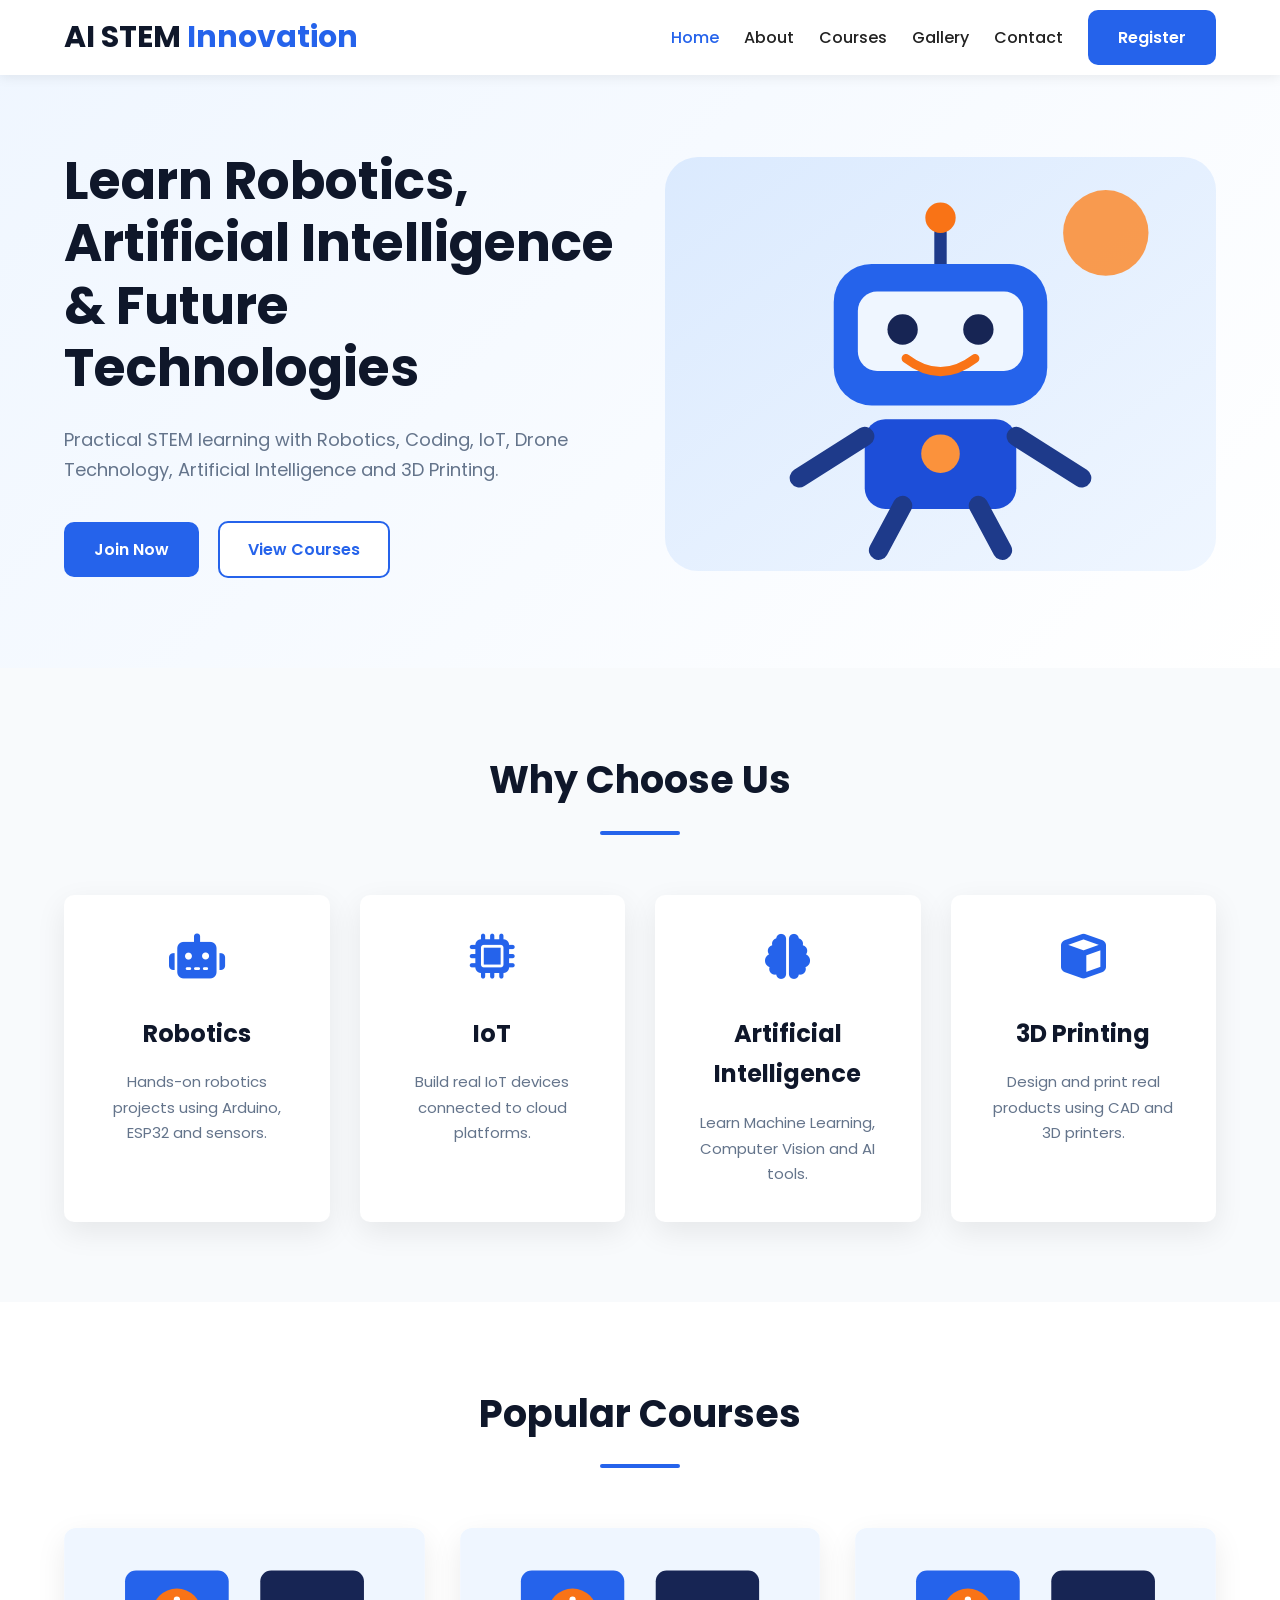
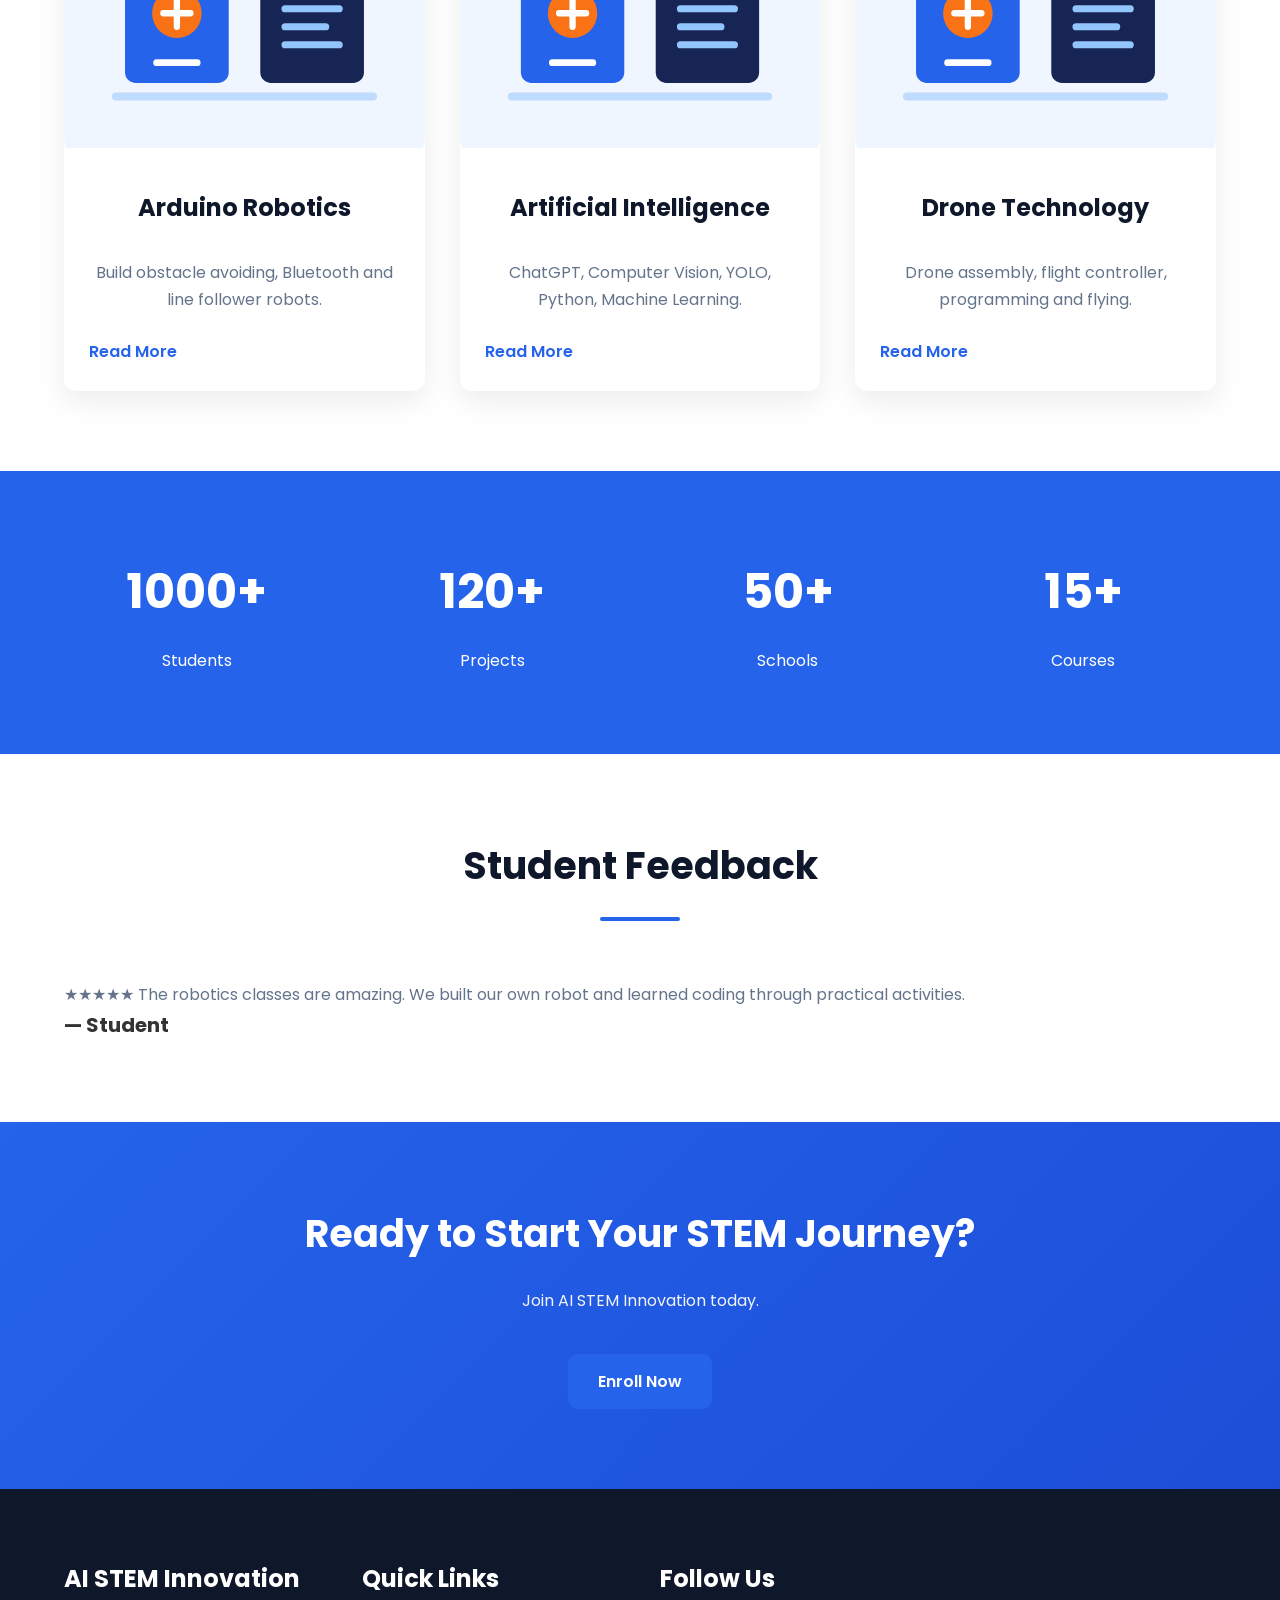
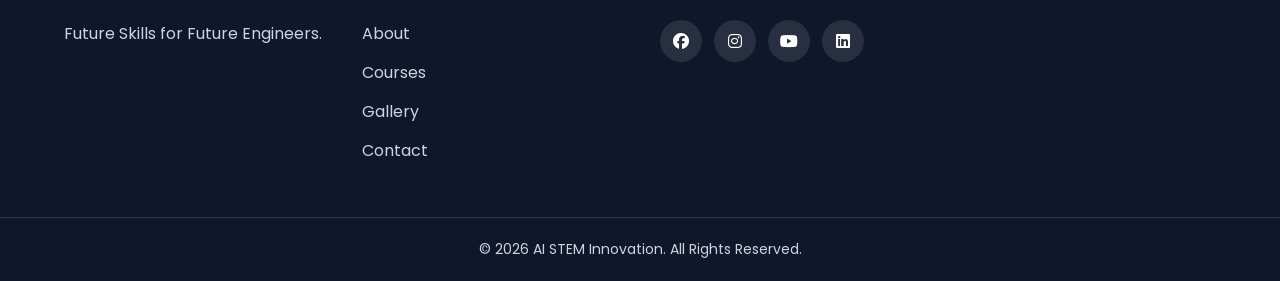
<file: index.html>
<!DOCTYPE html>
<html lang="en">
<head>
    <meta charset="UTF-8">
    <meta name="viewport" content="width=device-width, initial-scale=1.0">
    <title>AI STEM Innovation | Robotics, AI & Coding Academy</title>

    <meta name="description"
        content="AI STEM Innovation offers Robotics, Artificial Intelligence, IoT, Coding, Drone Technology and 3D Printing courses for school students.">

    <link rel="stylesheet" href="css/style.css">
    <link rel="stylesheet" href="css/responsive.css">

    <link rel="preconnect" href="https://fonts.googleapis.com">
    <link rel="preconnect" href="https://fonts.gstatic.com" crossorigin>

    <link href="https://fonts.googleapis.com/css2?family=Poppins:wght@300;400;500;600;700;800&display=swap"
        rel="stylesheet">

    <link rel="stylesheet"
        href="https://cdnjs.cloudflare.com/ajax/libs/font-awesome/6.7.1/css/all.min.css">
</head>

<body>

<!-- ================= HEADER ================= -->

<header>

    <div class="container">

        <div class="logo">
            <h2>AI STEM <span>Innovation</span></h2>
        </div>

        <nav id="navMenu">

            <ul>

                <li><a href="#home">Home</a></li>

                <li><a href="about.html">About</a></li>

                <li><a href="courses.html">Courses</a></li>

                <li><a href="gallery.html">Gallery</a></li>

                <li><a href="contact.html">Contact</a></li>

                <li><a href="register.html" class="btn">Register</a></li>

            </ul>

        </nav>

        <div class="menu-btn" id="menuBtn">

            <i class="fa-solid fa-bars"></i>

        </div>

    </div>

</header>

<!-- ================= HERO ================= -->

<section class="hero" id="home">

    <div class="container hero-grid">

        <div class="hero-content">

            <h1>

                Learn Robotics,
                Artificial Intelligence &
                Future Technologies

            </h1>

            <p>

                Practical STEM learning with Robotics,
                Coding, IoT, Drone Technology,
                Artificial Intelligence and
                3D Printing.

            </p>

            <div class="hero-buttons">

                <a href="register.html" class="primary-btn">

                    Join Now

                </a>

                <a href="courses.html" class="secondary-btn">

                    View Courses

                </a>

            </div>

        </div>

        <div class="hero-image">

            <img src="images/robot.svg" alt="Student building a robot">

        </div>

    </div>

</section>

<!-- ================= FEATURES ================= -->

<section class="features">

<div class="container">

<h2 class="section-title">

Why Choose Us

</h2>

<div class="feature-grid">

<div class="card">

<i class="fa-solid fa-robot"></i>

<h3>Robotics</h3>

<p>

Hands-on robotics projects
using Arduino, ESP32 and sensors.

</p>

</div>

<div class="card">

<i class="fa-solid fa-microchip"></i>

<h3>IoT</h3>

<p>

Build real IoT devices
connected to cloud platforms.

</p>

</div>

<div class="card">

<i class="fa-solid fa-brain"></i>

<h3>Artificial Intelligence</h3>

<p>

Learn Machine Learning,
Computer Vision and AI tools.

</p>

</div>

<div class="card">

<i class="fa-solid fa-cube"></i>

<h3>3D Printing</h3>

<p>

Design and print real products
using CAD and 3D printers.

</p>

</div>

</div>

</div>

</section>

<!-- ================= COURSES ================= -->

<section class="courses">

<div class="container">

<h2 class="section-title">

Popular Courses

</h2>

<div class="course-grid">

<div class="course">

<img src="images/courses.svg" alt="Arduino robotics course">

<h3>Arduino Robotics</h3>

<p>

Build obstacle avoiding,
Bluetooth and line follower robots.

</p>

<a href="courses.html">

Read More

</a>

</div>

<div class="course">

<img src="images/courses.svg" alt="Artificial intelligence course">

<h3>Artificial Intelligence</h3>

<p>

ChatGPT,
Computer Vision,
YOLO,
Python,
Machine Learning.

</p>

<a href="courses.html">

Read More

</a>

</div>

<div class="course">

<img src="images/courses.svg" alt="Drone technology course">

<h3>Drone Technology</h3>

<p>

Drone assembly,
flight controller,
programming and flying.

</p>

<a href="courses.html">

Read More

</a>

</div>

</div>

</div>

</section>

<!-- ================= COUNTER ================= -->

<section class="counter">

<div class="container counter-grid">

<div>

<h2 id="students">1000+</h2>

<p>Students</p>

</div>

<div>

<h2>120+</h2>

<p>Projects</p>

</div>

<div>

<h2>50+</h2>

<p>Schools</p>

</div>

<div>

<h2>15+</h2>

<p>Courses</p>

</div>

</div>

</section>

<!-- ================= TESTIMONIAL ================= -->

<section class="testimonial">

<div class="container">

<h2 class="section-title">

Student Feedback

</h2>

<div class="testimonial-box">

<p>

★★★★★

The robotics classes are amazing.
We built our own robot and learned coding
through practical activities.

</p>

<h4>

— Student

</h4>

</div>

</div>

</section>

<!-- ================= CTA ================= -->

<section class="cta">

<div class="container">

<h2>

Ready to Start Your STEM Journey?

</h2>

<p>

Join AI STEM Innovation today.

</p>

<a href="register.html" class="primary-btn">

Enroll Now

</a>

</div>

</section>

<!-- ================= FOOTER ================= -->

<footer>

<div class="container footer-grid">

<div>

<h3>

AI STEM Innovation

</h3>

<p>

Future Skills for Future Engineers.

</p>

</div>

<div>

<h3>

Quick Links

</h3>

<ul>

<li><a href="about.html">About</a></li>

<li><a href="courses.html">Courses</a></li>

<li><a href="gallery.html">Gallery</a></li>

<li><a href="contact.html">Contact</a></li>

</ul>

</div>

<div>

<h3>

Follow Us

</h3>

<div class="social">

<a href="#"><i class="fab fa-facebook"></i></a>

<a href="#"><i class="fab fa-instagram"></i></a>

<a href="#"><i class="fab fa-youtube"></i></a>

<a href="#"><i class="fab fa-linkedin"></i></a>

</div>

</div>

</div>

<div class="copyright">

© 2026 AI STEM Innovation.
All Rights Reserved.

</div>

</footer>

<script src="js/script.js"></script>

</body>
</html>
</file>
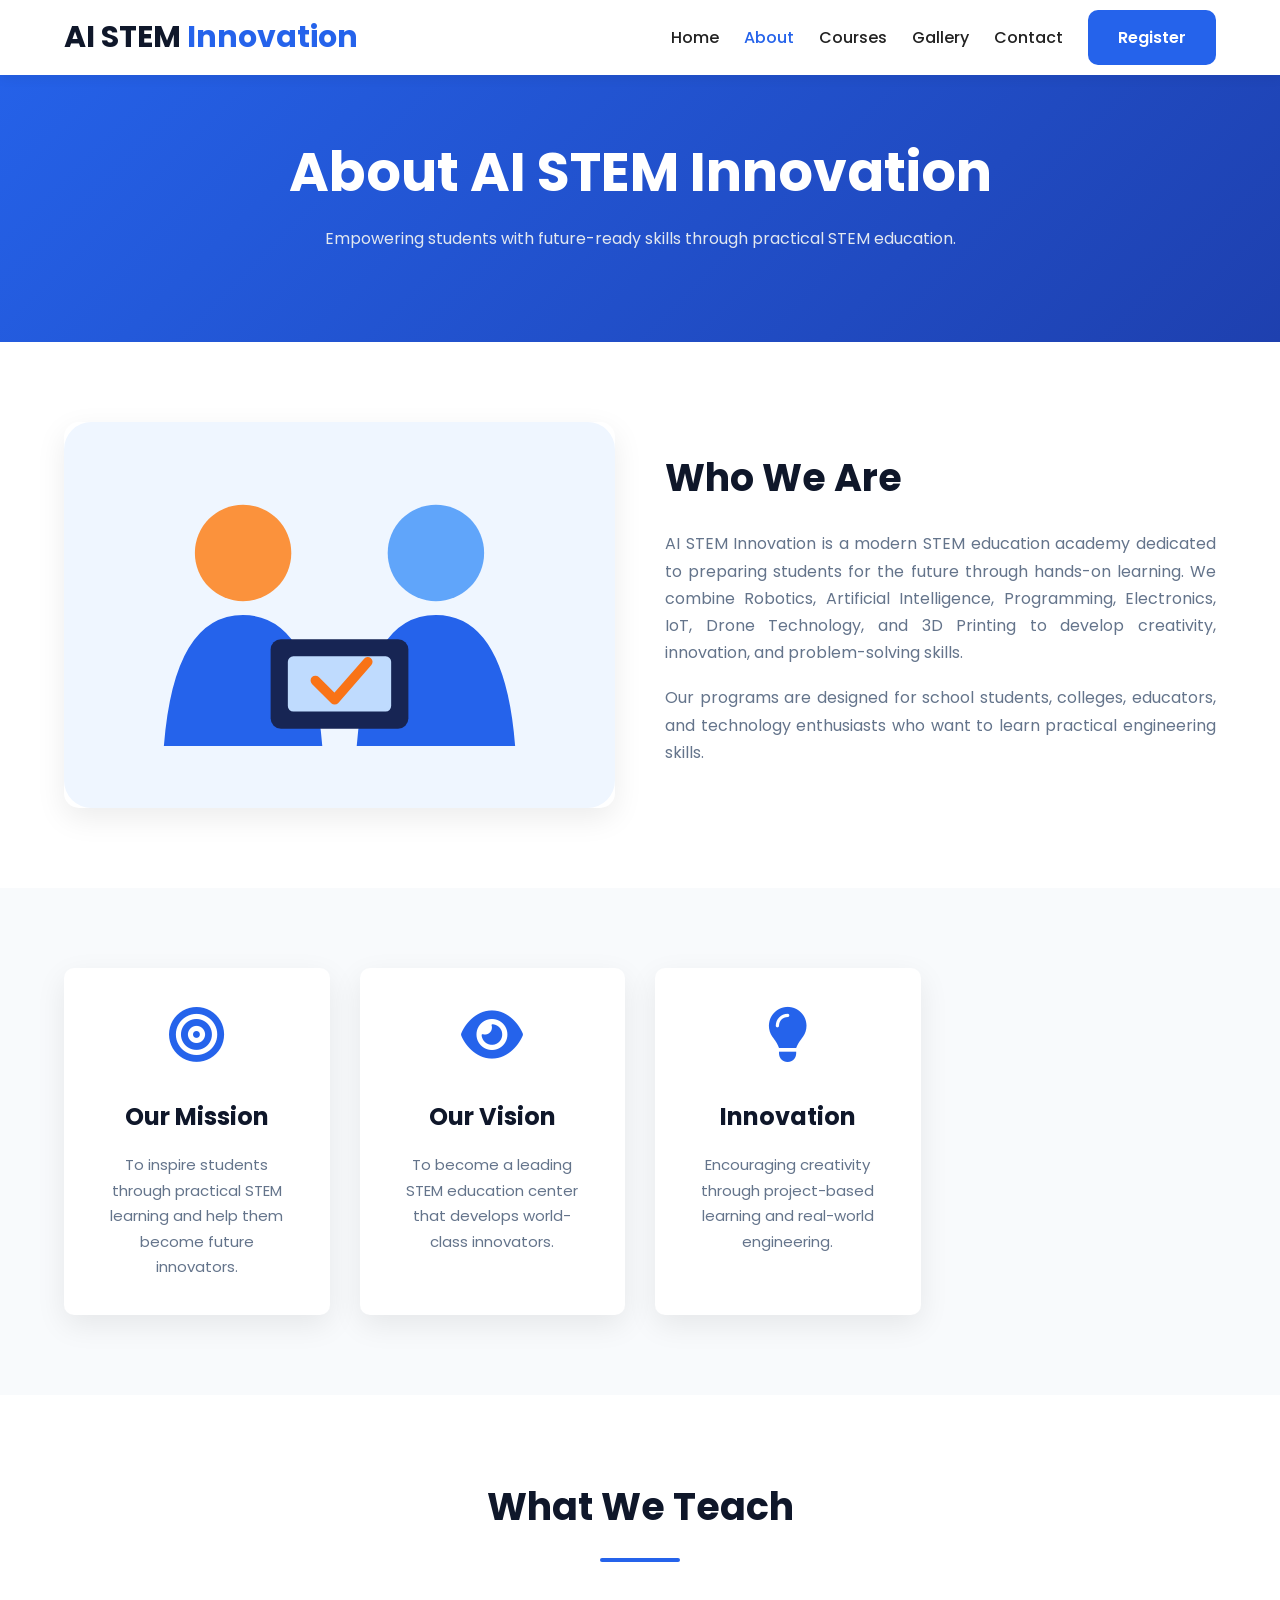
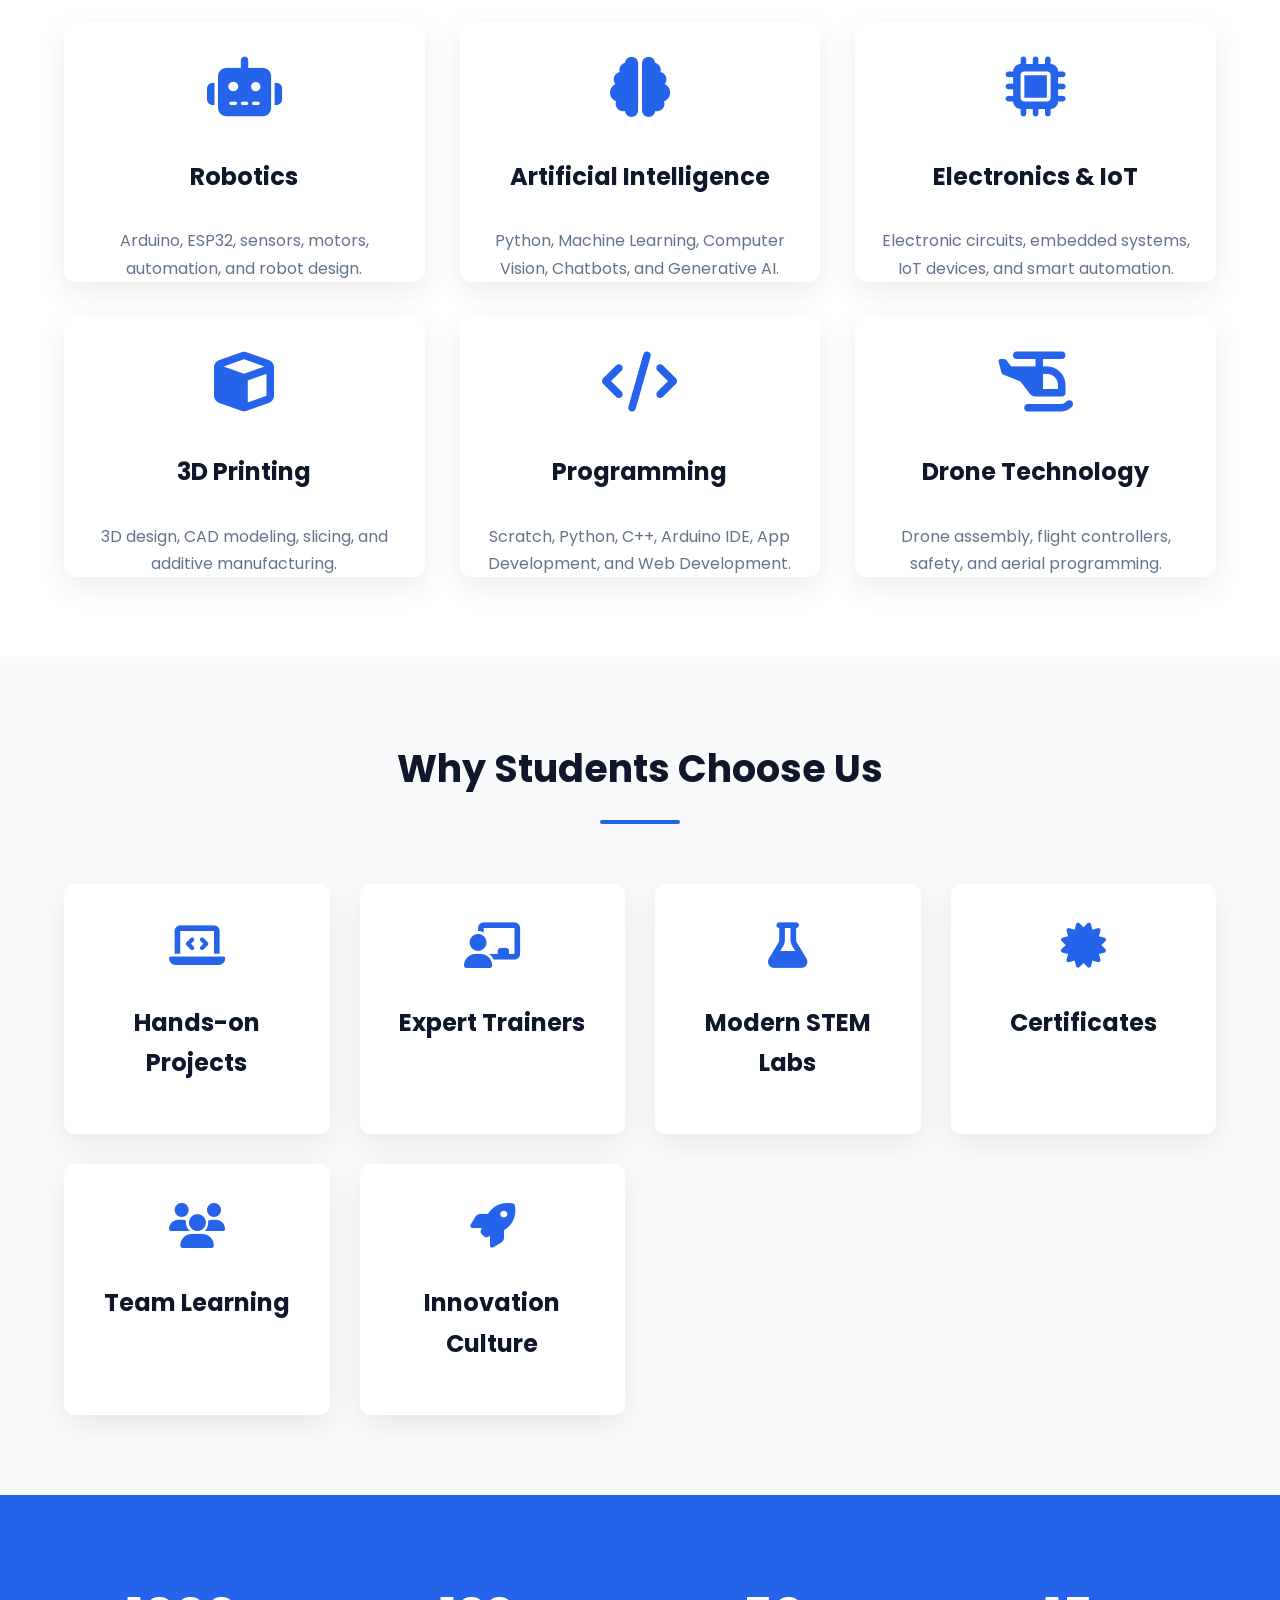
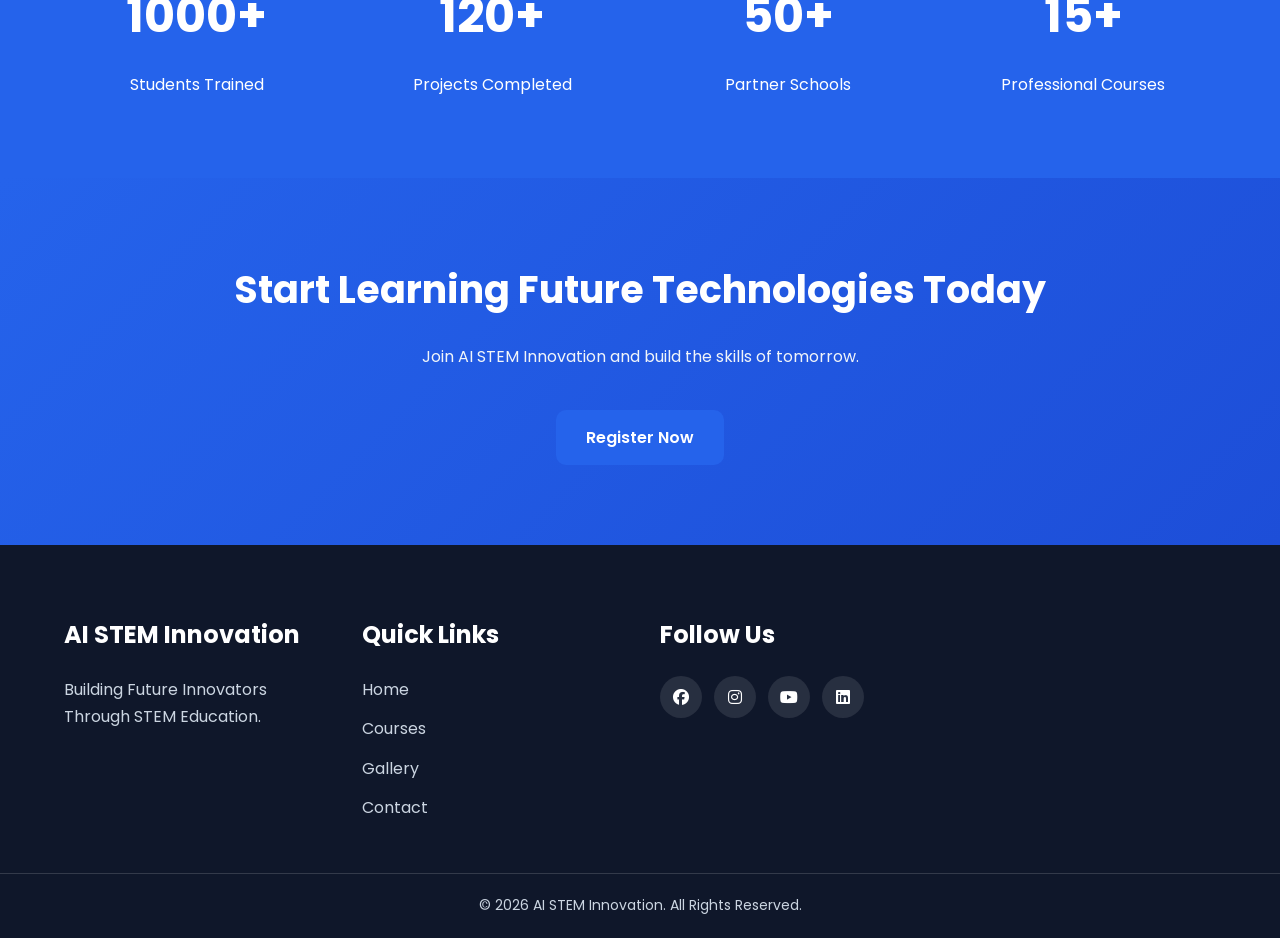
<file: about.html>
<!DOCTYPE html>
<html lang="en">
<head>
    <meta charset="UTF-8">
    <meta name="viewport" content="width=device-width, initial-scale=1.0">
    <title>About Us | AI STEM Innovation</title>

    <meta name="description"
        content="Learn about AI STEM Innovation, our mission, vision, and STEM education programs.">

    <link rel="stylesheet" href="css/style.css">
    <link rel="stylesheet" href="css/responsive.css">

    <link rel="preconnect" href="https://fonts.googleapis.com">
    <link rel="preconnect" href="https://fonts.gstatic.com" crossorigin>

    <link href="https://fonts.googleapis.com/css2?family=Poppins:wght@300;400;500;600;700;800&display=swap" rel="stylesheet">

    <link rel="stylesheet"
        href="https://cdnjs.cloudflare.com/ajax/libs/font-awesome/6.7.1/css/all.min.css">
</head>

<body>

<!-- ================= HEADER ================= -->

<header>

    <div class="container">

        <div class="logo">
            <h2>AI STEM <span>Innovation</span></h2>
        </div>

        <nav id="navMenu">

            <ul>

                <li><a href="index.html">Home</a></li>

                <li><a href="about.html" class="active">About</a></li>

                <li><a href="courses.html">Courses</a></li>

                <li><a href="gallery.html">Gallery</a></li>

                <li><a href="contact.html">Contact</a></li>

                <li><a href="register.html" class="btn">Register</a></li>

            </ul>

        </nav>

        <div class="menu-btn" id="menuBtn">
            <i class="fa-solid fa-bars"></i>
        </div>

    </div>

</header>

<!-- ================= PAGE TITLE ================= -->

<section class="page-banner">

    <div class="container">

        <h1>About AI STEM Innovation</h1>

        <p>
            Empowering students with future-ready skills through practical STEM education.
        </p>

    </div>

</section>

<!-- ================= ABOUT ================= -->

<section class="about">

    <div class="container about-grid">

        <div class="about-image">

            <img src="images/about.svg" alt="STEM Education">

        </div>

        <div class="about-content">

            <h2>Who We Are</h2>

            <p>

                AI STEM Innovation is a modern STEM education academy dedicated to
                preparing students for the future through hands-on learning.
                We combine Robotics, Artificial Intelligence, Programming,
                Electronics, IoT, Drone Technology, and 3D Printing to develop
                creativity, innovation, and problem-solving skills.

            </p>

            <p>

                Our programs are designed for school students, colleges,
                educators, and technology enthusiasts who want to learn
                practical engineering skills.

            </p>

        </div>

    </div>

</section>

<!-- ================= MISSION & VISION ================= -->

<section class="mission">

<div class="container">

<div class="feature-grid">

<div class="card">

<i class="fa-solid fa-bullseye"></i>

<h3>Our Mission</h3>

<p>

To inspire students through practical STEM learning and help them become future innovators.

</p>

</div>

<div class="card">

<i class="fa-solid fa-eye"></i>

<h3>Our Vision</h3>

<p>

To become a leading STEM education center that develops world-class innovators.

</p>

</div>

<div class="card">

<i class="fa-solid fa-lightbulb"></i>

<h3>Innovation</h3>

<p>

Encouraging creativity through project-based learning and real-world engineering.

</p>

</div>

</div>

</div>

</section>

<!-- ================= WHAT WE TEACH ================= -->

<section class="courses">

<div class="container">

<h2 class="section-title">

What We Teach

</h2>

<div class="course-grid">

<div class="course">

<i class="fa-solid fa-robot fa-3x"></i>

<h3>Robotics</h3>

<p>

Arduino, ESP32, sensors, motors, automation, and robot design.

</p>

</div>

<div class="course">

<i class="fa-solid fa-brain fa-3x"></i>

<h3>Artificial Intelligence</h3>

<p>

Python, Machine Learning, Computer Vision, Chatbots, and Generative AI.

</p>

</div>

<div class="course">

<i class="fa-solid fa-microchip fa-3x"></i>

<h3>Electronics & IoT</h3>

<p>

Electronic circuits, embedded systems, IoT devices, and smart automation.

</p>

</div>

<div class="course">

<i class="fa-solid fa-cube fa-3x"></i>

<h3>3D Printing</h3>

<p>

3D design, CAD modeling, slicing, and additive manufacturing.

</p>

</div>

<div class="course">

<i class="fa-solid fa-code fa-3x"></i>

<h3>Programming</h3>

<p>

Scratch, Python, C++, Arduino IDE, App Development, and Web Development.

</p>

</div>

<div class="course">

<i class="fa-solid fa-helicopter fa-3x"></i>

<h3>Drone Technology</h3>

<p>

Drone assembly, flight controllers, safety, and aerial programming.

</p>

</div>

</div>

</div>

</section>

<!-- ================= WHY US ================= -->

<section class="features">

<div class="container">

<h2 class="section-title">

Why Students Choose Us

</h2>

<div class="feature-grid">

<div class="card">

<i class="fa-solid fa-laptop-code"></i>

<h3>Hands-on Projects</h3>

</div>

<div class="card">

<i class="fa-solid fa-chalkboard-teacher"></i>

<h3>Expert Trainers</h3>

</div>

<div class="card">

<i class="fa-solid fa-flask"></i>

<h3>Modern STEM Labs</h3>

</div>

<div class="card">

<i class="fa-solid fa-certificate"></i>

<h3>Certificates</h3>

</div>

<div class="card">

<i class="fa-solid fa-users"></i>

<h3>Team Learning</h3>

</div>

<div class="card">

<i class="fa-solid fa-rocket"></i>

<h3>Innovation Culture</h3>

</div>

</div>

</div>

</section>

<!-- ================= STATISTICS ================= -->

<section class="counter">

<div class="container counter-grid">

<div>

<h2>1000+</h2>

<p>Students Trained</p>

</div>

<div>

<h2>120+</h2>

<p>Projects Completed</p>

</div>

<div>

<h2>50+</h2>

<p>Partner Schools</p>

</div>

<div>

<h2>15+</h2>

<p>Professional Courses</p>

</div>

</div>

</section>

<!-- ================= CTA ================= -->

<section class="cta">

<div class="container">

<h2>

Start Learning Future Technologies Today

</h2>

<p>

Join AI STEM Innovation and build the skills of tomorrow.

</p>

<a href="register.html" class="primary-btn">

Register Now

</a>

</div>

</section>

<!-- ================= FOOTER ================= -->

<footer>

<div class="container footer-grid">

<div>

<h3>AI STEM Innovation</h3>

<p>

Building Future Innovators Through STEM Education.

</p>

</div>

<div>

<h3>Quick Links</h3>

<ul>

<li><a href="index.html">Home</a></li>

<li><a href="courses.html">Courses</a></li>

<li><a href="gallery.html">Gallery</a></li>

<li><a href="contact.html">Contact</a></li>

</ul>

</div>

<div>

<h3>Follow Us</h3>

<div class="social">

<a href="#"><i class="fab fa-facebook"></i></a>

<a href="#"><i class="fab fa-instagram"></i></a>

<a href="#"><i class="fab fa-youtube"></i></a>

<a href="#"><i class="fab fa-linkedin"></i></a>

</div>

</div>

</div>

<div class="copyright">

© 2026 AI STEM Innovation. All Rights Reserved.

</div>

</footer>

<script src="js/script.js"></script>

</body>
</html>
</file>
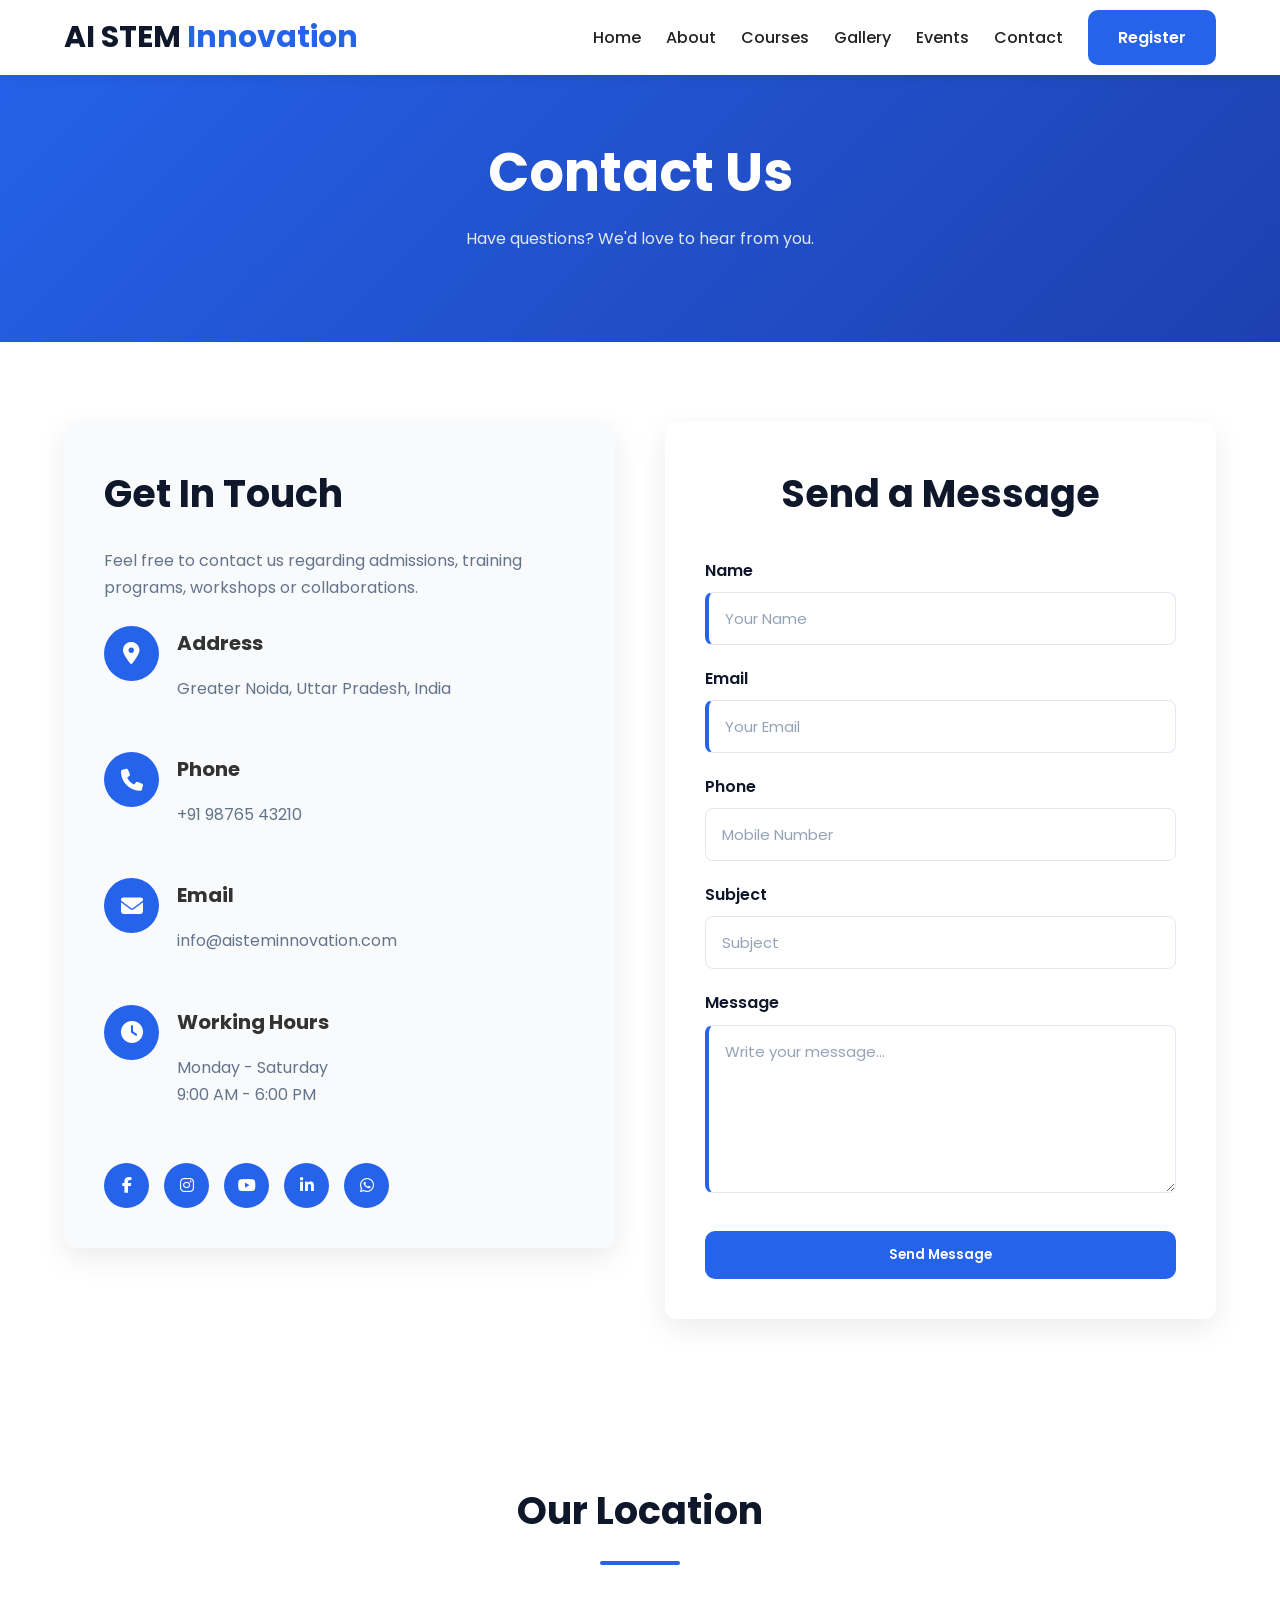
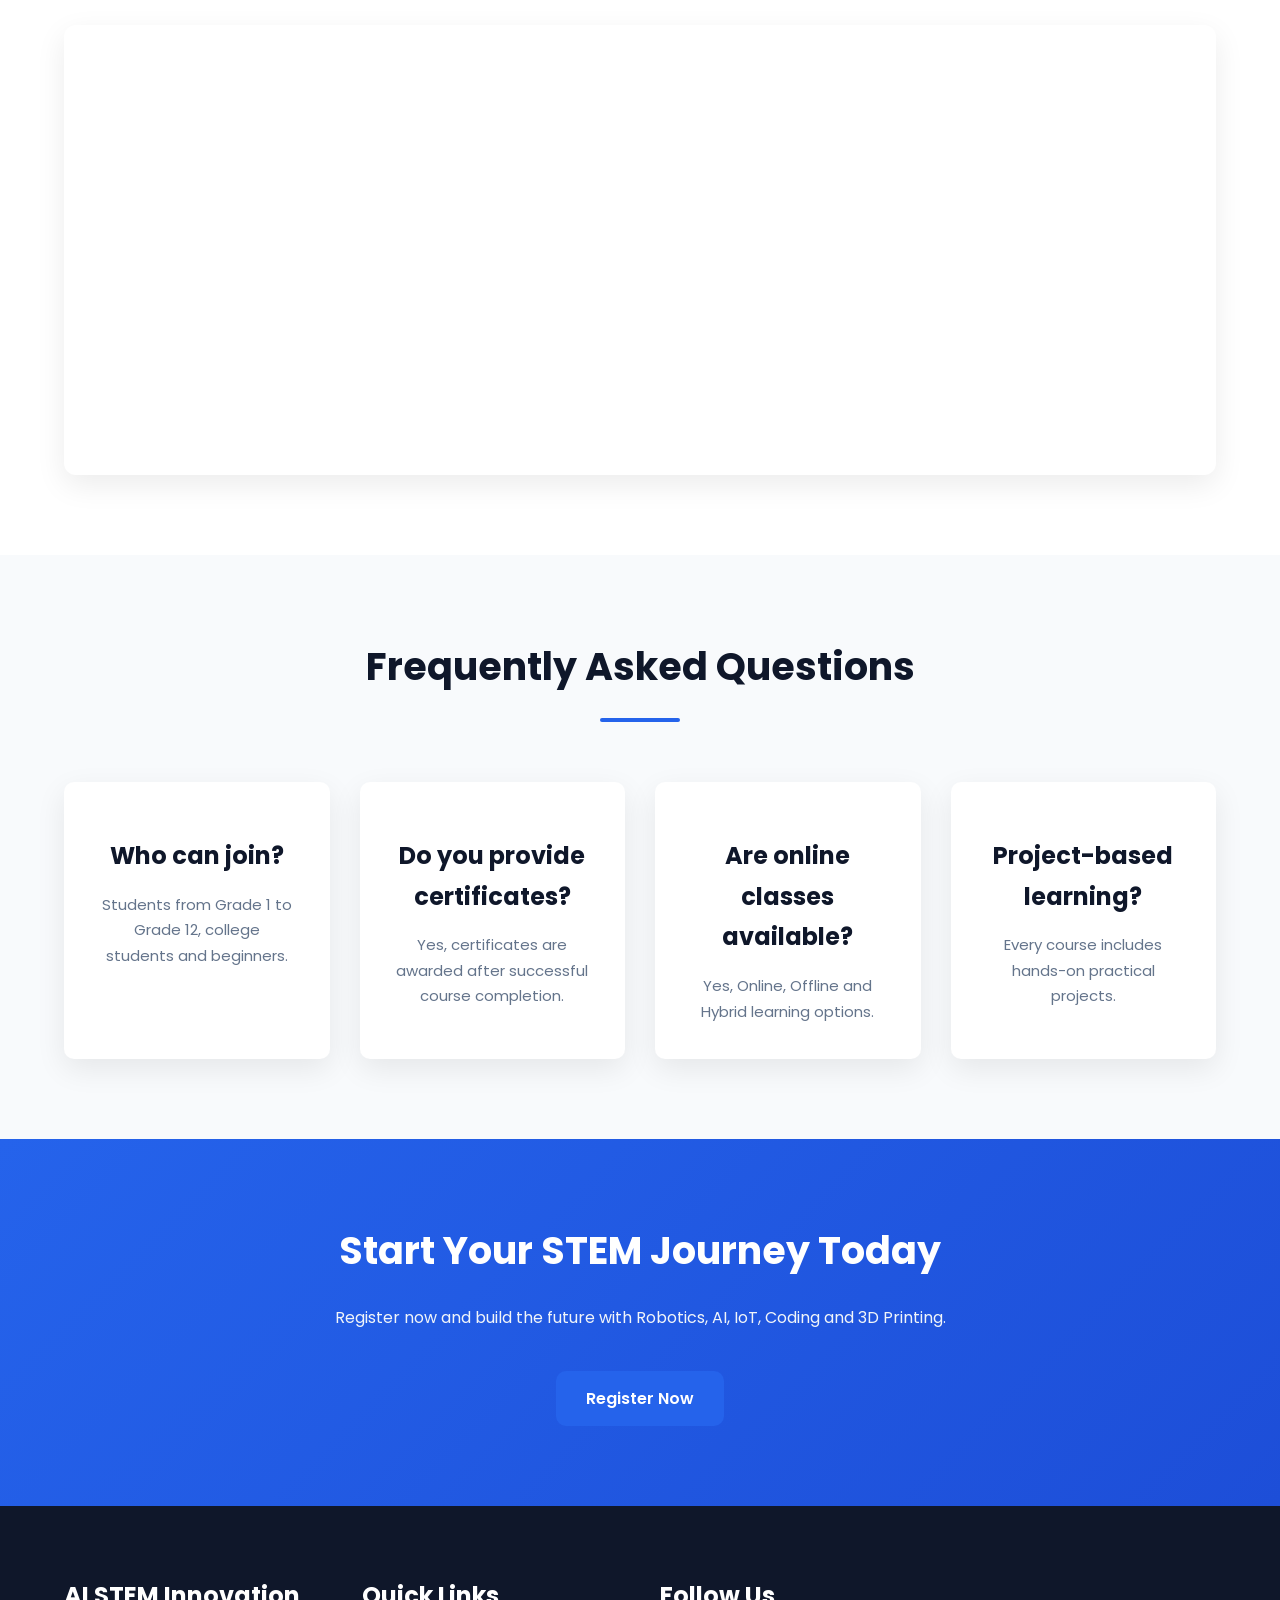
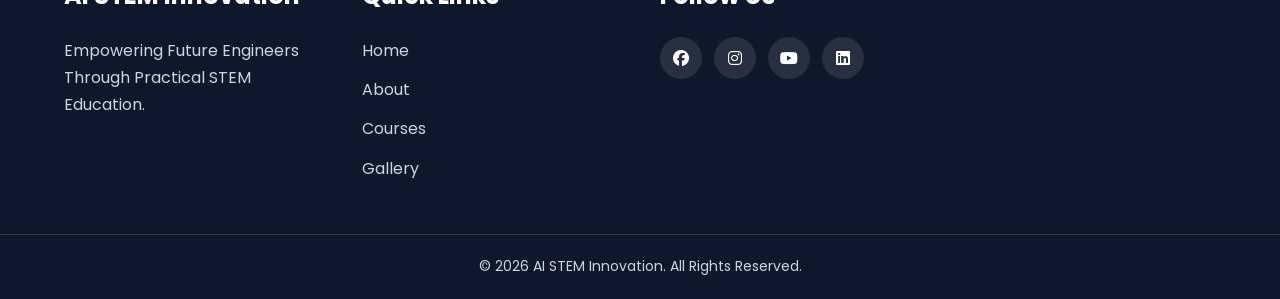
<file: contact (1).html>
<!DOCTYPE html>
<html lang="en">

<head>
    <meta charset="UTF-8">
    <meta name="viewport" content="width=device-width, initial-scale=1.0">

    <title>Contact Us | AI STEM Innovation</title>

    <meta name="description"
        content="Contact AI STEM Innovation for Robotics, AI, IoT, Coding, Drone Technology and STEM courses.">

    <link rel="stylesheet" href="css/style.css">
    <link rel="stylesheet" href="css/responsive.css">

    <link rel="preconnect" href="https://fonts.googleapis.com">
    <link rel="preconnect" href="https://fonts.gstatic.com" crossorigin>

    <link href="https://fonts.googleapis.com/css2?family=Poppins:wght@300;400;500;600;700;800&display=swap"
        rel="stylesheet">

    <link rel="stylesheet"
        href="https://cdnjs.cloudflare.com/ajax/libs/font-awesome/6.7.1/css/all.min.css">
</head>

<body>

<!-- ================= HEADER ================= -->

<header>

<div class="container">

<div class="logo">
<h2>AI STEM <span>Innovation</span></h2>
</div>

<nav id="navMenu">

<ul>

<li><a href="index.html">Home</a></li>
<li><a href="about.html">About</a></li>
<li><a href="courses.html">Courses</a></li>
<li><a href="gallery.html">Gallery</a></li>
<li><a href="events.html">Events</a></li>
<li><a href="contact.html" class="active">Contact</a></li>
<li><a href="register.html" class="btn">Register</a></li>

</ul>

</nav>

<div class="menu-btn" id="menuBtn">
<i class="fa-solid fa-bars"></i>
</div>

</div>

</header>

<!-- ================= PAGE BANNER ================= -->

<section class="page-banner">

<div class="container">

<h1>Contact Us</h1>

<p>

Have questions? We'd love to hear from you.

</p>

</div>

</section>

<!-- ================= CONTACT ================= -->

<section class="contact-section">

<div class="container contact-grid">

<!-- Contact Information -->

<div class="contact-info">

<h2>Get In Touch</h2>

<p>

Feel free to contact us regarding admissions,
training programs, workshops or collaborations.

</p>

<div class="contact-item">

<i class="fa-solid fa-location-dot"></i>

<div>

<h4>Address</h4>

<p>

Greater Noida, Uttar Pradesh, India

</p>

</div>

</div>

<div class="contact-item">

<i class="fa-solid fa-phone"></i>

<div>

<h4>Phone</h4>

<p>

+91 98765 43210

</p>

</div>

</div>

<div class="contact-item">

<i class="fa-solid fa-envelope"></i>

<div>

<h4>Email</h4>

<p>

info@aisteminnovation.com

</p>

</div>

</div>

<div class="contact-item">

<i class="fa-solid fa-clock"></i>

<div>

<h4>Working Hours</h4>

<p>

Monday - Saturday<br>
9:00 AM - 6:00 PM

</p>

</div>

</div>

<div class="social">

<a href="#"><i class="fab fa-facebook-f"></i></a>
<a href="#"><i class="fab fa-instagram"></i></a>
<a href="#"><i class="fab fa-youtube"></i></a>
<a href="#"><i class="fab fa-linkedin-in"></i></a>
<a href="#"><i class="fab fa-whatsapp"></i></a>

</div>

</div>

<!-- Contact Form -->

<div class="contact-form">

<h2>Send a Message</h2>

<form id="contactForm">

<div class="form-group">

<label>Name</label>

<input
type="text"
id="name"
placeholder="Your Name"
required>

</div>

<div class="form-group">

<label>Email</label>

<input
type="email"
id="email"
placeholder="Your Email"
required>

</div>

<div class="form-group">

<label>Phone</label>

<input
type="tel"
id="phone"
placeholder="Mobile Number">

</div>

<div class="form-group">

<label>Subject</label>

<input
type="text"
id="subject"
placeholder="Subject">

</div>

<div class="form-group">

<label>Message</label>

<textarea
id="message"
rows="6"
placeholder="Write your message..."
required></textarea>

</div>

<button
type="submit"
class="primary-btn">

Send Message

</button>

</form>

<div
id="contactSuccess"
style="display:none; margin-top:20px;">

<h3 style="color:green;">

✔ Message Sent Successfully

</h3>

<p>

Thank you for contacting us.
We will get back to you shortly.

</p>

</div>

</div>

</div>

</section>

<!-- ================= GOOGLE MAP ================= -->

<section class="map-section">

<div class="container">

<h2 class="section-title">

Our Location

</h2>

<div class="map">

<iframe
src="https://www.google.com/maps?q=Greater%20Noida&output=embed"
width="100%"
height="450"
style="border:0;"
allowfullscreen=""
loading="lazy">
</iframe>

</div>

</div>

</section>

<!-- ================= FAQ ================= -->

<section class="features">

<div class="container">

<h2 class="section-title">

Frequently Asked Questions

</h2>

<div class="feature-grid">

<div class="card">

<h3>

Who can join?

</h3>

<p>

Students from Grade 1 to Grade 12,
college students and beginners.

</p>

</div>

<div class="card">

<h3>

Do you provide certificates?

</h3>

<p>

Yes, certificates are awarded
after successful course completion.

</p>

</div>

<div class="card">

<h3>

Are online classes available?

</h3>

<p>

Yes, Online,
Offline and Hybrid learning options.

</p>

</div>

<div class="card">

<h3>

Project-based learning?

</h3>

<p>

Every course includes
hands-on practical projects.

</p>

</div>

</div>

</div>

</section>

<!-- ================= CTA ================= -->

<section class="cta">

<div class="container">

<h2>

Start Your STEM Journey Today

</h2>

<p>

Register now and build the future with Robotics,
AI, IoT, Coding and 3D Printing.

</p>

<a href="register.html" class="primary-btn">

Register Now

</a>

</div>

</section>

<!-- ================= FOOTER ================= -->

<footer>

<div class="container footer-grid">

<div>

<h3>AI STEM Innovation</h3>

<p>

Empowering Future Engineers Through Practical STEM Education.

</p>

</div>

<div>

<h3>Quick Links</h3>

<ul>

<li><a href="index.html">Home</a></li>
<li><a href="about.html">About</a></li>
<li><a href="courses.html">Courses</a></li>
<li><a href="gallery.html">Gallery</a></li>

</ul>

</div>

<div>

<h3>Follow Us</h3>

<div class="social">

<a href="#"><i class="fab fa-facebook"></i></a>
<a href="#"><i class="fab fa-instagram"></i></a>
<a href="#"><i class="fab fa-youtube"></i></a>
<a href="#"><i class="fab fa-linkedin"></i></a>

</div>

</div>

</div>

<div class="copyright">

© 2026 AI STEM Innovation. All Rights Reserved.

</div>

</footer>

<script src="js/script.js"></script>

<script>
document.getElementById("contactForm").addEventListener("submit", function(e){

e.preventDefault();

document.getElementById("contactSuccess").style.display="block";

this.reset();

});
</script>

</body>

</html>
</file>
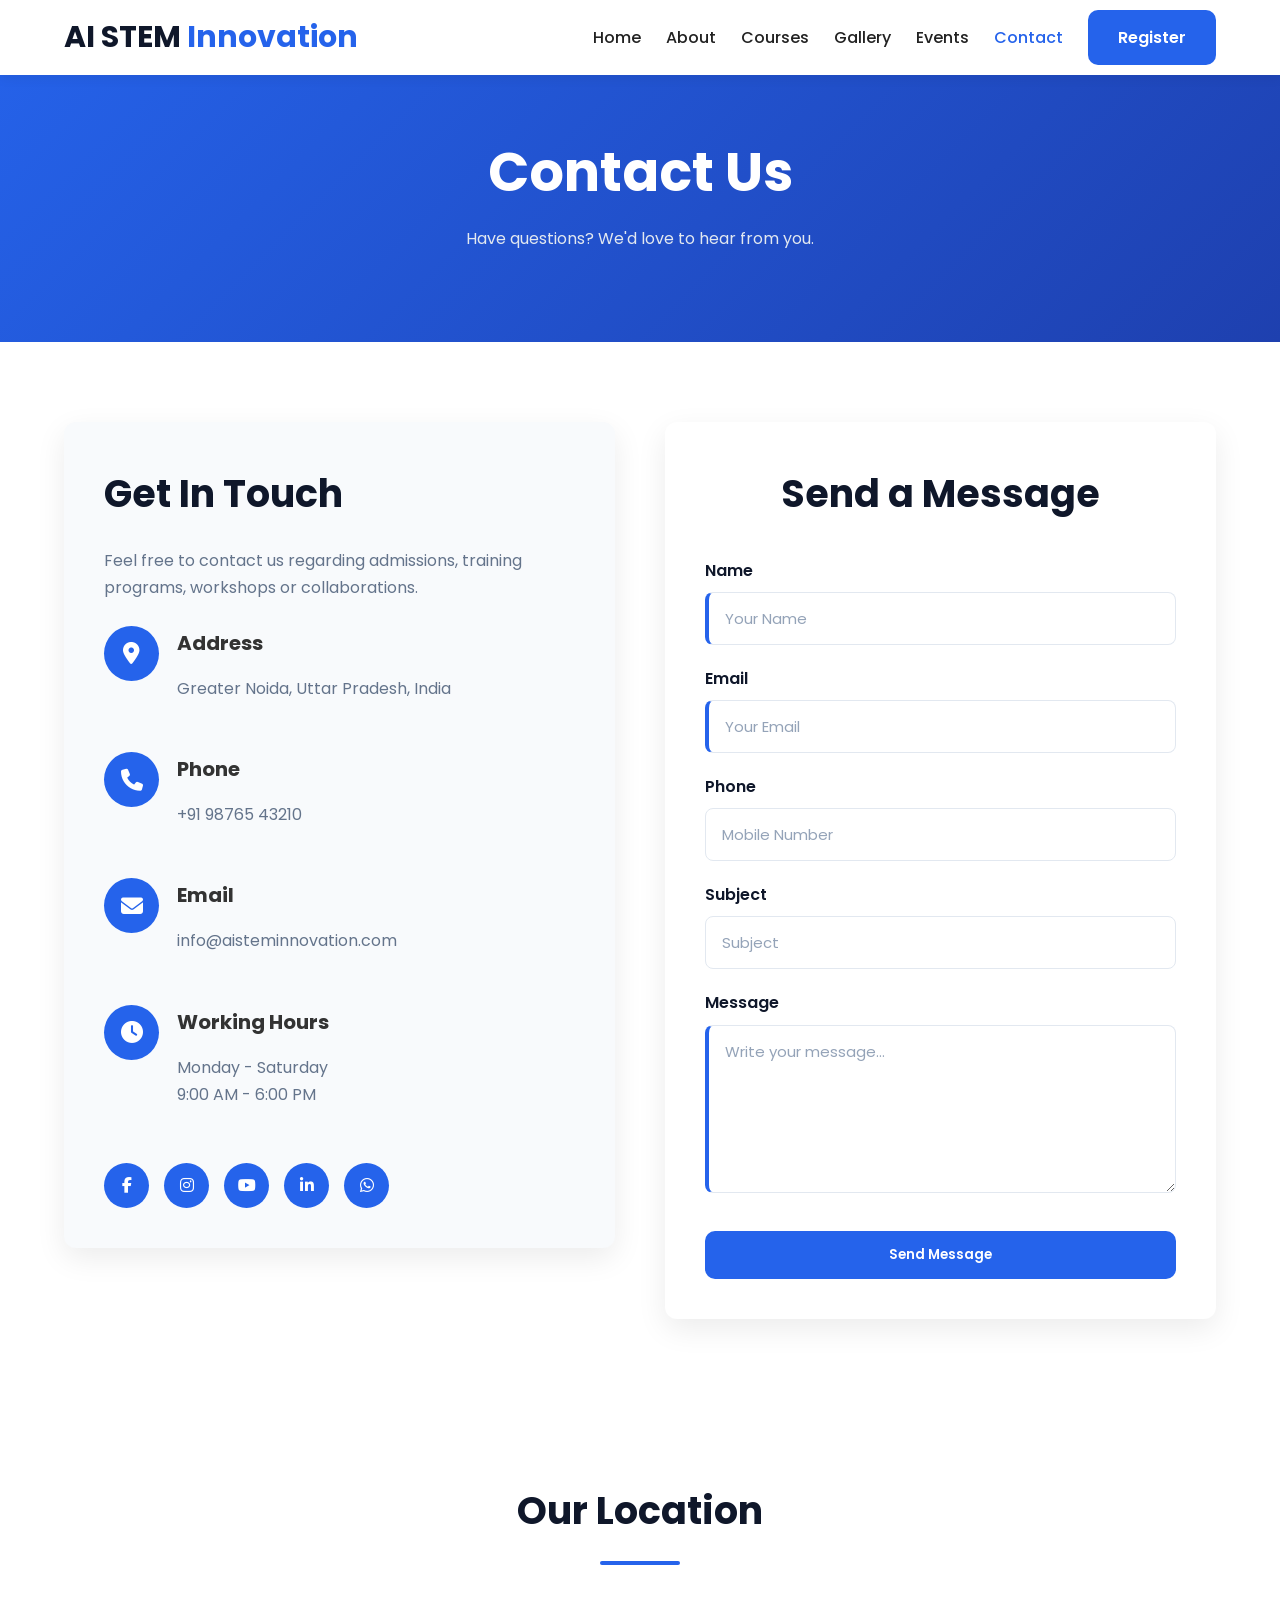
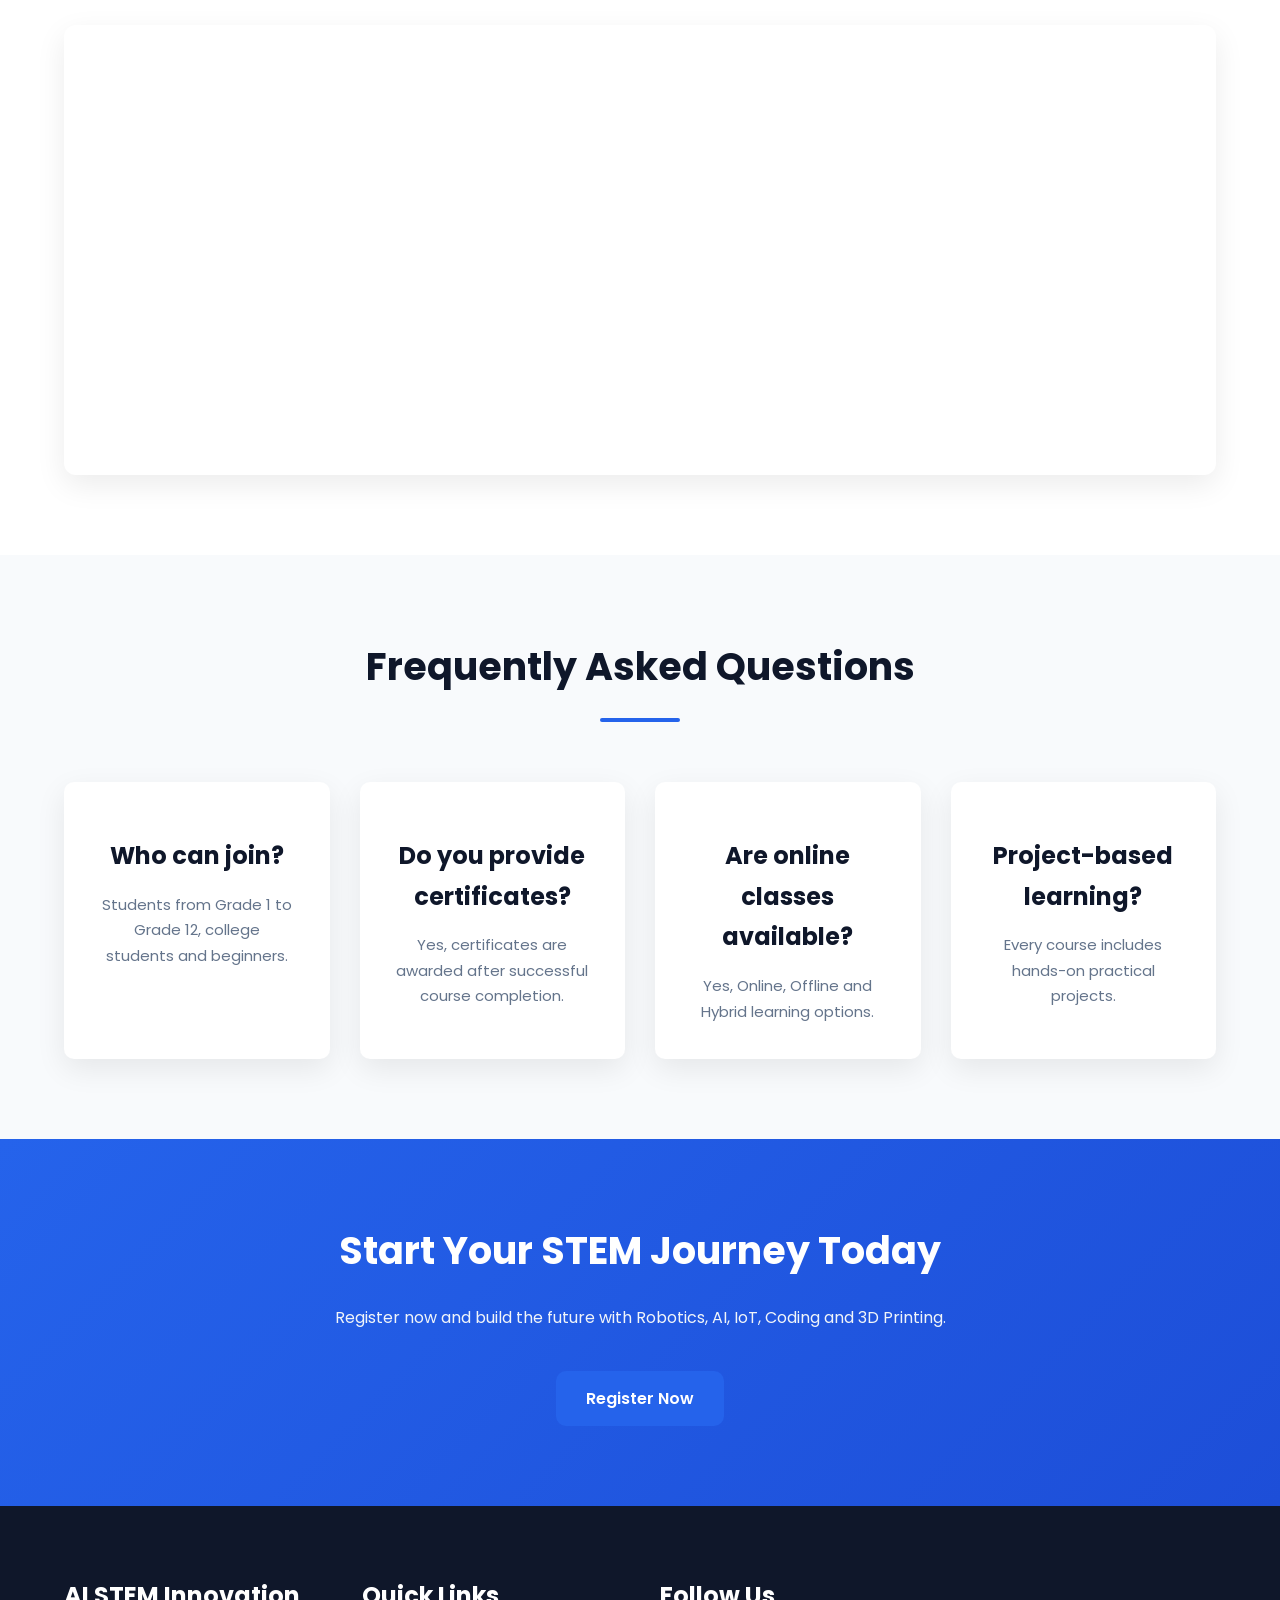
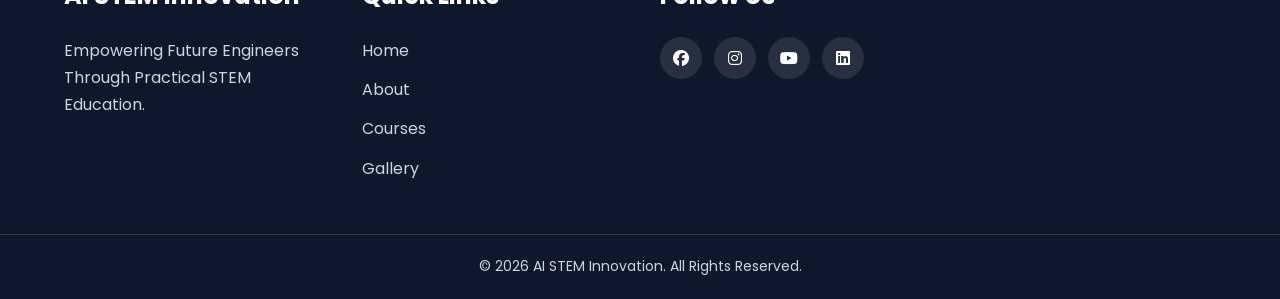
<file: contact.html>
<!DOCTYPE html>
<html lang="en">

<head>
    <meta charset="UTF-8">
    <meta name="viewport" content="width=device-width, initial-scale=1.0">

    <title>Contact Us | AI STEM Innovation</title>

    <meta name="description"
        content="Contact AI STEM Innovation for Robotics, AI, IoT, Coding, Drone Technology and STEM courses.">

    <link rel="stylesheet" href="css/style.css">
    <link rel="stylesheet" href="css/responsive.css">

    <link rel="preconnect" href="https://fonts.googleapis.com">
    <link rel="preconnect" href="https://fonts.gstatic.com" crossorigin>

    <link href="https://fonts.googleapis.com/css2?family=Poppins:wght@300;400;500;600;700;800&display=swap"
        rel="stylesheet">

    <link rel="stylesheet"
        href="https://cdnjs.cloudflare.com/ajax/libs/font-awesome/6.7.1/css/all.min.css">
</head>

<body>

<!-- ================= HEADER ================= -->

<header>

<div class="container">

<div class="logo">
<h2>AI STEM <span>Innovation</span></h2>
</div>

<nav id="navMenu">

<ul>

<li><a href="index.html">Home</a></li>
<li><a href="about.html">About</a></li>
<li><a href="courses.html">Courses</a></li>
<li><a href="gallery.html">Gallery</a></li>
<li><a href="events.html">Events</a></li>
<li><a href="contact.html" class="active">Contact</a></li>
<li><a href="register.html" class="btn">Register</a></li>

</ul>

</nav>

<div class="menu-btn" id="menuBtn">
<i class="fa-solid fa-bars"></i>
</div>

</div>

</header>

<!-- ================= PAGE BANNER ================= -->

<section class="page-banner">

<div class="container">

<h1>Contact Us</h1>

<p>

Have questions? We'd love to hear from you.

</p>

</div>

</section>

<!-- ================= CONTACT ================= -->

<section class="contact-section">

<div class="container contact-grid">

<!-- Contact Information -->

<div class="contact-info">

<h2>Get In Touch</h2>

<p>

Feel free to contact us regarding admissions,
training programs, workshops or collaborations.

</p>

<div class="contact-item">

<i class="fa-solid fa-location-dot"></i>

<div>

<h4>Address</h4>

<p>

Greater Noida, Uttar Pradesh, India

</p>

</div>

</div>

<div class="contact-item">

<i class="fa-solid fa-phone"></i>

<div>

<h4>Phone</h4>

<p>

+91 98765 43210

</p>

</div>

</div>

<div class="contact-item">

<i class="fa-solid fa-envelope"></i>

<div>

<h4>Email</h4>

<p>

info@aisteminnovation.com

</p>

</div>

</div>

<div class="contact-item">

<i class="fa-solid fa-clock"></i>

<div>

<h4>Working Hours</h4>

<p>

Monday - Saturday<br>
9:00 AM - 6:00 PM

</p>

</div>

</div>

<div class="social">

<a href="#"><i class="fab fa-facebook-f"></i></a>
<a href="#"><i class="fab fa-instagram"></i></a>
<a href="#"><i class="fab fa-youtube"></i></a>
<a href="#"><i class="fab fa-linkedin-in"></i></a>
<a href="#"><i class="fab fa-whatsapp"></i></a>

</div>

</div>

<!-- Contact Form -->

<div class="contact-form">

<h2>Send a Message</h2>

<form id="contactForm" name="contact" method="POST" action="/thanks.html" data-netlify="true" netlify-honeypot="bot-field">

<input type="hidden" name="form-name" value="contact">
<p hidden><label>Do not fill this out: <input name="bot-field"></label></p>

<div class="form-group">

<label>Name</label>

<input
type="text"
id="name"
name="name"
placeholder="Your Name"
required>

</div>

<div class="form-group">

<label>Email</label>

<input
type="email"
id="email"
name="email"
placeholder="Your Email"
required>

</div>

<div class="form-group">

<label>Phone</label>

<input
type="tel"
id="phone"
name="phone"
placeholder="Mobile Number">

</div>

<div class="form-group">

<label>Subject</label>

<input
type="text"
id="subject"
name="subject"
placeholder="Subject">

</div>

<div class="form-group">

<label>Message</label>

<textarea
id="message"
name="message"
rows="6"
placeholder="Write your message..."
required></textarea>

</div>

<button
type="submit"
class="primary-btn">

Send Message

</button>

</form>

<div
id="contactSuccess"
style="display:none; margin-top:20px;">

<h3 style="color:green;">

✔ Message Sent Successfully

</h3>

<p>

Thank you for contacting us.
We will get back to you shortly.

</p>

</div>

</div>

</div>

</section>

<!-- ================= GOOGLE MAP ================= -->

<section class="map-section">

<div class="container">

<h2 class="section-title">

Our Location

</h2>

<div class="map">

<iframe
src="https://www.google.com/maps?q=Greater%20Noida&output=embed"
width="100%"
height="450"
style="border:0;"
allowfullscreen=""
loading="lazy">
</iframe>

</div>

</div>

</section>

<!-- ================= FAQ ================= -->

<section class="features">

<div class="container">

<h2 class="section-title">

Frequently Asked Questions

</h2>

<div class="feature-grid">

<div class="card">

<h3>

Who can join?

</h3>

<p>

Students from Grade 1 to Grade 12,
college students and beginners.

</p>

</div>

<div class="card">

<h3>

Do you provide certificates?

</h3>

<p>

Yes, certificates are awarded
after successful course completion.

</p>

</div>

<div class="card">

<h3>

Are online classes available?

</h3>

<p>

Yes, Online,
Offline and Hybrid learning options.

</p>

</div>

<div class="card">

<h3>

Project-based learning?

</h3>

<p>

Every course includes
hands-on practical projects.

</p>

</div>

</div>

</div>

</section>

<!-- ================= CTA ================= -->

<section class="cta">

<div class="container">

<h2>

Start Your STEM Journey Today

</h2>

<p>

Register now and build the future with Robotics,
AI, IoT, Coding and 3D Printing.

</p>

<a href="register.html" class="primary-btn">

Register Now

</a>

</div>

</section>

<!-- ================= FOOTER ================= -->

<footer>

<div class="container footer-grid">

<div>

<h3>AI STEM Innovation</h3>

<p>

Empowering Future Engineers Through Practical STEM Education.

</p>

</div>

<div>

<h3>Quick Links</h3>

<ul>

<li><a href="index.html">Home</a></li>
<li><a href="about.html">About</a></li>
<li><a href="courses.html">Courses</a></li>
<li><a href="gallery.html">Gallery</a></li>

</ul>

</div>

<div>

<h3>Follow Us</h3>

<div class="social">

<a href="#"><i class="fab fa-facebook"></i></a>
<a href="#"><i class="fab fa-instagram"></i></a>
<a href="#"><i class="fab fa-youtube"></i></a>
<a href="#"><i class="fab fa-linkedin"></i></a>

</div>

</div>

</div>

<div class="copyright">

© 2026 AI STEM Innovation. All Rights Reserved.

</div>

</footer>

<script src="js/script.js"></script>

</body>

</html>
</file>
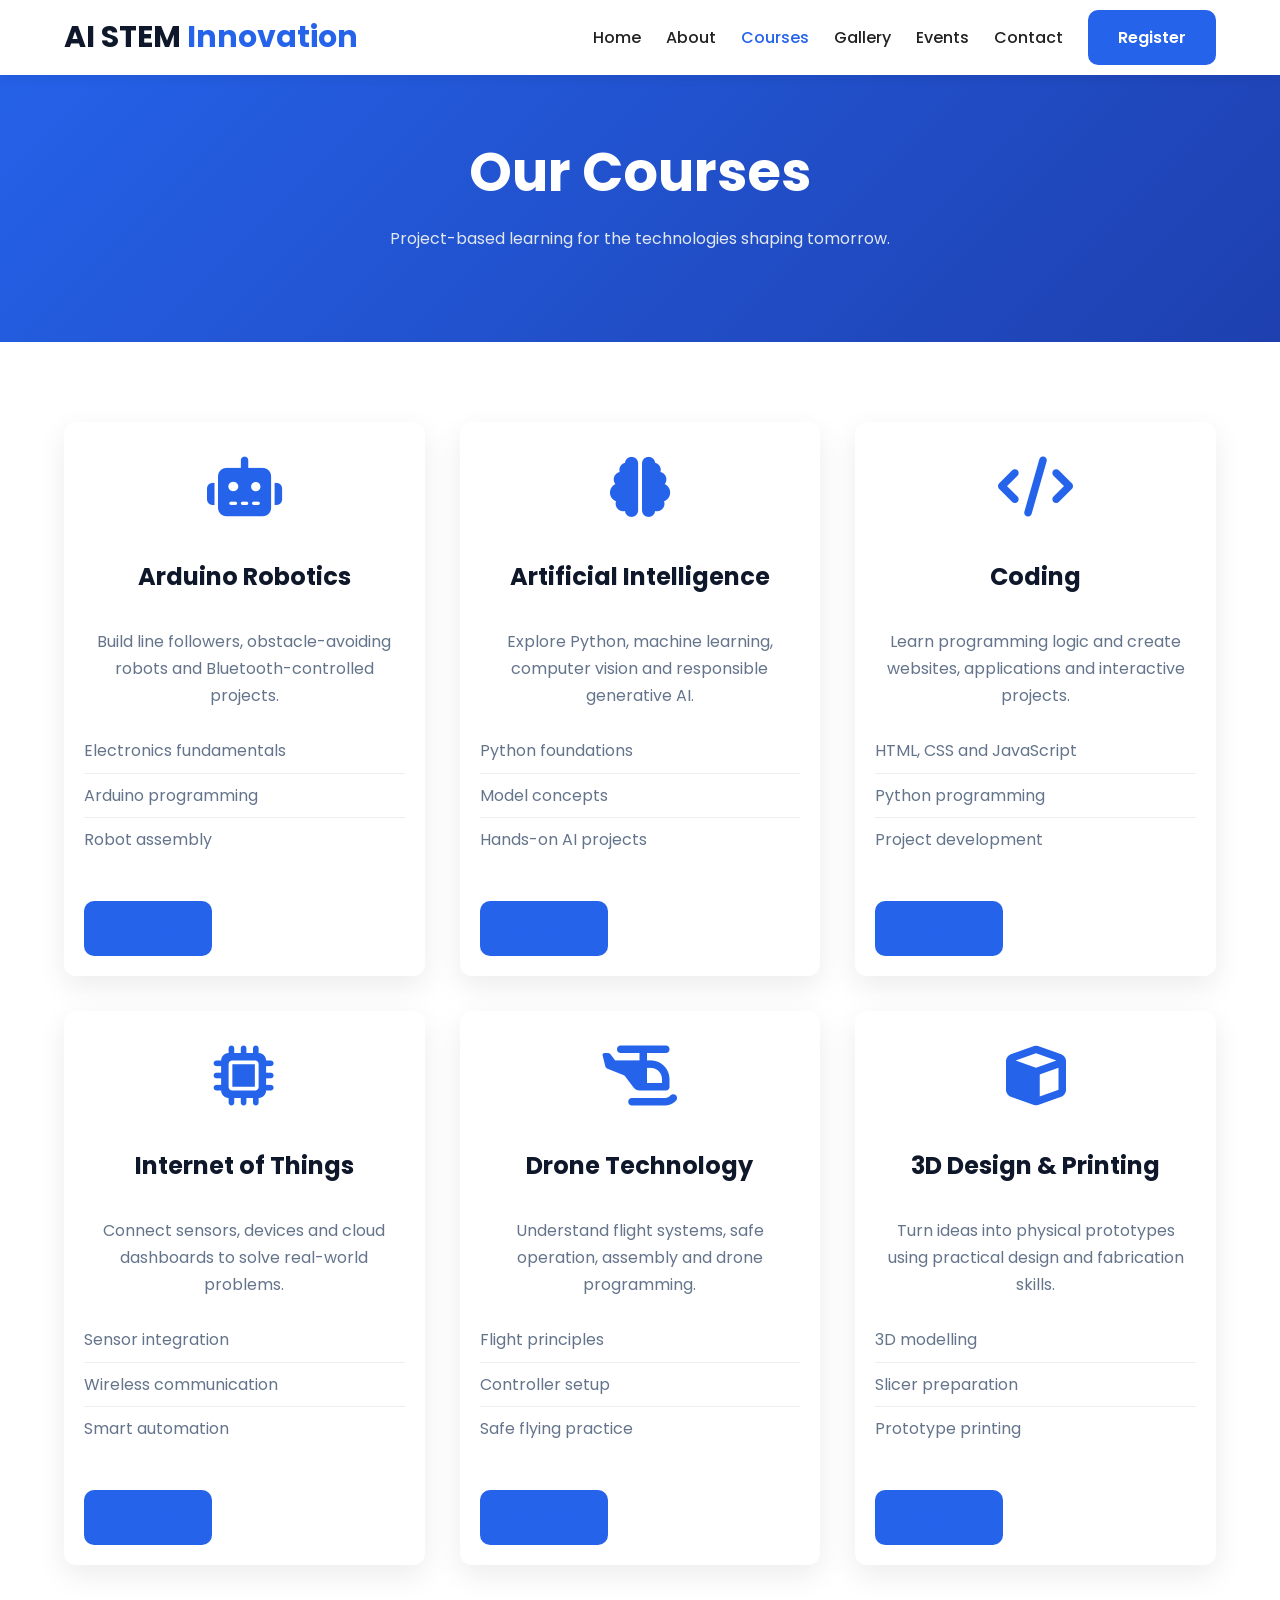
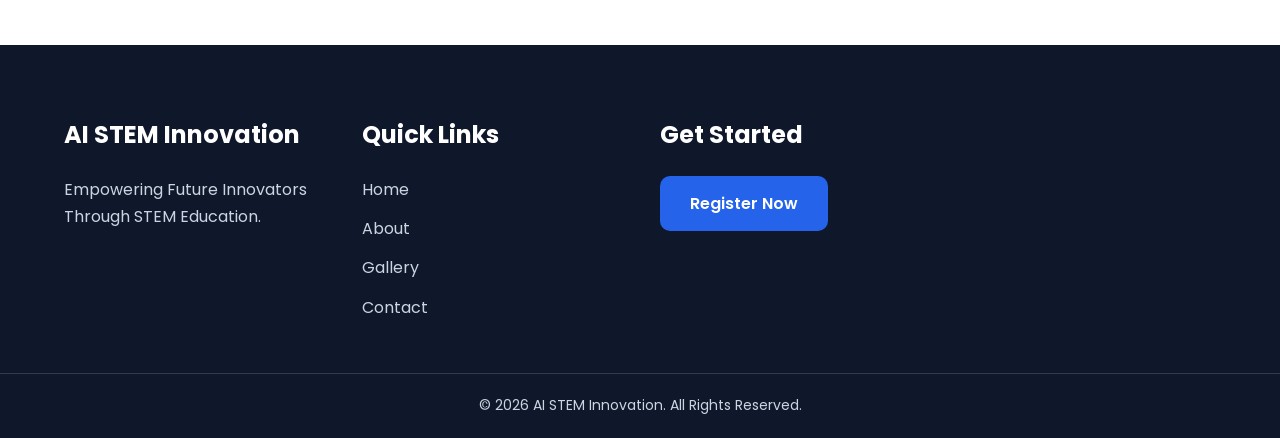
<file: courses.html>
<!DOCTYPE html>
<html lang="en">
<head>
  <meta charset="UTF-8">
  <meta name="viewport" content="width=device-width, initial-scale=1.0">
  <title>Courses | AI STEM Innovation</title>
  <meta name="description" content="Explore practical robotics, AI, coding, IoT, drone technology and 3D printing courses for students.">
  <link rel="stylesheet" href="css/style.css">
  <link rel="stylesheet" href="css/responsive.css">
  <link rel="preconnect" href="https://fonts.googleapis.com">
  <link rel="preconnect" href="https://fonts.gstatic.com" crossorigin>
  <link href="https://fonts.googleapis.com/css2?family=Poppins:wght@300;400;500;600;700;800&display=swap" rel="stylesheet">
  <link rel="stylesheet" href="https://cdnjs.cloudflare.com/ajax/libs/font-awesome/6.7.1/css/all.min.css">
</head>
<body>
  <header>
    <div class="container">
      <div class="logo"><h2>AI STEM <span>Innovation</span></h2></div>
      <nav id="navMenu">
        <ul>
          <li><a href="index.html">Home</a></li>
          <li><a href="about.html">About</a></li>
          <li><a href="courses.html" class="active">Courses</a></li>
          <li><a href="gallery.html">Gallery</a></li>
          <li><a href="events.html">Events</a></li>
          <li><a href="contact.html">Contact</a></li>
          <li><a href="register.html" class="btn">Register</a></li>
        </ul>
      </nav>
      <div class="menu-btn" id="menuBtn"><i class="fa-solid fa-bars"></i></div>
    </div>
  </header>

  <section class="page-banner">
    <div class="container">
      <h1>Our Courses</h1>
      <p>Project-based learning for the technologies shaping tomorrow.</p>
    </div>
  </section>

  <section class="courses">
    <div class="container">
      <div class="course-grid">
        <article class="course"><i class="fa-solid fa-robot"></i><h3>Arduino Robotics</h3><p>Build line followers, obstacle-avoiding robots and Bluetooth-controlled projects.</p><ul><li>Electronics fundamentals</li><li>Arduino programming</li><li>Robot assembly</li></ul><a href="register.html" class="primary-btn">Register</a></article>
        <article class="course"><i class="fa-solid fa-brain"></i><h3>Artificial Intelligence</h3><p>Explore Python, machine learning, computer vision and responsible generative AI.</p><ul><li>Python foundations</li><li>Model concepts</li><li>Hands-on AI projects</li></ul><a href="register.html" class="primary-btn">Register</a></article>
        <article class="course"><i class="fa-solid fa-code"></i><h3>Coding</h3><p>Learn programming logic and create websites, applications and interactive projects.</p><ul><li>HTML, CSS and JavaScript</li><li>Python programming</li><li>Project development</li></ul><a href="register.html" class="primary-btn">Register</a></article>
        <article class="course"><i class="fa-solid fa-microchip"></i><h3>Internet of Things</h3><p>Connect sensors, devices and cloud dashboards to solve real-world problems.</p><ul><li>Sensor integration</li><li>Wireless communication</li><li>Smart automation</li></ul><a href="register.html" class="primary-btn">Register</a></article>
        <article class="course"><i class="fa-solid fa-helicopter"></i><h3>Drone Technology</h3><p>Understand flight systems, safe operation, assembly and drone programming.</p><ul><li>Flight principles</li><li>Controller setup</li><li>Safe flying practice</li></ul><a href="register.html" class="primary-btn">Register</a></article>
        <article class="course"><i class="fa-solid fa-cube"></i><h3>3D Design & Printing</h3><p>Turn ideas into physical prototypes using practical design and fabrication skills.</p><ul><li>3D modelling</li><li>Slicer preparation</li><li>Prototype printing</li></ul><a href="register.html" class="primary-btn">Register</a></article>
      </div>
    </div>
  </section>

  <footer>
    <div class="container footer-grid">
      <div><h3>AI STEM Innovation</h3><p>Empowering Future Innovators Through STEM Education.</p></div>
      <div><h3>Quick Links</h3><ul><li><a href="index.html">Home</a></li><li><a href="about.html">About</a></li><li><a href="gallery.html">Gallery</a></li><li><a href="contact.html">Contact</a></li></ul></div>
      <div><h3>Get Started</h3><p><a href="register.html" class="primary-btn">Register Now</a></p></div>
    </div>
    <div class="copyright">© 2026 AI STEM Innovation. All Rights Reserved.</div>
  </footer>
  <script src="js/script.js"></script>
</body>
</html>
</file>
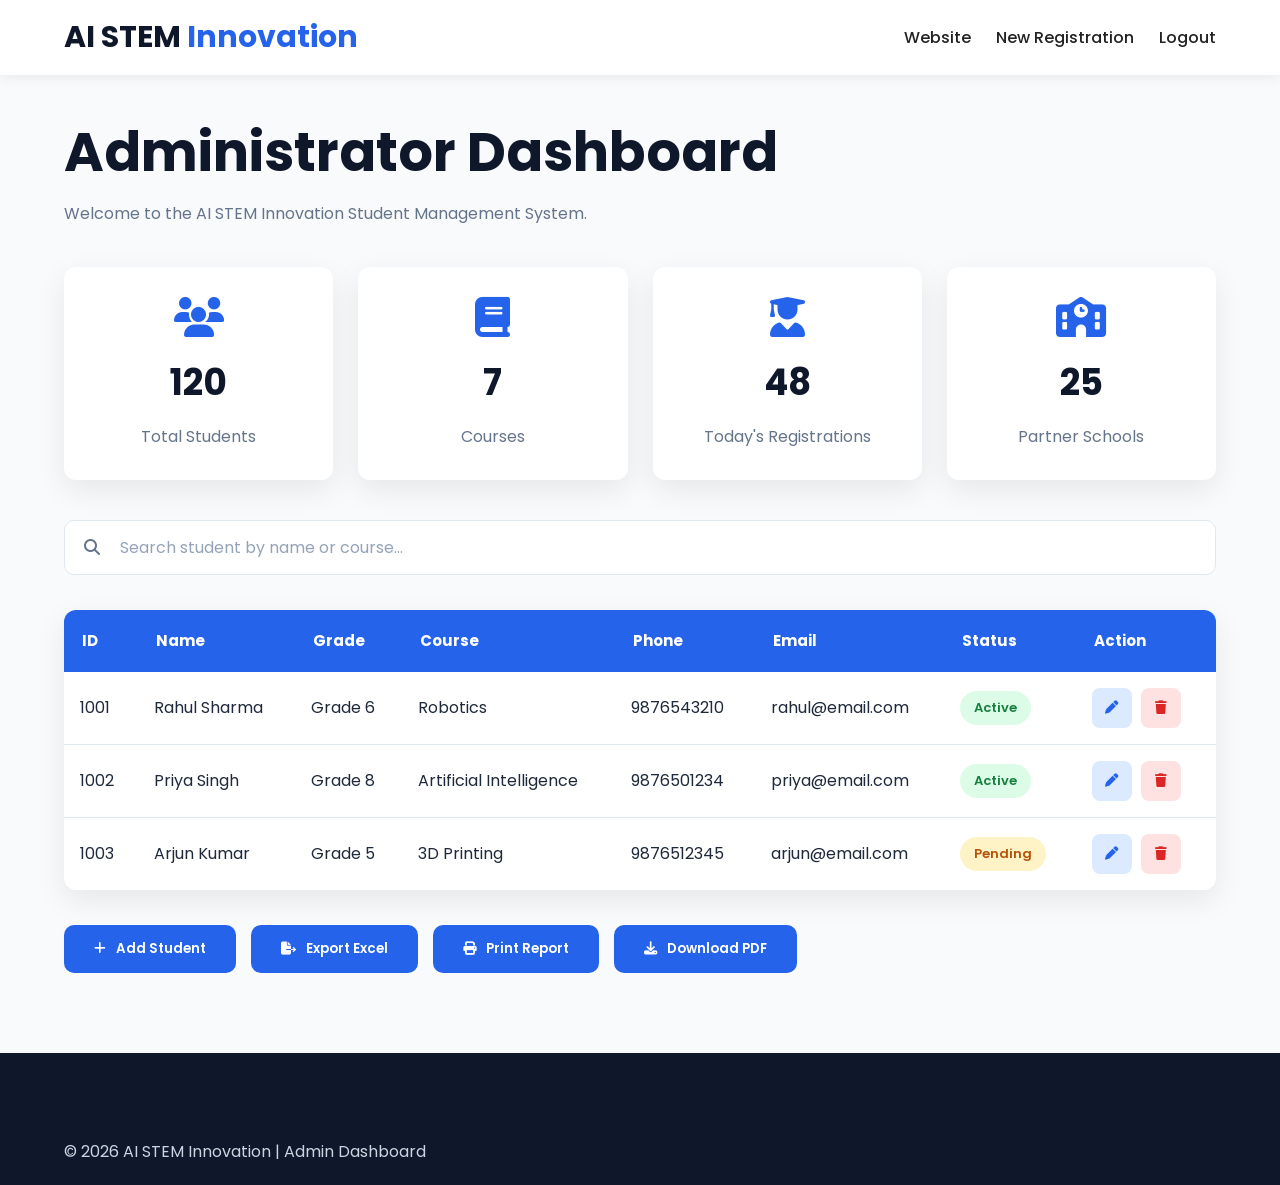
<file: dashboard.html>
<!DOCTYPE html>
<html lang="en">

<head>
    <meta charset="UTF-8">
    <meta name="viewport" content="width=device-width, initial-scale=1.0">
    <title>Admin Dashboard | AI STEM Innovation</title>

    <meta name="description"
        content="Administrator Dashboard for AI STEM Innovation Student Management System.">

    <link rel="stylesheet" href="css/style.css">
    <link rel="stylesheet" href="css/responsive.css">

    <link rel="preconnect" href="https://fonts.googleapis.com">
    <link rel="preconnect" href="https://fonts.gstatic.com" crossorigin>

    <link href="https://fonts.googleapis.com/css2?family=Poppins:wght@300;400;500;600;700;800&display=swap"
        rel="stylesheet">

    <link rel="stylesheet"
        href="https://cdnjs.cloudflare.com/ajax/libs/font-awesome/6.7.1/css/all.min.css">
</head>

<body>

<!-- ================= HEADER ================= -->

<header>

<div class="container">

<div class="logo">
<h2>AI STEM <span>Innovation</span></h2>
</div>

<nav>

<ul>

<li><a href="index.html">Website</a></li>
<li><a href="register.html">New Registration</a></li>
<li><a href="#" id="logoutBtn">Logout</a></li>

</ul>

</nav>

</div>

</header>

<!-- ================= DASHBOARD ================= -->

<section class="dashboard">

<div class="container">

<h1>Administrator Dashboard</h1>

<p>

Welcome to the AI STEM Innovation Student Management System.

</p>

<!-- ================= STATS ================= -->

<div class="dashboard-cards">

<div class="card">

<i class="fa-solid fa-users"></i>

<h2 id="totalStudents">120</h2>

<p>Total Students</p>

</div>

<div class="card">

<i class="fa-solid fa-book"></i>

<h2>7</h2>

<p>Courses</p>

</div>

<div class="card">

<i class="fa-solid fa-user-graduate"></i>

<h2>48</h2>

<p>Today's Registrations</p>

</div>

<div class="card">

<i class="fa-solid fa-school"></i>

<h2>25</h2>

<p>Partner Schools</p>

</div>

</div>

<!-- ================= SEARCH ================= -->

<div class="search-box">

<input
type="text"
id="searchInput"
placeholder="Search student by name or course...">

</div>

<!-- ================= TABLE ================= -->

<div class="table-responsive">

<table id="studentTable">

<thead>

<tr>

<th>ID</th>
<th>Name</th>
<th>Grade</th>
<th>Course</th>
<th>Phone</th>
<th>Email</th>
<th>Status</th>
<th>Action</th>

</tr>

</thead>

<tbody>

<tr>

<td>1001</td>
<td>Rahul Sharma</td>
<td>Grade 6</td>
<td>Robotics</td>
<td>9876543210</td>
<td>rahul@email.com</td>
<td><span class="badge success">Active</span></td>

<td>

<button class="edit-btn">

<i class="fa-solid fa-pen"></i>

</button>

<button class="delete-btn">

<i class="fa-solid fa-trash"></i>

</button>

</td>

</tr>

<tr>

<td>1002</td>
<td>Priya Singh</td>
<td>Grade 8</td>
<td>Artificial Intelligence</td>
<td>9876501234</td>
<td>priya@email.com</td>
<td><span class="badge success">Active</span></td>

<td>

<button class="edit-btn">

<i class="fa-solid fa-pen"></i>

</button>

<button class="delete-btn">

<i class="fa-solid fa-trash"></i>

</button>

</td>

</tr>

<tr>

<td>1003</td>
<td>Arjun Kumar</td>
<td>Grade 5</td>
<td>3D Printing</td>
<td>9876512345</td>
<td>arjun@email.com</td>
<td><span class="badge pending">Pending</span></td>

<td>

<button class="edit-btn">

<i class="fa-solid fa-pen"></i>

</button>

<button class="delete-btn">

<i class="fa-solid fa-trash"></i>

</button>

</td>

</tr>

</tbody>

</table>

</div>

<!-- ================= ACTION BUTTONS ================= -->

<div class="dashboard-actions">

<button class="primary-btn">

<i class="fa-solid fa-plus"></i>

Add Student

</button>

<button class="primary-btn">

<i class="fa-solid fa-file-export"></i>

Export Excel

</button>

<button class="primary-btn">

<i class="fa-solid fa-print"></i>

Print Report

</button>

<button class="primary-btn">

<i class="fa-solid fa-download"></i>

Download PDF

</button>

</div>

</div>

</section>

<!-- ================= FOOTER ================= -->

<footer>

<div class="container">

<p>

© 2026 AI STEM Innovation | Admin Dashboard

</p>

</div>

</footer>

<script>

// ================= SEARCH =================

const searchInput = document.getElementById("searchInput");

searchInput.addEventListener("keyup", function () {

const filter = searchInput.value.toLowerCase();

const rows = document.querySelectorAll("#studentTable tbody tr");

rows.forEach(row => {

const text = row.textContent.toLowerCase();

row.style.display = text.includes(filter) ? "" : "none";

});

});

// ================= DELETE =================

document.querySelectorAll(".delete-btn").forEach(btn => {

btn.addEventListener("click", function () {

if(confirm("Delete this student?")){

this.closest("tr").remove();

}

});

});

// ================= EDIT =================

document.querySelectorAll(".edit-btn").forEach(btn => {

btn.addEventListener("click", function(){

alert("Edit feature will be connected with Firebase.");

});

});

// ================= LOGOUT =================

document.getElementById("logoutBtn").addEventListener("click", function(e){

e.preventDefault();

if(confirm("Logout?")){

window.location.href="login.html";

}

});

</script>

</body>

</html>
</file>
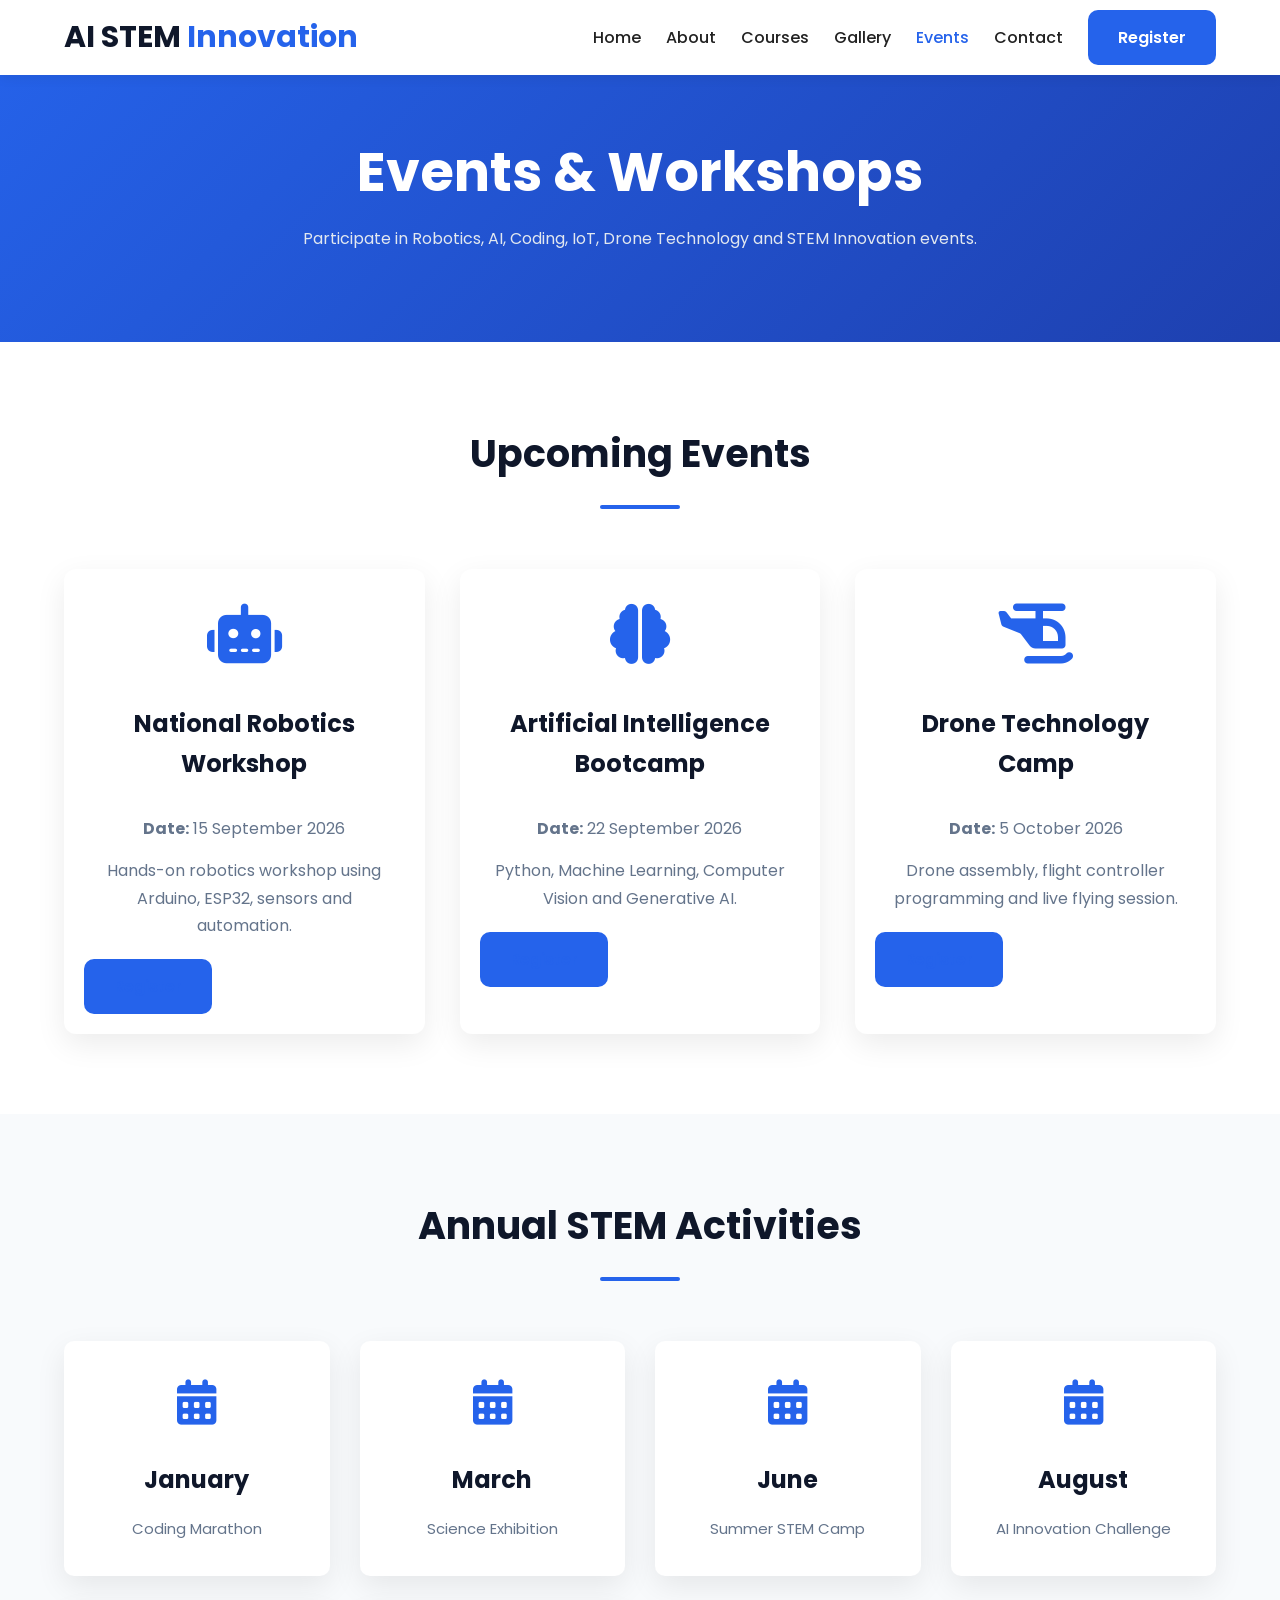
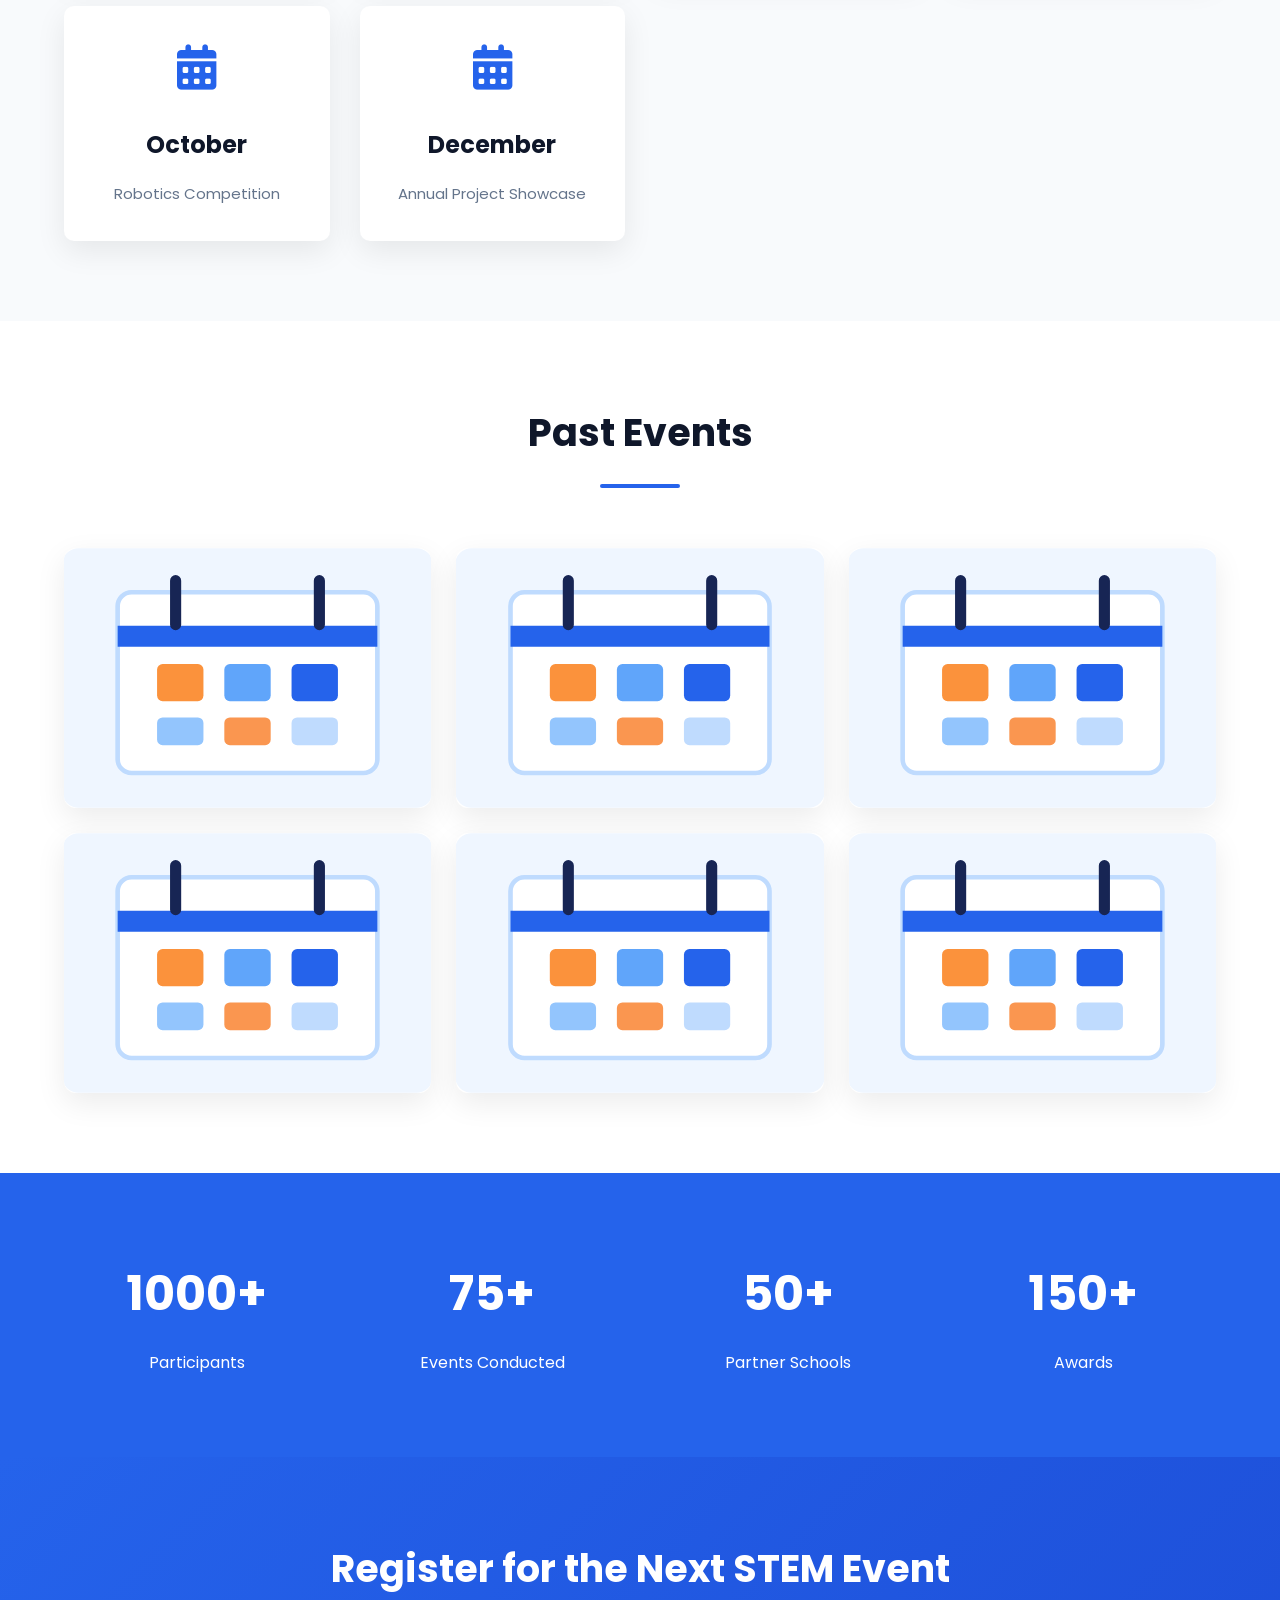
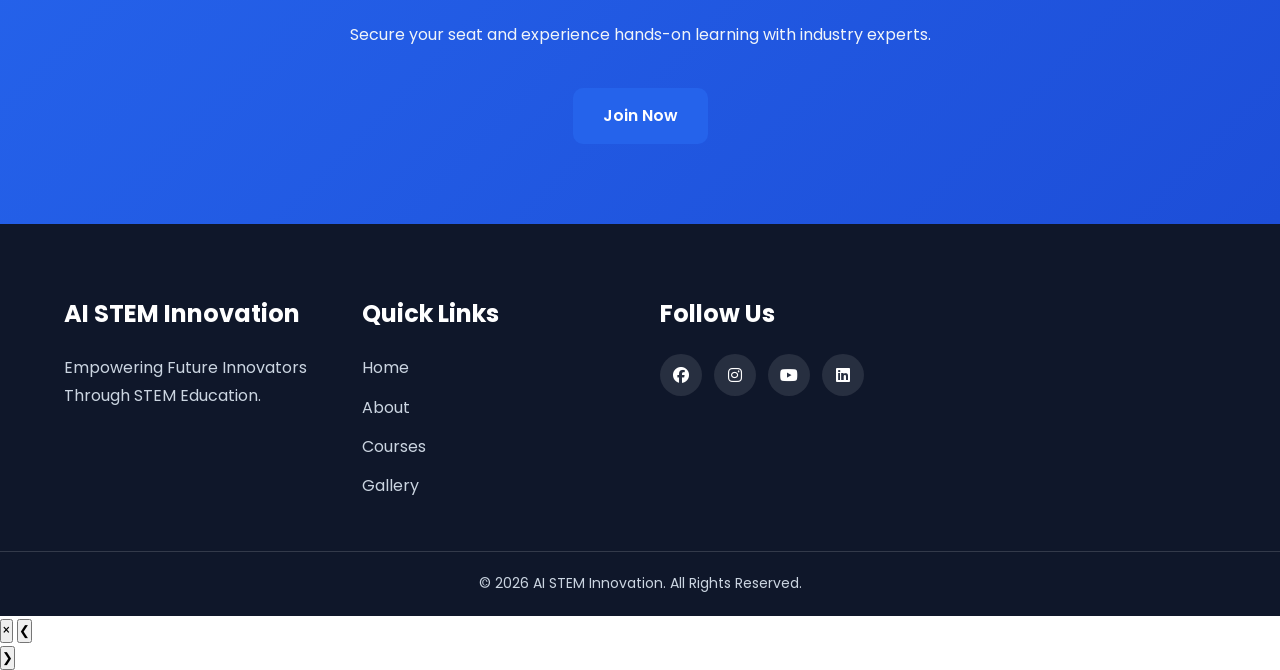
<file: events.html>
<!DOCTYPE html>
<html lang="en">

<head>
    <meta charset="UTF-8">
    <meta name="viewport" content="width=device-width, initial-scale=1.0">

    <title>Events | AI STEM Innovation</title>

    <meta name="description"
        content="Upcoming workshops, robotics competitions, AI bootcamps, coding camps, STEM exhibitions and events.">

    <link rel="stylesheet" href="css/style.css">
    <link rel="stylesheet" href="css/responsive.css">

    <link rel="preconnect" href="https://fonts.googleapis.com">
    <link rel="preconnect" href="https://fonts.gstatic.com" crossorigin>

    <link href="https://fonts.googleapis.com/css2?family=Poppins:wght@300;400;500;600;700;800&display=swap"
        rel="stylesheet">

    <link rel="stylesheet"
        href="https://cdnjs.cloudflare.com/ajax/libs/font-awesome/6.7.1/css/all.min.css">
</head>

<body>

<!-- ================= HEADER ================= -->

<header>

    <div class="container">

        <div class="logo">
            <h2>AI STEM <span>Innovation</span></h2>
        </div>

        <nav id="navMenu">

            <ul>

                <li><a href="index.html">Home</a></li>

                <li><a href="about.html">About</a></li>

                <li><a href="courses.html">Courses</a></li>

                <li><a href="gallery.html">Gallery</a></li>

                <li><a href="events.html" class="active">Events</a></li>

                <li><a href="contact.html">Contact</a></li>

                <li><a href="register.html" class="btn">Register</a></li>

            </ul>

        </nav>

        <div class="menu-btn" id="menuBtn">
            <i class="fa-solid fa-bars"></i>
        </div>

    </div>

</header>

<!-- ================= PAGE TITLE ================= -->

<section class="page-banner">

    <div class="container">

        <h1>Events & Workshops</h1>

        <p>

            Participate in Robotics, AI, Coding,
            IoT, Drone Technology and STEM Innovation events.

        </p>

    </div>

</section>

<!-- ================= UPCOMING EVENTS ================= -->

<section class="courses">

<div class="container">

<h2 class="section-title">

Upcoming Events

</h2>

<div class="course-grid">

<div class="course">

<i class="fa-solid fa-robot fa-3x"></i>

<h3>National Robotics Workshop</h3>

<p>

<strong>Date:</strong> 15 September 2026

</p>

<p>

Hands-on robotics workshop using Arduino,
ESP32, sensors and automation.

</p>

<a href="register.html" class="primary-btn">

Register

</a>

</div>

<div class="course">

<i class="fa-solid fa-brain fa-3x"></i>

<h3>Artificial Intelligence Bootcamp</h3>

<p>

<strong>Date:</strong> 22 September 2026

</p>

<p>

Python, Machine Learning,
Computer Vision and Generative AI.

</p>

<a href="register.html" class="primary-btn">

Register

</a>

</div>

<div class="course">

<i class="fa-solid fa-helicopter fa-3x"></i>

<h3>Drone Technology Camp</h3>

<p>

<strong>Date:</strong> 5 October 2026

</p>

<p>

Drone assembly,
flight controller programming
and live flying session.

</p>

<a href="register.html" class="primary-btn">

Register

</a>

</div>

</div>

</div>

</section>

<!-- ================= EVENT TIMELINE ================= -->

<section class="features">

<div class="container">

<h2 class="section-title">

Annual STEM Activities

</h2>

<div class="feature-grid">

<div class="card">

<i class="fa-solid fa-calendar-days"></i>

<h3>January</h3>

<p>

Coding Marathon

</p>

</div>

<div class="card">

<i class="fa-solid fa-calendar-days"></i>

<h3>March</h3>

<p>

Science Exhibition

</p>

</div>

<div class="card">

<i class="fa-solid fa-calendar-days"></i>

<h3>June</h3>

<p>

Summer STEM Camp

</p>

</div>

<div class="card">

<i class="fa-solid fa-calendar-days"></i>

<h3>August</h3>

<p>

AI Innovation Challenge

</p>

</div>

<div class="card">

<i class="fa-solid fa-calendar-days"></i>

<h3>October</h3>

<p>

Robotics Competition

</p>

</div>

<div class="card">

<i class="fa-solid fa-calendar-days"></i>

<h3>December</h3>

<p>

Annual Project Showcase

</p>

</div>

</div>

</div>

</section>

<!-- ================= PAST EVENTS ================= -->

<section class="gallery">

<div class="container">

<h2 class="section-title">

Past Events

</h2>

<div class="gallery-grid">

<div class="gallery-item">

<img src="images/events.svg" alt="Robotics Competition">

<div class="overlay">

<h3>Robotics Championship</h3>

</div>

</div>

<div class="gallery-item">

<img src="images/events.svg" alt="AI Workshop">

<div class="overlay">

<h3>AI Workshop</h3>

</div>

</div>

<div class="gallery-item">

<img src="images/events.svg" alt="Drone Workshop">

<div class="overlay">

<h3>Drone Workshop</h3>

</div>

</div>

<div class="gallery-item">

<img src="images/events.svg" alt="STEM Camp">

<div class="overlay">

<h3>STEM Camp</h3>

</div>

</div>

<div class="gallery-item">

<img src="images/events.svg" alt="Coding Competition">

<div class="overlay">

<h3>Coding Contest</h3>

</div>

</div>

<div class="gallery-item">

<img src="images/events.svg" alt="3D Printing">

<div class="overlay">

<h3>3D Printing Workshop</h3>

</div>

</div>

</div>

</div>

</section>

<!-- ================= WHY JOIN ================= -->

<section class="counter">

<div class="container counter-grid">

<div>

<h2>1000+</h2>

<p>Participants</p>

</div>

<div>

<h2>75+</h2>

<p>Events Conducted</p>

</div>

<div>

<h2>50+</h2>

<p>Partner Schools</p>

</div>

<div>

<h2>150+</h2>

<p>Awards</p>

</div>

</div>

</section>

<!-- ================= CTA ================= -->

<section class="cta">

<div class="container">

<h2>

Register for the Next STEM Event

</h2>

<p>

Secure your seat and experience hands-on learning
with industry experts.

</p>

<a href="register.html" class="primary-btn">

Join Now

</a>

</div>

</section>

<!-- ================= FOOTER ================= -->

<footer>

<div class="container footer-grid">

<div>

<h3>AI STEM Innovation</h3>

<p>

Empowering Future Innovators Through STEM Education.

</p>

</div>

<div>

<h3>Quick Links</h3>

<ul>

<li><a href="index.html">Home</a></li>
<li><a href="about.html">About</a></li>
<li><a href="courses.html">Courses</a></li>
<li><a href="gallery.html">Gallery</a></li>

</ul>

</div>

<div>

<h3>Follow Us</h3>

<div class="social">

<a href="#"><i class="fab fa-facebook"></i></a>
<a href="#"><i class="fab fa-instagram"></i></a>
<a href="#"><i class="fab fa-youtube"></i></a>
<a href="#"><i class="fab fa-linkedin"></i></a>

</div>

</div>

</div>

<div class="copyright">

© 2026 AI STEM Innovation. All Rights Reserved.

</div>

</footer>

<script src="js/script.js"></script>

</body>

</html>
</file>
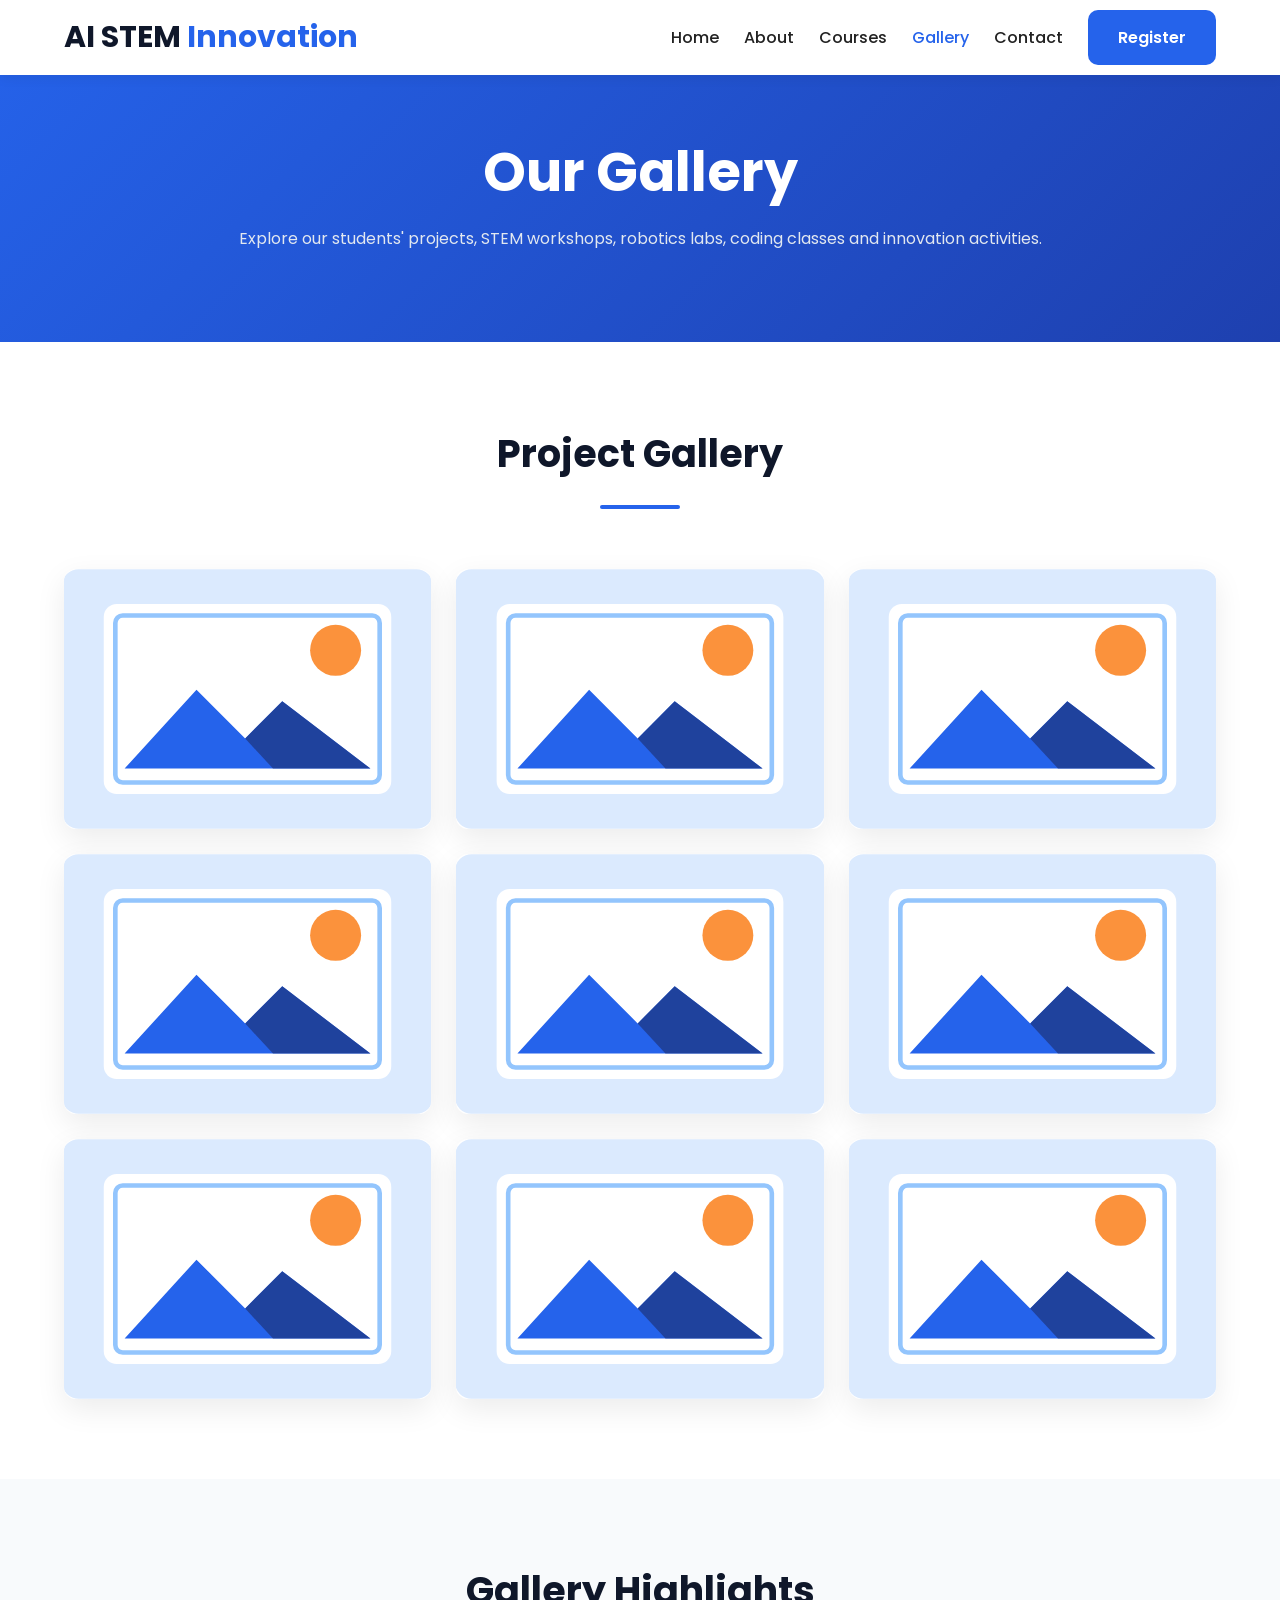
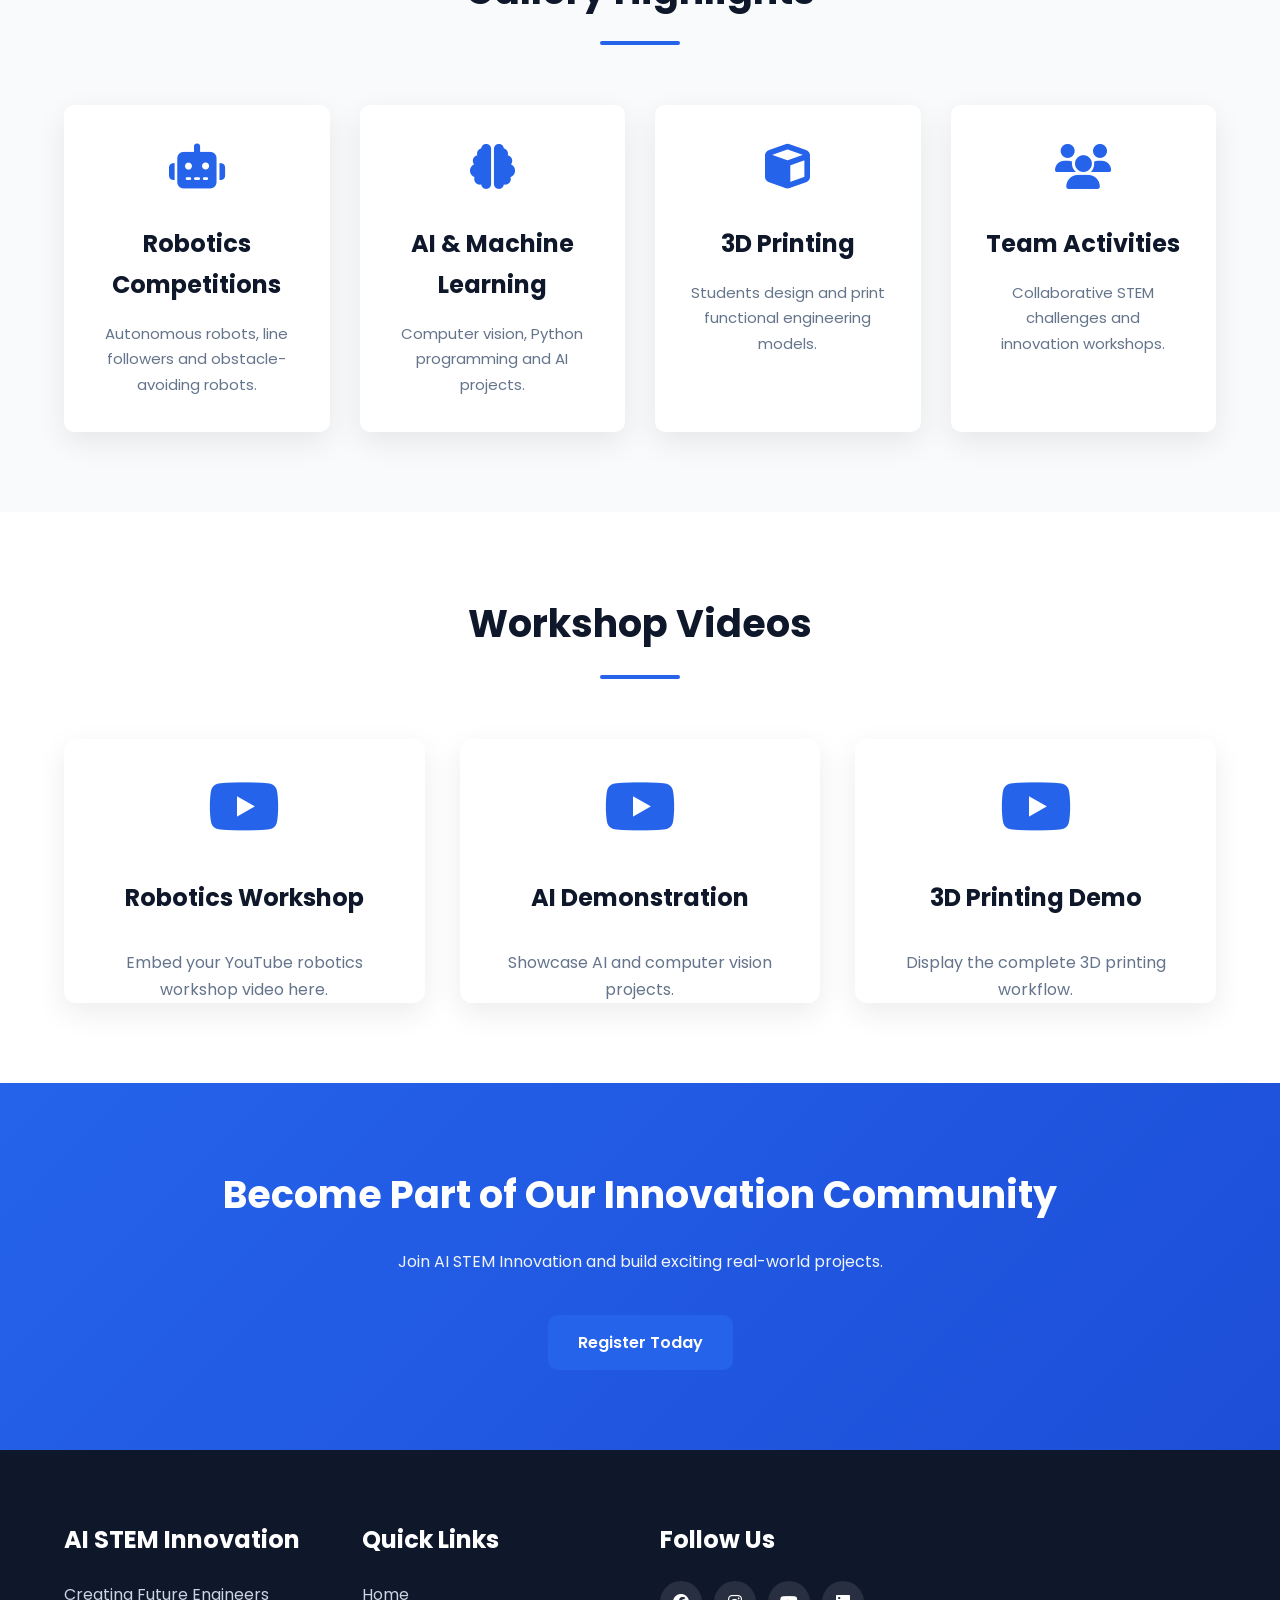
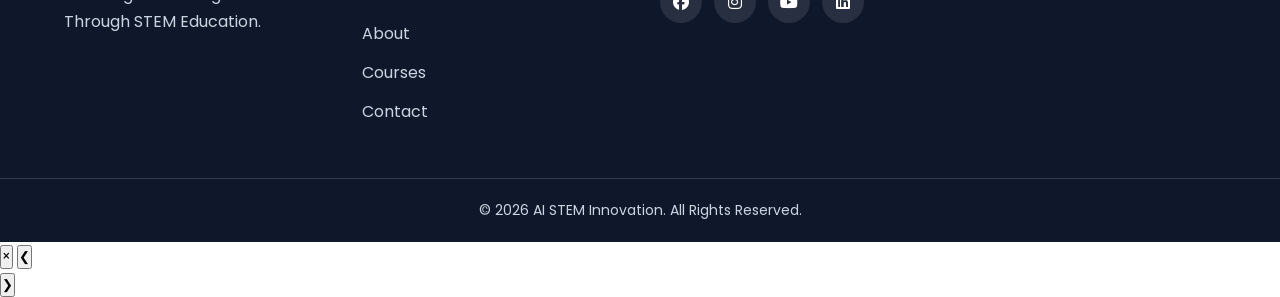
<file: gallery.html>
<!DOCTYPE html>
<html lang="en">

<head>
    <meta charset="UTF-8">
    <meta name="viewport" content="width=device-width, initial-scale=1.0">
    <title>Gallery | AI STEM Innovation</title>

    <meta name="description"
        content="Explore our Robotics, AI, Coding, IoT, Drone Technology and STEM activities through our gallery.">

    <link rel="stylesheet" href="css/style.css">
    <link rel="stylesheet" href="css/responsive.css">

    <link rel="preconnect" href="https://fonts.googleapis.com">
    <link rel="preconnect" href="https://fonts.gstatic.com" crossorigin>

    <link href="https://fonts.googleapis.com/css2?family=Poppins:wght@300;400;500;600;700;800&display=swap"
        rel="stylesheet">

    <link rel="stylesheet"
        href="https://cdnjs.cloudflare.com/ajax/libs/font-awesome/6.7.1/css/all.min.css">
</head>

<body>

<!-- ================= HEADER ================= -->

<header>

    <div class="container">

        <div class="logo">
            <h2>AI STEM <span>Innovation</span></h2>
        </div>

        <nav id="navMenu">

            <ul>

                <li><a href="index.html">Home</a></li>

                <li><a href="about.html">About</a></li>

                <li><a href="courses.html">Courses</a></li>

                <li><a href="gallery.html" class="active">Gallery</a></li>

                <li><a href="contact.html">Contact</a></li>

                <li><a href="register.html" class="btn">Register</a></li>

            </ul>

        </nav>

        <div class="menu-btn" id="menuBtn">
            <i class="fa-solid fa-bars"></i>
        </div>

    </div>

</header>

<!-- ================= PAGE BANNER ================= -->

<section class="page-banner">

    <div class="container">

        <h1>Our Gallery</h1>

        <p>

            Explore our students' projects, STEM workshops, robotics labs,
            coding classes and innovation activities.

        </p>

    </div>

</section>

<!-- ================= GALLERY ================= -->

<section class="gallery">

<div class="container">

<h2 class="section-title">

Project Gallery

</h2>

<div class="gallery-grid">

<div class="gallery-item">

<img src="images/gallery.svg" alt="Arduino Robotics">

<div class="overlay">

<h3>Arduino Robotics</h3>

</div>

</div>

<div class="gallery-item">

<img src="images/gallery.svg" alt="AI Workshop">

<div class="overlay">

<h3>AI Workshop</h3>

</div>

</div>

<div class="gallery-item">

<img src="images/gallery.svg" alt="IoT Projects">

<div class="overlay">

<h3>IoT Projects</h3>

</div>

</div>

<div class="gallery-item">

<img src="images/gallery.svg" alt="3D Printing">

<div class="overlay">

<h3>3D Printing</h3>

</div>

</div>

<div class="gallery-item">

<img src="images/gallery.svg" alt="Drone Technology">

<div class="overlay">

<h3>Drone Technology</h3>

</div>

</div>

<div class="gallery-item">

<img src="images/gallery.svg" alt="Coding Class">

<div class="overlay">

<h3>Programming</h3>

</div>

</div>

<div class="gallery-item">

<img src="images/gallery.svg" alt="Electronics">

<div class="overlay">

<h3>Electronics Lab</h3>

</div>

</div>

<div class="gallery-item">

<img src="images/gallery.svg" alt="Students">

<div class="overlay">

<h3>Student Projects</h3>

</div>

</div>

<div class="gallery-item">

<img src="images/gallery.svg" alt="Innovation">

<div class="overlay">

<h3>Innovation Challenge</h3>

</div>

</div>

</div>

</div>

</section>

<!-- ================= HIGHLIGHTS ================= -->

<section class="features">

<div class="container">

<h2 class="section-title">

Gallery Highlights

</h2>

<div class="feature-grid">

<div class="card">

<i class="fa-solid fa-robot"></i>

<h3>Robotics Competitions</h3>

<p>

Autonomous robots, line followers and obstacle-avoiding robots.

</p>

</div>

<div class="card">

<i class="fa-solid fa-brain"></i>

<h3>AI & Machine Learning</h3>

<p>

Computer vision, Python programming and AI projects.

</p>

</div>

<div class="card">

<i class="fa-solid fa-cube"></i>

<h3>3D Printing</h3>

<p>

Students design and print functional engineering models.

</p>

</div>

<div class="card">

<i class="fa-solid fa-users"></i>

<h3>Team Activities</h3>

<p>

Collaborative STEM challenges and innovation workshops.

</p>

</div>

</div>

</div>

</section>

<!-- ================= VIDEO SECTION ================= -->

<section class="courses">

<div class="container">

<h2 class="section-title">

Workshop Videos

</h2>

<div class="course-grid">

<div class="course">

<i class="fa-brands fa-youtube fa-4x"></i>

<h3>Robotics Workshop</h3>

<p>

Embed your YouTube robotics workshop video here.

</p>

</div>

<div class="course">

<i class="fa-brands fa-youtube fa-4x"></i>

<h3>AI Demonstration</h3>

<p>

Showcase AI and computer vision projects.

</p>

</div>

<div class="course">

<i class="fa-brands fa-youtube fa-4x"></i>

<h3>3D Printing Demo</h3>

<p>

Display the complete 3D printing workflow.

</p>

</div>

</div>

</div>

</section>

<!-- ================= CTA ================= -->

<section class="cta">

<div class="container">

<h2>

Become Part of Our Innovation Community

</h2>

<p>

Join AI STEM Innovation and build exciting real-world projects.

</p>

<a href="register.html" class="primary-btn">

Register Today

</a>

</div>

</section>

<!-- ================= FOOTER ================= -->

<footer>

<div class="container footer-grid">

<div>

<h3>AI STEM Innovation</h3>

<p>

Creating Future Engineers Through STEM Education.

</p>

</div>

<div>

<h3>Quick Links</h3>

<ul>

<li><a href="index.html">Home</a></li>

<li><a href="about.html">About</a></li>

<li><a href="courses.html">Courses</a></li>

<li><a href="contact.html">Contact</a></li>

</ul>

</div>

<div>

<h3>Follow Us</h3>

<div class="social">

<a href="#"><i class="fab fa-facebook"></i></a>

<a href="#"><i class="fab fa-instagram"></i></a>

<a href="#"><i class="fab fa-youtube"></i></a>

<a href="#"><i class="fab fa-linkedin"></i></a>

</div>

</div>

</div>

<div class="copyright">

© 2026 AI STEM Innovation. All Rights Reserved.

</div>

</footer>

<script src="js/script.js"></script>

</body>

</html>
</file>
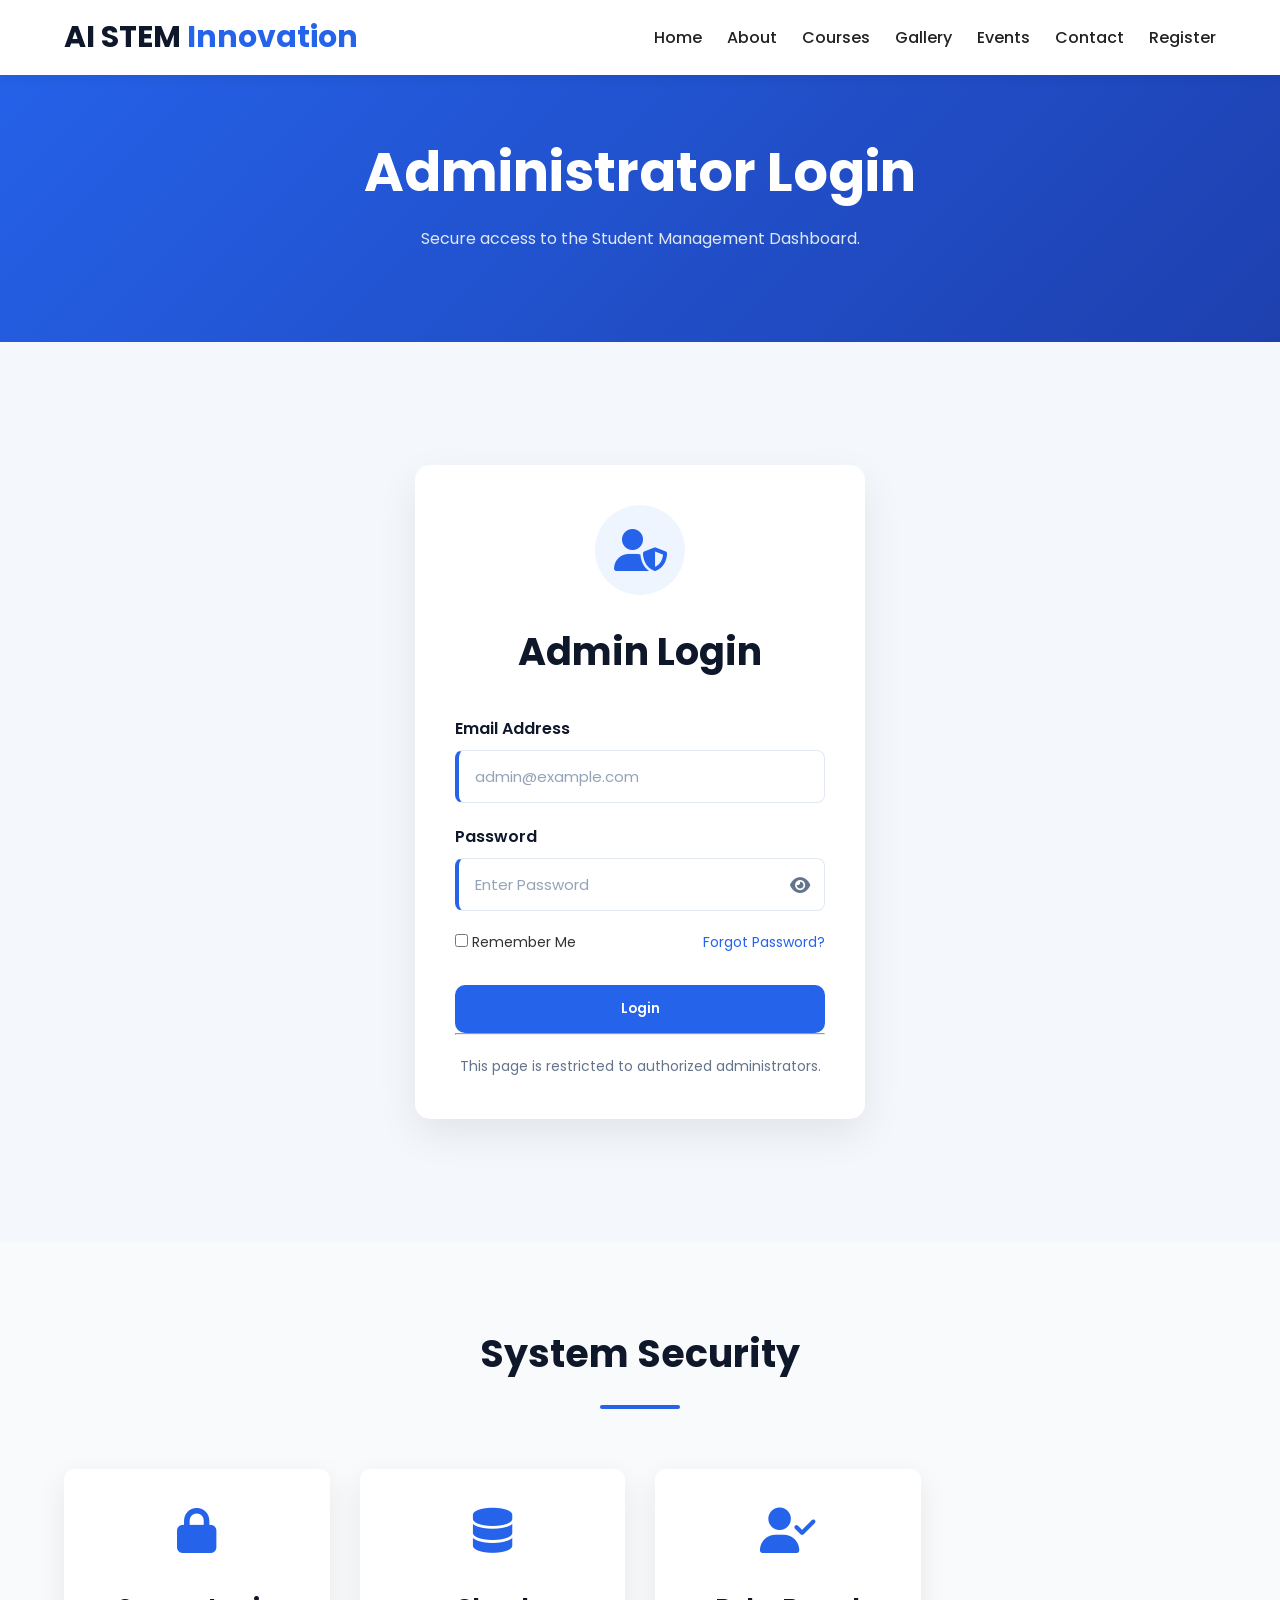
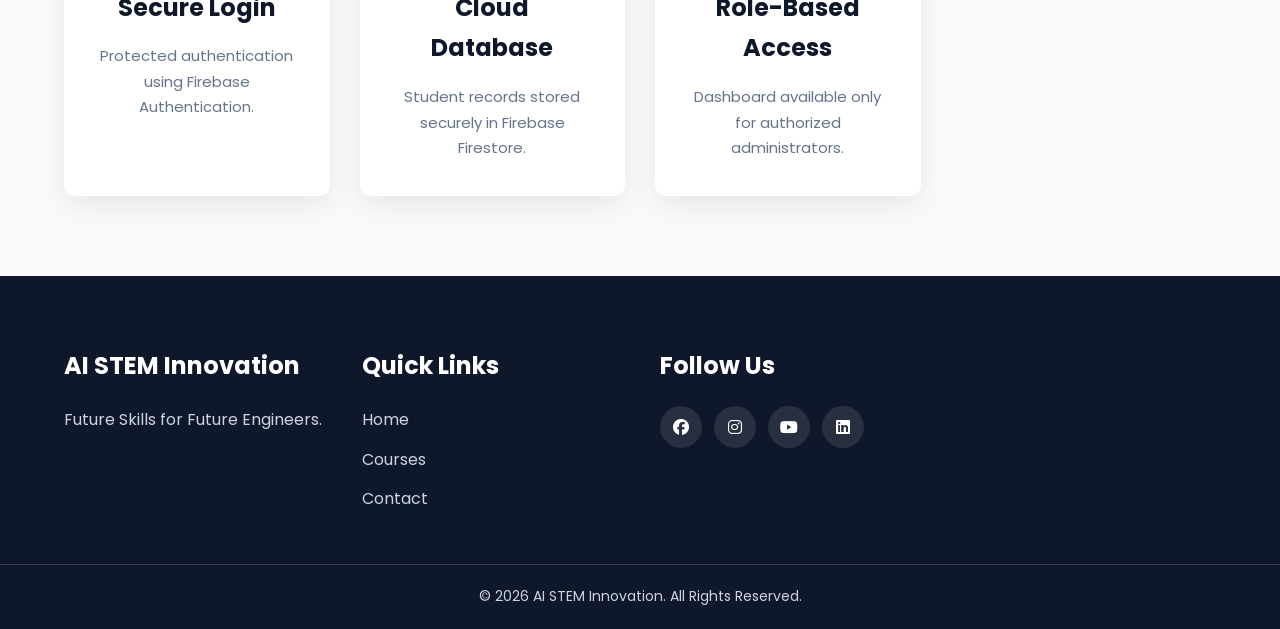
<file: login.html>
<!DOCTYPE html>
<html lang="en">

<head>
    <meta charset="UTF-8">
    <meta name="viewport" content="width=device-width, initial-scale=1.0">

    <title>Admin Login | AI STEM Innovation</title>

    <meta name="description"
        content="Administrator login for AI STEM Innovation Student Management System.">

    <link rel="stylesheet" href="css/style.css">
    <link rel="stylesheet" href="css/responsive.css">

    <link rel="preconnect" href="https://fonts.googleapis.com">
    <link rel="preconnect" href="https://fonts.gstatic.com" crossorigin>

    <link href="https://fonts.googleapis.com/css2?family=Poppins:wght@300;400;500;600;700;800&display=swap"
        rel="stylesheet">

    <link rel="stylesheet"
        href="https://cdnjs.cloudflare.com/ajax/libs/font-awesome/6.7.1/css/all.min.css">
</head>

<body>

<!-- ================= HEADER ================= -->

<header>

<div class="container">

<div class="logo">
<h2>AI STEM <span>Innovation</span></h2>
</div>

<nav id="navMenu">

<ul>

<li><a href="index.html">Home</a></li>
<li><a href="about.html">About</a></li>
<li><a href="courses.html">Courses</a></li>
<li><a href="gallery.html">Gallery</a></li>
<li><a href="events.html">Events</a></li>
<li><a href="contact.html">Contact</a></li>
<li><a href="register.html">Register</a></li>

</ul>

</nav>

<div class="menu-btn" id="menuBtn">
<i class="fa-solid fa-bars"></i>
</div>

</div>

</header>

<!-- ================= PAGE TITLE ================= -->

<section class="page-banner">

<div class="container">

<h1>Administrator Login</h1>

<p>

Secure access to the Student Management Dashboard.

</p>

</div>

</section>

<!-- ================= LOGIN ================= -->

<section class="login-section">

<div class="container">

<div class="login-box">

<div class="login-icon">

<i class="fa-solid fa-user-shield"></i>

</div>

<h2>Admin Login</h2>

<form id="loginForm">

<div class="form-group">

<label>Email Address</label>

<input
type="email"
id="email"
placeholder="admin@example.com"
required>

</div>

<div class="form-group">

<label>Password</label>

<div class="password-box">

<input
type="password"
id="password"
placeholder="Enter Password"
required>

<button
type="button"
id="togglePassword"
class="password-toggle">

<i class="fa-solid fa-eye"></i>

</button>

</div>

</div>

<div class="remember">

<label>

<input type="checkbox">

Remember Me

</label>

<a href="#">Forgot Password?</a>

</div>

<button
type="submit"
class="primary-btn">

Login

</button>

</form>

<div id="loginMessage"></div>

<hr>

<div class="login-footer">

<p>

This page is restricted to authorized administrators.

</p>

</div>

</div>

</div>

</section>

<!-- ================= SECURITY ================= -->

<section class="features">

<div class="container">

<h2 class="section-title">

System Security

</h2>

<div class="feature-grid">

<div class="card">

<i class="fa-solid fa-lock"></i>

<h3>Secure Login</h3>

<p>

Protected authentication using Firebase Authentication.

</p>

</div>

<div class="card">

<i class="fa-solid fa-database"></i>

<h3>Cloud Database</h3>

<p>

Student records stored securely in Firebase Firestore.

</p>

</div>

<div class="card">

<i class="fa-solid fa-user-check"></i>

<h3>Role-Based Access</h3>

<p>

Dashboard available only for authorized administrators.

</p>

</div>

</div>

</div>

</section>

<!-- ================= FOOTER ================= -->

<footer>

<div class="container footer-grid">

<div>

<h3>AI STEM Innovation</h3>

<p>

Future Skills for Future Engineers.

</p>

</div>

<div>

<h3>Quick Links</h3>

<ul>

<li><a href="index.html">Home</a></li>
<li><a href="courses.html">Courses</a></li>
<li><a href="contact.html">Contact</a></li>

</ul>

</div>

<div>

<h3>Follow Us</h3>

<div class="social">

<a href="#"><i class="fab fa-facebook"></i></a>
<a href="#"><i class="fab fa-instagram"></i></a>
<a href="#"><i class="fab fa-youtube"></i></a>
<a href="#"><i class="fab fa-linkedin"></i></a>

</div>

</div>

</div>

<div class="copyright">

© 2026 AI STEM Innovation. All Rights Reserved.

</div>

</footer>

<script src="js/script.js"></script>

<script>

// Password Show / Hide

const togglePassword = document.getElementById("togglePassword");
const password = document.getElementById("password");

togglePassword.addEventListener("click", () => {

const type = password.getAttribute("type") === "password" ? "text" : "password";

password.setAttribute("type", type);

togglePassword.innerHTML =
type === "password"
? '<i class="fa-solid fa-eye"></i>'
: '<i class="fa-solid fa-eye-slash"></i>';

});

// Demo Login
// Replace with Firebase Authentication

document.getElementById("loginForm").addEventListener("submit", function(e){

e.preventDefault();

const email = document.getElementById("email").value;
const pass = document.getElementById("password").value;

if(email === "admin@aisteminnovation.com" && pass === "admin123"){

document.getElementById("loginMessage").innerHTML =
"<p style='color:green;font-weight:bold;'>Login Successful...</p>";

setTimeout(()=>{

window.location.href="dashboard.html";

},1000);

}
else{

document.getElementById("loginMessage").innerHTML =
"<p style='color:red;font-weight:bold;'>Invalid Email or Password</p>";

}

});

</script>

</body>

</html>
</file>
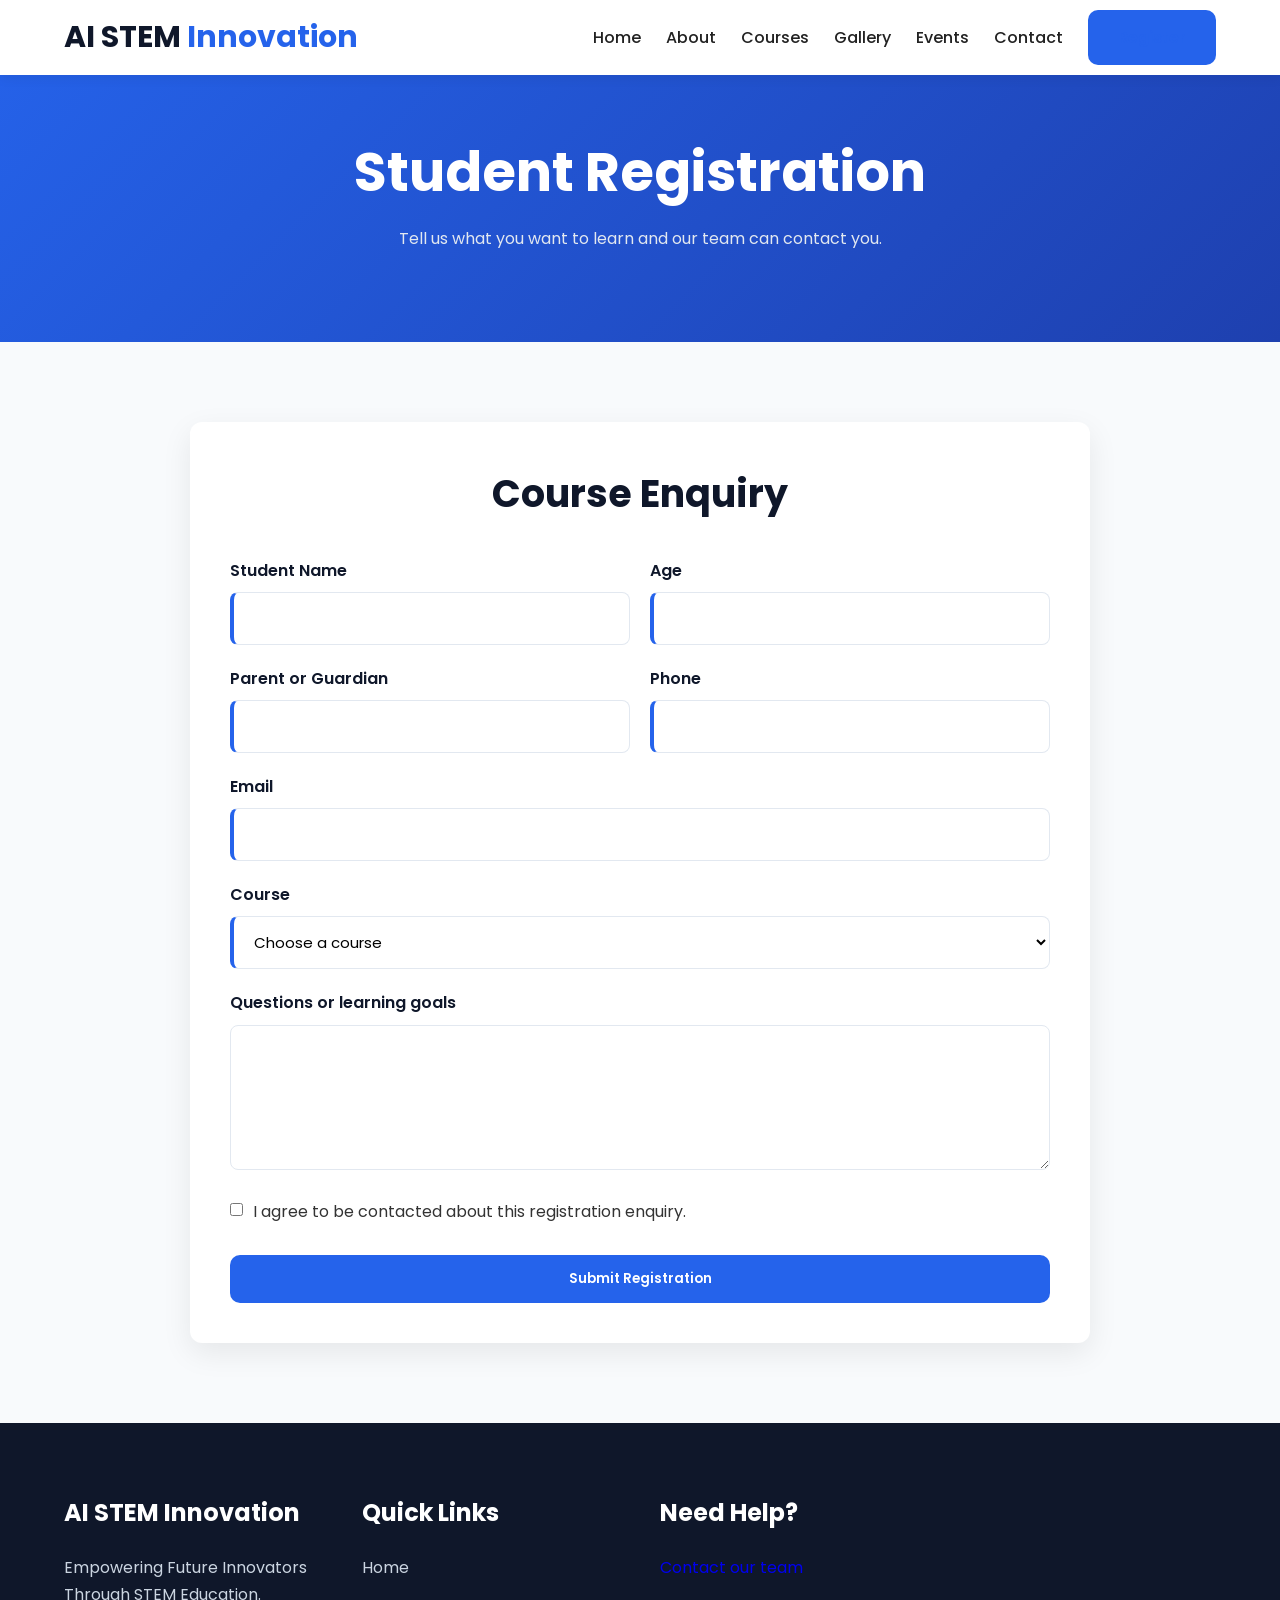
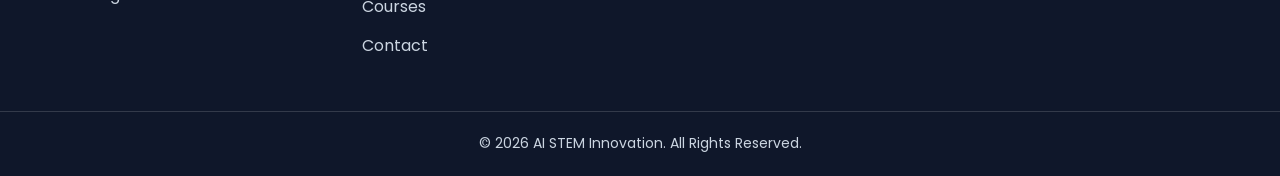
<file: register.html>
<!DOCTYPE html>
<html lang="en">
<head>
  <meta charset="UTF-8">
  <meta name="viewport" content="width=device-width, initial-scale=1.0">
  <title>Register | AI STEM Innovation</title>
  <meta name="description" content="Register your interest in AI STEM Innovation courses and workshops.">
  <link rel="stylesheet" href="css/style.css">
  <link rel="stylesheet" href="css/responsive.css">
  <link rel="preconnect" href="https://fonts.googleapis.com">
  <link rel="preconnect" href="https://fonts.gstatic.com" crossorigin>
  <link href="https://fonts.googleapis.com/css2?family=Poppins:wght@300;400;500;600;700;800&display=swap" rel="stylesheet">
  <link rel="stylesheet" href="https://cdnjs.cloudflare.com/ajax/libs/font-awesome/6.7.1/css/all.min.css">
</head>
<body>
  <header>
    <div class="container">
      <div class="logo"><h2>AI STEM <span>Innovation</span></h2></div>
      <nav id="navMenu"><ul><li><a href="index.html">Home</a></li><li><a href="about.html">About</a></li><li><a href="courses.html">Courses</a></li><li><a href="gallery.html">Gallery</a></li><li><a href="events.html">Events</a></li><li><a href="contact.html">Contact</a></li><li><a href="register.html" class="btn active">Register</a></li></ul></nav>
      <div class="menu-btn" id="menuBtn"><i class="fa-solid fa-bars"></i></div>
    </div>
  </header>

  <section class="page-banner"><div class="container"><h1>Student Registration</h1><p>Tell us what you want to learn and our team can contact you.</p></div></section>
  <section class="register-section">
    <div class="container">
      <div class="form-container">
        <h2>Course Enquiry</h2>
        <form name="registration" method="POST" action="/thanks.html" data-netlify="true" netlify-honeypot="bot-field">
          <input type="hidden" name="form-name" value="registration">
          <p hidden><label>Do not fill this out: <input name="bot-field"></label></p>
          <div class="form-row">
            <div class="form-group"><label for="student-name">Student Name</label><input id="student-name" name="student-name" type="text" required></div>
            <div class="form-group"><label for="age">Age</label><input id="age" name="age" type="number" min="5" max="25" required></div>
          </div>
          <div class="form-row">
            <div class="form-group"><label for="guardian-name">Parent or Guardian</label><input id="guardian-name" name="guardian-name" type="text" required></div>
            <div class="form-group"><label for="phone">Phone</label><input id="phone" name="phone" type="tel" required></div>
          </div>
          <div class="form-group"><label for="email">Email</label><input id="email" name="email" type="email" required></div>
          <div class="form-group"><label for="course">Course</label><select id="course" name="course" required><option value="">Choose a course</option><option>Arduino Robotics</option><option>Artificial Intelligence</option><option>Coding</option><option>Internet of Things</option><option>Drone Technology</option><option>3D Design & Printing</option></select></div>
          <div class="form-group"><label for="message">Questions or learning goals</label><textarea id="message" name="message" rows="5"></textarea></div>
          <label class="checkbox"><input type="checkbox" name="consent" required><span>I agree to be contacted about this registration enquiry.</span></label>
          <button type="submit" class="primary-btn">Submit Registration</button>
        </form>
      </div>
    </div>
  </section>

  <footer><div class="container footer-grid"><div><h3>AI STEM Innovation</h3><p>Empowering Future Innovators Through STEM Education.</p></div><div><h3>Quick Links</h3><ul><li><a href="index.html">Home</a></li><li><a href="courses.html">Courses</a></li><li><a href="contact.html">Contact</a></li></ul></div><div><h3>Need Help?</h3><p><a href="contact.html">Contact our team</a></p></div></div><div class="copyright">© 2026 AI STEM Innovation. All Rights Reserved.</div></footer>
  <script src="js/script.js"></script>
</body>
</html>
</file>
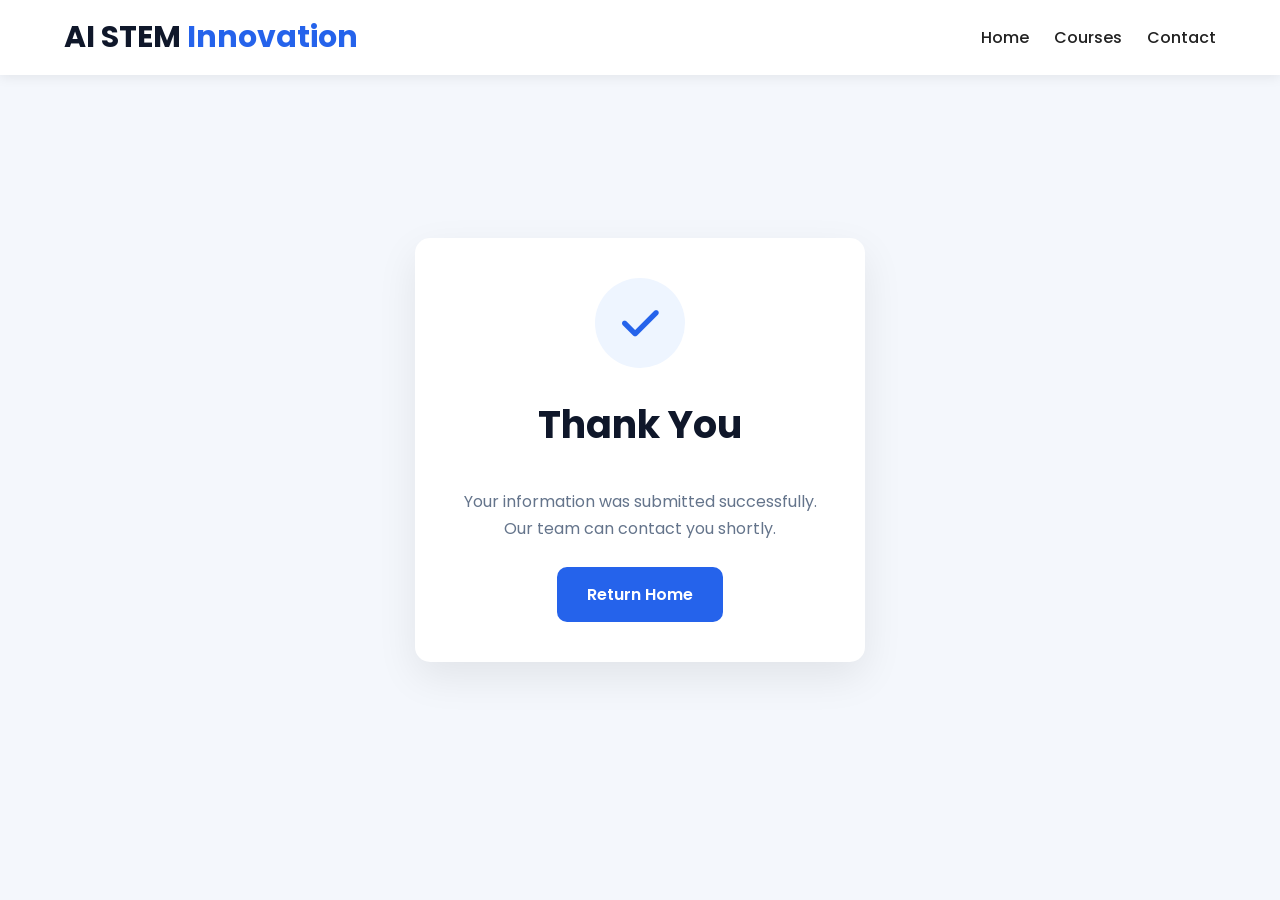
<file: thanks.html>
<!DOCTYPE html>
<html lang="en">
<head>
  <meta charset="UTF-8">
  <meta name="viewport" content="width=device-width, initial-scale=1.0">
  <title>Thank You | AI STEM Innovation</title>
  <link rel="stylesheet" href="css/style.css">
  <link rel="stylesheet" href="css/responsive.css">
  <link rel="preconnect" href="https://fonts.googleapis.com">
  <link rel="preconnect" href="https://fonts.gstatic.com" crossorigin>
  <link href="https://fonts.googleapis.com/css2?family=Poppins:wght@300;400;500;600;700;800&display=swap" rel="stylesheet">
  <link rel="stylesheet" href="https://cdnjs.cloudflare.com/ajax/libs/font-awesome/6.7.1/css/all.min.css">
</head>
<body>
  <header><div class="container"><div class="logo"><h2>AI STEM <span>Innovation</span></h2></div><nav id="navMenu"><ul><li><a href="index.html">Home</a></li><li><a href="courses.html">Courses</a></li><li><a href="contact.html">Contact</a></li></ul></nav><div class="menu-btn" id="menuBtn"><i class="fa-solid fa-bars"></i></div></div></header>
  <section class="login-section">
    <div class="container">
      <div class="login-box" style="text-align:center">
        <div class="login-icon"><i class="fa-solid fa-check"></i></div>
        <h2>Thank You</h2>
        <p>Your information was submitted successfully. Our team can contact you shortly.</p>
        <p style="margin-top:25px"><a href="index.html" class="primary-btn">Return Home</a></p>
      </div>
    </div>
  </section>
  <script src="js/script.js"></script>
</body>
</html>
</file>
<file: css/style.css>
/*==================================================
    AI STEM Innovation Website
    style.css
    ========= PART 1 =========
    Global Reset
    Typography
    Variables
    Header
    Navigation
    Hero
    Buttons
    Cards
    Sections
    Layout
===================================================*/

/*=========================================
    GOOGLE FONT
=========================================*/
@import url('https://fonts.googleapis.com/css2?family=Poppins:wght@300;400;500;600;700;800&display=swap');

/*=========================================
    CSS VARIABLES
=========================================*/
:root{

    --primary:#2563eb;
    --primary-dark:#1d4ed8;
    --secondary:#0f172a;
    --accent:#06b6d4;
    --success:#16a34a;
    --warning:#f59e0b;
    --danger:#ef4444;

    --white:#ffffff;
    --light:#f8fafc;
    --gray:#64748b;
    --dark:#1e293b;
    --border:#e2e8f0;

    --radius:10px;
    --shadow:0 10px 30px rgba(0,0,0,.08);

    --transition:.3s ease;

    --container:1200px;

}

/*=========================================
    RESET
=========================================*/

*{
    margin:0;
    padding:0;
    box-sizing:border-box;
}

html{
    scroll-behavior:smooth;
}

body{

    font-family:'Poppins',sans-serif;
    font-size:16px;
    line-height:1.7;

    background:#fff;
    color:#333;

}

img{

    max-width:100%;
    display:block;

}

a{

    text-decoration:none;
    transition:var(--transition);

}

ul{

    list-style:none;

}

button,
input,
textarea,
select{

    font-family:inherit;
    outline:none;

}

section{

    padding:80px 0;

}

/*=========================================
    CONTAINER
=========================================*/

.container{

    width:90%;
    max-width:var(--container);
    margin:auto;

}

/*=========================================
    TYPOGRAPHY
=========================================*/

h1{

    font-size:54px;
    font-weight:700;
    line-height:1.2;
    color:var(--secondary);

}

h2{

    font-size:38px;
    font-weight:700;
    color:var(--secondary);

}

h3{

    font-size:24px;
    color:var(--secondary);

}

h4{

    font-size:20px;

}

p{

    color:var(--gray);
    margin-top:15px;

}

.section-title{

    text-align:center;
    margin-bottom:60px;
    position:relative;

}

.section-title::after{

    content:'';
    width:80px;
    height:4px;

    background:var(--primary);

    display:block;
    margin:18px auto;

    border-radius:30px;

}

/*=========================================
    HEADER
=========================================*/

header{

    position:fixed;

    top:0;
    left:0;

    width:100%;

    background:#fff;

    z-index:999;

    box-shadow:0 2px 12px rgba(0,0,0,.08);

}

header .container{

    display:flex;

    justify-content:space-between;

    align-items:center;

    height:75px;

}

/*=========================================
    LOGO
=========================================*/

.logo h2{

    color:var(--secondary);
    font-size:30px;

}

.logo span{

    color:var(--primary);

}

/*=========================================
    NAVIGATION
=========================================*/

nav ul{

    display:flex;
    align-items:center;
    gap:25px;

}

nav a{

    color:#222;
    font-weight:500;

}

nav a:hover{

    color:var(--primary);

}

nav .active{

    color:var(--primary);

}

.menu-btn{

    display:none;

    font-size:28px;

    cursor:pointer;

}

/*=========================================
    BUTTONS
=========================================*/

.btn,
.primary-btn{

    display:inline-block;

    background:var(--primary);

    color:#fff;

    padding:14px 30px;

    border-radius:var(--radius);

    font-weight:600;

    transition:var(--transition);

    border:none;

    cursor:pointer;

}

.btn:hover,
.primary-btn:hover{

    background:var(--primary-dark);

    transform:translateY(-3px);

}

.secondary-btn{

    display:inline-block;

    background:#fff;

    color:var(--primary);

    border:2px solid var(--primary);

    padding:13px 28px;

    border-radius:var(--radius);

    margin-left:15px;

    font-weight:600;

}

.secondary-btn:hover{

    background:var(--primary);

    color:#fff;

}

/*=========================================
    HERO
=========================================*/

.hero{

    padding-top:150px;

    padding-bottom:90px;

    background:linear-gradient(135deg,#eff6ff,#ffffff);

}

.hero-grid{

    display:grid;

    grid-template-columns:repeat(2,1fr);

    align-items:center;

    gap:60px;

}

.hero-content p{

    margin:25px 0;

    font-size:18px;

}

.hero-buttons{

    margin-top:35px;

}

.hero-image img{

    animation:float 4s ease-in-out infinite;

}

/*=========================================
    PAGE BANNER
=========================================*/

.page-banner{

    background:linear-gradient(135deg,#2563eb,#1e40af);

    color:#fff;

    text-align:center;

    padding:140px 0 90px;

}

.page-banner h1{

    color:#fff;

}

.page-banner p{

    color:#e2e8f0;

    margin-top:20px;

}

/*=========================================
    COMMON GRID
=========================================*/

.feature-grid,
.course-grid,
.footer-grid{

    display:grid;

    gap:30px;

}

.feature-grid{

    grid-template-columns:repeat(auto-fit,minmax(250px,1fr));

}

.course-grid{

    grid-template-columns:repeat(auto-fit,minmax(320px,1fr));

}

.footer-grid{

    grid-template-columns:repeat(auto-fit,minmax(250px,1fr));

}

/*=========================================
    CARD
=========================================*/

.card{

    background:#fff;

    padding:35px;

    border-radius:var(--radius);

    box-shadow:var(--shadow);

    transition:var(--transition);

    text-align:center;

}

.card:hover{

    transform:translateY(-8px);

}

.card i{

    font-size:45px;

    color:var(--primary);

    margin-bottom:20px;

}

.card h3{

    margin-bottom:15px;

}

/*=========================================
    COURSE CARD
=========================================*/

.course{

    background:#fff;

    border-radius:var(--radius);

    overflow:hidden;

    box-shadow:var(--shadow);

    transition:var(--transition);

}

.course:hover{

    transform:translateY(-8px);

}

.course img{

    width:100%;

    height:220px;

    object-fit:cover;

}

.course h3{

    padding:20px 20px 10px;

}

.course p{

    padding:0 20px 20px;

}

.course a{

    margin:20px;

    display:inline-block;

    color:var(--primary);

    font-weight:600;

}

/*=========================================
    COMMON SECTION
=========================================*/

.features{

    background:#f8fafc;

}

.counter{

    background:var(--primary);

    color:#fff;

}

.counter-grid{

    display:grid;

    grid-template-columns:repeat(auto-fit,minmax(220px,1fr));

    gap:30px;

    text-align:center;

}

.counter h2{

    color:#fff;

    font-size:48px;

}

.counter p{

    color:#fff;

}

/*=========================================
    CTA
=========================================*/

.cta{

    background:linear-gradient(135deg,#2563eb,#1d4ed8);

    text-align:center;

    color:#fff;

}

.cta h2{

    color:#fff;

}

.cta p{

    color:#f1f5f9;

    margin:20px auto 40px;

    max-width:700px;

}

/*=========================================
    ANIMATION
=========================================*/

@keyframes float{

    0%{

        transform:translateY(0);

    }

    50%{

        transform:translateY(-20px);

    }

    100%{

        transform:translateY(0);

    }

}

/*=========================================
    UTILITIES
=========================================*/

.text-center{

    text-align:center;

}

.mt-20{

    margin-top:20px;

}

.mt-40{

    margin-top:40px;

}

.mb-20{

    margin-bottom:20px;

}

.mb-40{

    margin-bottom:40px;

}
/*==================================================
        PART 2A
        ABOUT
        COURSES
        FEATURE CARDS
====================================================*/

/*=========================================
    ABOUT SECTION
=========================================*/

.about{
    background:#ffffff;
}

.about-grid{
    display:grid;
    grid-template-columns:repeat(auto-fit,minmax(400px,1fr));
    gap:60px;
    align-items:center;
}

.about-image{
    position:relative;
}

.about-image img{
    width:100%;
    border-radius:15px;
    box-shadow:var(--shadow);
}

.about-content h2{
    margin-bottom:20px;
}

.about-content p{
    margin-bottom:18px;
    color:var(--gray);
    text-align:justify;
}

.about-content ul{
    margin-top:25px;
}

.about-content ul li{
    padding:10px 0;
    color:var(--dark);
    font-weight:500;
}

.about-content ul li i{
    color:var(--success);
    margin-right:10px;
}

/*=========================================
    MISSION SECTION
=========================================*/

.mission{
    background:#f8fafc;
}

.mission .card{
    text-align:center;
}

.mission .card i{
    font-size:55px;
    color:var(--primary);
    margin-bottom:20px;
}

.mission .card p{
    margin-top:15px;
}

/*=========================================
    FEATURES
=========================================*/

.features{
    background:#f8fafc;
}

.feature-grid{
    display:grid;
    grid-template-columns:repeat(auto-fit,minmax(260px,1fr));
    gap:30px;
}

.feature-grid .card{
    border-top:4px solid transparent;
}

.feature-grid .card:hover{
    border-color:var(--primary);
}

.feature-grid .card h3{
    margin:15px 0;
}

.feature-grid .card p{
    font-size:15px;
}

/*=========================================
    COURSE SECTION
=========================================*/

.courses{
    background:#ffffff;
}

.course-grid{
    display:grid;
    grid-template-columns:repeat(auto-fit,minmax(320px,1fr));
    gap:35px;
}

.course{
    background:#fff;
    border-radius:12px;
    overflow:hidden;
    box-shadow:var(--shadow);
    transition:.35s;
}

.course:hover{
    transform:translateY(-8px);
}

.course img{
    width:100%;
    height:220px;
    object-fit:cover;
}

.course i{
    display:block;
    text-align:center;
    margin-top:35px;
    color:var(--primary);
}

.course h3{
    text-align:center;
    margin:20px;
}

.course p{
    padding:0 25px;
    text-align:center;
}

.course ul{
    margin:20px;
}

.course ul li{
    padding:8px 0;
    color:var(--gray);
    border-bottom:1px solid #eee;
}

.course ul li:last-child{
    border-bottom:none;
}

.course a{
    display:inline-block;
    margin:25px;
    color:var(--primary);
    font-weight:600;
}

.course a:hover{
    color:var(--primary-dark);
}

/*=========================================
    COURSE ICON
=========================================*/

.course .fa-robot,
.course .fa-brain,
.course .fa-code,
.course .fa-cube,
.course .fa-helicopter,
.course .fa-microchip{
    font-size:60px;
}

/*=========================================
    TRAINING LEVELS
=========================================*/

.training-levels{
    background:#f8fafc;
}

.level-card{
    background:#fff;
    padding:35px;
    text-align:center;
    border-radius:10px;
    box-shadow:var(--shadow);
}

.level-card i{
    font-size:55px;
    color:var(--primary);
    margin-bottom:20px;
}

.level-card h3{
    margin-bottom:15px;
}

/*=========================================
    COURSE TAG
=========================================*/

.tag{
    display:inline-block;
    background:var(--primary);
    color:#fff;
    padding:6px 15px;
    border-radius:30px;
    font-size:13px;
    margin:8px;
}

.tag.success{
    background:var(--success);
}

.tag.warning{
    background:var(--warning);
}

.tag.danger{
    background:var(--danger);
}

/*=========================================
    CTA BUTTON INSIDE COURSE
=========================================*/

.course .primary-btn{
    margin:20px;
    display:inline-block;
}

/*=========================================
    COURSE HOVER EFFECT
=========================================*/

.course:hover img{
    transform:scale(1.05);
    transition:.5s;
}

/*=========================================
    SECTION BACKGROUNDS
=========================================*/

.bg-light{
    background:#f8fafc;
}

.bg-white{
    background:#ffffff;
}

.bg-primary{
    background:var(--primary);
    color:#fff;
}

/*=========================================
    ICON BOX
=========================================*/

.icon-box{
    width:80px;
    height:80px;
    margin:auto;
    border-radius:50%;
    display:flex;
    align-items:center;
    justify-content:center;
    background:#eef5ff;
}

.icon-box i{
    color:var(--primary);
    font-size:36px;
}

/*=========================================
    SPACING HELPERS
=========================================*/

.py-80{
    padding:80px 0;
}

.py-100{
    padding:100px 0;
}

.mb-60{
    margin-bottom:60px;
}

.mt-60{
    margin-top:60px;
}

/*=========================================
    IMAGE EFFECT
=========================================*/

.rounded{
    border-radius:12px;
}

.shadow{
    box-shadow:var(--shadow);
}

.hover-scale{
    transition:.4s;
}

.hover-scale:hover{
    transform:scale(1.03);
}
/*==================================================
        PART 2B
        GALLERY
        EVENTS
        IMAGE OVERLAYS
        TIMELINE
====================================================*/

/*=========================================
    GALLERY SECTION
=========================================*/

.gallery{
    background:#ffffff;
    padding:80px 0;
}

.gallery-grid{
    display:grid;
    grid-template-columns:repeat(auto-fit,minmax(280px,1fr));
    gap:25px;
}

/*=========================================
    GALLERY ITEM
=========================================*/

.gallery-item{
    position:relative;
    overflow:hidden;
    border-radius:12px;
    cursor:pointer;
    box-shadow:var(--shadow);
    background:#fff;
}

.gallery-item img{
    width:100%;
    height:260px;
    object-fit:cover;
    display:block;
    transition:0.5s ease;
}

/*=========================================
    IMAGE OVERLAY
=========================================*/

.overlay{
    position:absolute;
    inset:0;
    background:rgba(37,99,235,.82);

    display:flex;
    align-items:center;
    justify-content:center;
    flex-direction:column;

    opacity:0;
    transition:.4s;
    text-align:center;
    padding:20px;
}

.overlay h3{
    color:#fff;
    margin-bottom:10px;
}

.overlay p{
    color:#f8fafc;
    font-size:15px;
}

.gallery-item:hover img{
    transform:scale(1.12);
}

.gallery-item:hover .overlay{
    opacity:1;
}

/*=========================================
    GALLERY FILTER
=========================================*/

.gallery-filter{
    display:flex;
    justify-content:center;
    flex-wrap:wrap;
    gap:15px;
    margin-bottom:50px;
}

.gallery-filter button{

    border:none;
    background:#eef2ff;

    color:var(--primary);

    padding:12px 24px;

    border-radius:30px;

    cursor:pointer;

    font-weight:600;

    transition:.3s;
}

.gallery-filter button:hover,
.gallery-filter .active{

    background:var(--primary);
    color:#fff;

}

/*=========================================
    GALLERY CAPTION
=========================================*/

.gallery-caption{
    padding:20px;
    background:#fff;
}

.gallery-caption h4{
    margin-bottom:8px;
}

.gallery-caption p{
    margin:0;
}

/*=========================================
    EVENTS SECTION
=========================================*/

.events{
    background:#f8fafc;
    padding:80px 0;
}

.event-grid{
    display:grid;
    grid-template-columns:repeat(auto-fit,minmax(330px,1fr));
    gap:30px;
}

/*=========================================
    EVENT CARD
=========================================*/

.event-card{

    background:#fff;

    border-radius:12px;

    overflow:hidden;

    box-shadow:var(--shadow);

    transition:.35s;
}

.event-card:hover{

    transform:translateY(-8px);

}

.event-card img{

    width:100%;

    height:220px;

    object-fit:cover;

}

.event-content{

    padding:25px;

}

.event-content h3{

    margin-bottom:12px;

}

.event-content p{

    margin-bottom:12px;

}

/*=========================================
    EVENT DATE
=========================================*/

.event-date{

    display:inline-block;

    background:var(--primary);

    color:#fff;

    padding:8px 18px;

    border-radius:30px;

    font-size:14px;

    margin-bottom:15px;

    font-weight:600;

}

/*=========================================
    EVENT INFO
=========================================*/

.event-info{

    display:flex;

    align-items:center;

    gap:10px;

    margin:12px 0;

    color:var(--gray);

}

.event-info i{

    color:var(--primary);

}

/*=========================================
    EVENT BUTTON
=========================================*/

.event-card .primary-btn{

    margin-top:20px;

}

/*=========================================
    TIMELINE
=========================================*/

.timeline{

    position:relative;

    max-width:1000px;

    margin:70px auto;

}

.timeline::before{

    content:"";

    position:absolute;

    left:50%;

    top:0;

    width:4px;

    height:100%;

    background:var(--primary);

    transform:translateX(-50%);

}

.timeline-item{

    position:relative;

    width:50%;

    padding:20px 40px;

}

.timeline-item:nth-child(odd){

    left:0;

}

.timeline-item:nth-child(even){

    left:50%;

}

.timeline-content{

    background:#fff;

    padding:25px;

    border-radius:10px;

    box-shadow:var(--shadow);

}

.timeline-content h3{

    margin-bottom:10px;

}

.timeline-content p{

    margin-bottom:10px;

}

/*=========================================
    TIMELINE CIRCLE
=========================================*/

.timeline-item::after{

    content:"";

    position:absolute;

    width:22px;

    height:22px;

    background:var(--primary);

    border-radius:50%;

    top:35px;

    right:-11px;

}

.timeline-item:nth-child(even)::after{

    left:-11px;

}

/*=========================================
    EVENT BADGES
=========================================*/

.badge{

    display:inline-block;

    padding:6px 14px;

    border-radius:20px;

    font-size:13px;

    font-weight:600;

}

.badge.online{

    background:#dcfce7;

    color:#15803d;

}

.badge.offline{

    background:#dbeafe;

    color:#1d4ed8;

}

.badge.hybrid{

    background:#fef3c7;

    color:#b45309;

}

/*=========================================
    HOVER EFFECTS
=========================================*/

.event-card:hover img{

    transform:scale(1.08);

    transition:.5s;

}

.event-card img{

    transition:.5s;

}

/*=========================================
    RESPONSIVE TIMELINE
=========================================*/

@media(max-width:768px){

.timeline::before{

left:20px;

}

.timeline-item{

width:100%;

left:0!important;

padding-left:60px;

padding-right:20px;

margin-bottom:30px;

}

.timeline-item::after{

left:9px!important;

right:auto;

}

}
/*==================================================
        PART 2C
        CONTACT
        REGISTRATION
        FORMS
        GOOGLE MAP
        FAQ
====================================================*/

/*=========================================
    CONTACT SECTION
=========================================*/

.contact-section{
    background:#ffffff;
    padding:80px 0;
}

.contact-grid{
    display:grid;
    grid-template-columns:1fr 1fr;
    gap:50px;
    align-items:start;
}

/*=========================================
    CONTACT INFO
=========================================*/

.contact-info{
    background:#f8fafc;
    padding:40px;
    border-radius:12px;
    box-shadow:var(--shadow);
}

.contact-info h2{
    margin-bottom:20px;
}

.contact-info p{
    margin-bottom:25px;
}

.contact-item{
    display:flex;
    align-items:flex-start;
    gap:18px;
    margin-bottom:25px;
}

.contact-item i{
    width:55px;
    height:55px;
    display:flex;
    align-items:center;
    justify-content:center;
    background:var(--primary);
    color:#fff;
    border-radius:50%;
    font-size:22px;
    flex-shrink:0;
}

.contact-item h4{
    margin-bottom:5px;
}

/*=========================================
    SOCIAL ICONS
=========================================*/

.social{
    display:flex;
    gap:15px;
    margin-top:30px;
}

.social a{
    width:45px;
    height:45px;
    display:flex;
    align-items:center;
    justify-content:center;
    border-radius:50%;
    background:var(--primary);
    color:#fff;
    transition:.3s;
}

.social a:hover{
    background:var(--primary-dark);
    transform:translateY(-4px);
}

/*=========================================
    FORM CONTAINER
=========================================*/

.contact-form,
.form-container,
.login-box{
    background:#fff;
    padding:40px;
    border-radius:12px;
    box-shadow:var(--shadow);
}

.contact-form h2,
.form-container h2,
.login-box h2{
    text-align:center;
    margin-bottom:30px;
}

/*=========================================
    FORM
=========================================*/

form{
    width:100%;
}

.form-row{
    display:grid;
    grid-template-columns:1fr 1fr;
    gap:20px;
}

.form-group{
    margin-bottom:20px;
}

.form-group label{
    display:block;
    margin-bottom:8px;
    font-weight:600;
    color:var(--secondary);
}

.form-group input,
.form-group textarea,
.form-group select{

    width:100%;

    padding:14px 16px;

    border:1px solid var(--border);

    border-radius:8px;

    font-size:15px;

    transition:.3s;

    background:#fff;
}

.form-group input:focus,
.form-group textarea:focus,
.form-group select:focus{

    border-color:var(--primary);

    box-shadow:0 0 0 4px rgba(37,99,235,.15);

}

textarea{
    resize:vertical;
    min-height:120px;
}

/*=========================================
    CHECKBOX
=========================================*/

.checkbox{
    display:flex;
    align-items:flex-start;
    gap:10px;
    margin:20px 0;
}

.checkbox input{
    margin-top:5px;
}

/*=========================================
    BUTTONS INSIDE FORMS
=========================================*/

form .primary-btn{
    width:100%;
    margin-top:10px;
}

/*=========================================
    SUCCESS / ERROR MESSAGE
=========================================*/

.success-message{
    background:#dcfce7;
    color:#166534;
    padding:15px;
    border-radius:8px;
    margin-top:20px;
}

.error-message{
    background:#fee2e2;
    color:#b91c1c;
    padding:15px;
    border-radius:8px;
    margin-top:20px;
}

/*=========================================
    REGISTER SECTION
=========================================*/

.register-section{
    background:#f8fafc;
}

.register-section .form-container{
    max-width:900px;
    margin:auto;
}

/*=========================================
    LOGIN SECTION
=========================================*/

.login-section{
    background:#f8fafc;
    padding:100px 0;
}

.login-box{
    max-width:450px;
    margin:auto;
}

.login-icon{
    width:90px;
    height:90px;
    margin:0 auto 25px;
    border-radius:50%;
    display:flex;
    align-items:center;
    justify-content:center;
    background:#eef5ff;
}

.login-icon i{
    font-size:42px;
    color:var(--primary);
}

.password-box{
    position:relative;
}

.password-box input{
    padding-right:55px;
}

.password-toggle{
    position:absolute;
    right:12px;
    top:50%;
    transform:translateY(-50%);
    background:none;
    border:none;
    cursor:pointer;
    color:var(--gray);
}

.remember{
    display:flex;
    justify-content:space-between;
    align-items:center;
    margin:20px 0;
    font-size:14px;
}

.remember a{
    color:var(--primary);
}

.remember a:hover{
    text-decoration:underline;
}

/*=========================================
    GOOGLE MAP
=========================================*/

.map-section{
    background:#fff;
}

.map{
    border-radius:12px;
    overflow:hidden;
    box-shadow:var(--shadow);
}

.map iframe{
    width:100%;
    border:0;
    display:block;
}

/*=========================================
    FAQ
=========================================*/

.faq{
    background:#f8fafc;
}

.faq-item{
    background:#fff;
    padding:25px;
    border-radius:10px;
    margin-bottom:20px;
    box-shadow:var(--shadow);
}

.faq-item h3{
    margin-bottom:10px;
}

.faq-item p{
    margin:0;
}

/*=========================================
    PLACEHOLDER
=========================================*/

::placeholder{
    color:#94a3b8;
}

/*=========================================
    INPUT STATES
=========================================*/

input:disabled,
textarea:disabled,
select:disabled{
    background:#f1f5f9;
    cursor:not-allowed;
}

input:required,
textarea:required,
select:required{
    border-left:4px solid var(--primary);
}

/*=========================================
    MOBILE RESPONSIVE
=========================================*/

@media (max-width:992px){

.contact-grid{
    grid-template-columns:1fr;
}

.form-row{
    grid-template-columns:1fr;
}

}

@media (max-width:768px){

.contact-info,
.contact-form,
.form-container,
.login-box{

    padding:25px;

}

.social{

    justify-content:center;
    flex-wrap:wrap;

}

}

@media (max-width:576px){

.contact-item{

    flex-direction:column;
    text-align:center;

}

.contact-item i{

    margin:auto;

}

.checkbox{

    align-items:flex-start;

}

.remember{

    flex-direction:column;
    gap:12px;
    align-items:flex-start;

}

}
/*==================================================
        PART 3A
        LOGIN ENHANCEMENTS
        ADMIN DASHBOARD
        STATISTICS CARDS
====================================================*/

/*=========================================
    LOGIN PAGE
=========================================*/

.login-section{
    background:#f4f7fc;
    min-height:100vh;
    display:flex;
    align-items:center;
    justify-content:center;
    padding:80px 20px;
}

.login-box{
    width:100%;
    max-width:450px;
    background:#fff;
    border-radius:15px;
    padding:40px;
    box-shadow:0 15px 40px rgba(0,0,0,.08);
}

.login-box h2{
    text-align:center;
    margin-bottom:30px;
    color:var(--secondary);
}

.login-icon{
    width:90px;
    height:90px;
    margin:0 auto 25px;
    border-radius:50%;
    display:flex;
    justify-content:center;
    align-items:center;
    background:#eef5ff;
}

.login-icon i{
    font-size:42px;
    color:var(--primary);
}

.password-box{
    position:relative;
}

.password-box input{
    width:100%;
    padding-right:50px;
}

.password-toggle{
    position:absolute;
    top:50%;
    right:15px;
    transform:translateY(-50%);
    border:none;
    background:none;
    cursor:pointer;
    color:var(--gray);
    font-size:18px;
}

.remember{
    display:flex;
    justify-content:space-between;
    align-items:center;
    margin:20px 0;
    font-size:14px;
}

.remember a{
    color:var(--primary);
}

.remember a:hover{
    text-decoration:underline;
}

.login-footer{
    text-align:center;
    margin-top:20px;
}

.login-footer p{
    font-size:14px;
}

/*=========================================
    DASHBOARD
=========================================*/

.dashboard{
    background:#f8fafc;
    padding:120px 0 80px;
    min-height:100vh;
}

.dashboard h1{
    margin-bottom:10px;
}

.dashboard p{
    margin-bottom:40px;
}

/*=========================================
    DASHBOARD GRID
=========================================*/

.dashboard-grid{
    display:grid;
    grid-template-columns:260px 1fr;
    gap:30px;
}

/*=========================================
    SIDEBAR
=========================================*/

.sidebar{
    background:#fff;
    border-radius:12px;
    padding:25px;
    box-shadow:var(--shadow);
    height:fit-content;
}

.sidebar ul{
    list-style:none;
}

.sidebar li{
    margin-bottom:12px;
}

.sidebar a{
    display:flex;
    align-items:center;
    gap:12px;
    padding:12px 15px;
    color:var(--secondary);
    border-radius:8px;
    transition:.3s;
}

.sidebar a:hover{
    background:var(--primary);
    color:#fff;
}

.sidebar a.active{
    background:var(--primary);
    color:#fff;
}

.sidebar i{
    width:20px;
    text-align:center;
}

/*=========================================
    DASHBOARD CONTENT
=========================================*/

.dashboard-content{
    background:#fff;
    border-radius:12px;
    padding:30px;
    box-shadow:var(--shadow);
}

/*=========================================
    STATISTICS CARDS
=========================================*/

.dashboard-cards{
    display:grid;
    grid-template-columns:repeat(auto-fit,minmax(220px,1fr));
    gap:25px;
    margin-bottom:40px;
}

.dashboard-cards .card{
    text-align:center;
    padding:30px 20px;
    border-radius:12px;
    transition:.3s;
}

.dashboard-cards .card:hover{
    transform:translateY(-6px);
}

.dashboard-cards .card i{
    font-size:40px;
    color:var(--primary);
    margin-bottom:15px;
}

.dashboard-cards .card h2{
    font-size:36px;
    margin-bottom:10px;
}

.dashboard-cards .card p{
    margin:0;
    color:var(--gray);
}

/*=========================================
    DASHBOARD PANEL
=========================================*/

.dashboard-panel{
    background:#fff;
    border-radius:12px;
    padding:25px;
    box-shadow:var(--shadow);
    margin-bottom:30px;
}

.dashboard-panel h3{
    margin-bottom:20px;
}

/*=========================================
    QUICK ACTIONS
=========================================*/

.quick-actions{
    display:flex;
    flex-wrap:wrap;
    gap:15px;
}

.quick-actions .primary-btn{
    padding:12px 24px;
}

/*=========================================
    ACTIVITY LIST
=========================================*/

.activity-list{
    list-style:none;
}

.activity-list li{
    display:flex;
    justify-content:space-between;
    align-items:center;
    padding:15px 0;
    border-bottom:1px solid var(--border);
}

.activity-list li:last-child{
    border-bottom:none;
}

.activity-time{
    font-size:13px;
    color:var(--gray);
}

/*=========================================
    PROFILE CARD
=========================================*/

.profile-card{
    display:flex;
    align-items:center;
    gap:20px;
}

.profile-card img{
    width:70px;
    height:70px;
    border-radius:50%;
    object-fit:cover;
}

.profile-card h4{
    margin-bottom:5px;
}

.profile-card p{
    margin:0;
}

/*=========================================
    NOTIFICATION BADGE
=========================================*/

.notification{
    position:relative;
}

.notification::after{
    content:"";
    position:absolute;
    top:-5px;
    right:-5px;
    width:10px;
    height:10px;
    background:#ef4444;
    border-radius:50%;
}

/*=========================================
    RESPONSIVE
=========================================*/

@media(max-width:992px){

.dashboard-grid{
    grid-template-columns:1fr;
}

.sidebar{
    margin-bottom:20px;
}

}

@media(max-width:768px){

.dashboard{
    padding-top:100px;
}

.dashboard-content{
    padding:20px;
}

.dashboard-cards{
    grid-template-columns:1fr;
}

.quick-actions{
    flex-direction:column;
}

.quick-actions .primary-btn{
    width:100%;
}

}

@media(max-width:576px){

.login-box{
    padding:25px;
}

.remember{
    flex-direction:column;
    align-items:flex-start;
    gap:10px;
}

.profile-card{
    flex-direction:column;
    text-align:center;
}

}
/*==================================================
        PART 3B
        STUDENT TABLE
        SEARCH
        BADGES
        ACTION BUTTONS
        PAGINATION
====================================================*/

/*=========================================
    SEARCH BAR
=========================================*/

.search-box{
    position:relative;
    margin:25px 0 35px;
}

.search-box input{

    width:100%;
    height:55px;

    padding:0 20px 0 55px;

    border:1px solid var(--border);

    border-radius:10px;

    font-size:16px;

    background:#fff;

    transition:.3s;
}

.search-box input:focus{

    border-color:var(--primary);

    box-shadow:0 0 0 4px rgba(37,99,235,.12);

}

.search-box::before{

    content:"\f002";

    font-family:"Font Awesome 6 Free";
    font-weight:900;

    position:absolute;

    left:20px;
    top:50%;

    transform:translateY(-50%);

    color:var(--gray);

}

/*=========================================
    TABLE
=========================================*/

.table-responsive{

    width:100%;
    overflow-x:auto;
    border-radius:12px;
    background:#fff;
    box-shadow:var(--shadow);

}

table{

    width:100%;
    border-collapse:collapse;
    min-width:900px;

}

thead{

    background:var(--primary);

}

thead th{

    color:#fff;

    padding:18px;

    text-align:left;

    font-size:15px;

    white-space:nowrap;

}

tbody tr{

    border-bottom:1px solid var(--border);

    transition:.3s;

}

tbody tr:hover{

    background:#f8fbff;

}

tbody td{

    padding:16px;

    color:var(--dark);

    vertical-align:middle;

}

tbody tr:last-child{

    border-bottom:none;

}

/*=========================================
    TABLE IMAGE
=========================================*/

.table-avatar{

    width:45px;
    height:45px;

    border-radius:50%;

    object-fit:cover;

}

/*=========================================
    STATUS BADGES
=========================================*/

.badge{

    display:inline-block;

    padding:6px 14px;

    border-radius:25px;

    font-size:13px;

    font-weight:600;

    text-align:center;

}

.badge.success{

    background:#dcfce7;
    color:#15803d;

}

.badge.pending{

    background:#fef3c7;
    color:#b45309;

}

.badge.danger{

    background:#fee2e2;
    color:#b91c1c;

}

.badge.info{

    background:#dbeafe;
    color:#1d4ed8;

}

/*=========================================
    ACTION BUTTONS
=========================================*/

.edit-btn,
.delete-btn,
.view-btn{

    width:40px;
    height:40px;

    border:none;

    border-radius:8px;

    cursor:pointer;

    transition:.3s;

    margin-right:5px;

}

.edit-btn{

    background:#dbeafe;
    color:#2563eb;

}

.edit-btn:hover{

    background:#2563eb;
    color:#fff;

}

.delete-btn{

    background:#fee2e2;
    color:#dc2626;

}

.delete-btn:hover{

    background:#dc2626;
    color:#fff;

}

.view-btn{

    background:#dcfce7;
    color:#15803d;

}

.view-btn:hover{

    background:#15803d;
    color:#fff;

}

/*=========================================
    DASHBOARD ACTIONS
=========================================*/

.dashboard-actions{

    display:flex;

    flex-wrap:wrap;

    gap:15px;

    margin-top:35px;

}

.dashboard-actions .primary-btn{

    display:flex;

    align-items:center;

    gap:10px;

}

/*=========================================
    EXPORT BUTTONS
=========================================*/

.export-buttons{

    display:flex;
    gap:15px;
    margin-bottom:25px;
    flex-wrap:wrap;

}

.export-buttons button{

    border:none;

    cursor:pointer;

}

/*=========================================
    PAGINATION
=========================================*/

.pagination{

    display:flex;

    justify-content:center;

    align-items:center;

    gap:10px;

    margin-top:40px;

}

.pagination a{

    width:42px;
    height:42px;

    display:flex;

    align-items:center;

    justify-content:center;

    border-radius:8px;

    background:#fff;

    color:var(--secondary);

    box-shadow:var(--shadow);

    transition:.3s;

}

.pagination a:hover,
.pagination a.active{

    background:var(--primary);

    color:#fff;

}

/*=========================================
    EMPTY STATE
=========================================*/

.empty-state{

    text-align:center;

    padding:60px 20px;

}

.empty-state i{

    font-size:70px;

    color:#cbd5e1;

    margin-bottom:20px;

}

.empty-state h3{

    margin-bottom:10px;

}

.empty-state p{

    max-width:500px;

    margin:auto;

}

/*=========================================
    LOADER
=========================================*/

.loader{

    width:50px;
    height:50px;

    border:5px solid #e2e8f0;
    border-top:5px solid var(--primary);

    border-radius:50%;

    animation:spin 1s linear infinite;

    margin:40px auto;

}

@keyframes spin{

    from{

        transform:rotate(0deg);

    }

    to{

        transform:rotate(360deg);

    }

}

/*=========================================
    MOBILE TABLE
=========================================*/

@media(max-width:768px){

.dashboard-actions{

    flex-direction:column;

}

.dashboard-actions .primary-btn{

    width:100%;
    justify-content:center;

}

.export-buttons{

    flex-direction:column;

}

.export-buttons button{

    width:100%;

}

.table-responsive{

    border-radius:8px;

}

}
/*==================================================
        PART 3C
        FOOTER
        UTILITIES
        ANIMATIONS
        SCROLL TO TOP
        FINAL MEDIA QUERIES
====================================================*/

/*=========================================
    FOOTER
=========================================*/

footer{
    background:var(--secondary);
    color:#fff;
    padding:70px 0 20px;
}

.footer-grid{
    display:grid;
    grid-template-columns:repeat(auto-fit,minmax(250px,1fr));
    gap:40px;
}

footer h3{
    color:#fff;
    margin-bottom:20px;
}

footer p{
    color:#cbd5e1;
}

footer ul{
    list-style:none;
}

footer ul li{
    margin-bottom:12px;
}

footer ul li a{
    color:#cbd5e1;
    transition:.3s;
}

footer ul li a:hover{
    color:#fff;
    padding-left:6px;
}

footer .social{
    display:flex;
    gap:12px;
    margin-top:20px;
}

footer .social a{
    width:42px;
    height:42px;
    display:flex;
    align-items:center;
    justify-content:center;
    border-radius:50%;
    background:rgba(255,255,255,.1);
    color:#fff;
    transition:.3s;
}

footer .social a:hover{
    background:var(--primary);
    transform:translateY(-4px);
}

.copyright{
    text-align:center;
    border-top:1px solid rgba(255,255,255,.15);
    margin-top:40px;
    padding-top:20px;
    color:#cbd5e1;
    font-size:14px;
}

/*=========================================
    UTILITIES
=========================================*/

.d-flex{
    display:flex;
}

.flex-column{
    flex-direction:column;
}

.justify-center{
    justify-content:center;
}

.justify-between{
    justify-content:space-between;
}

.align-center{
    align-items:center;
}

.text-center{
    text-align:center;
}

.text-left{
    text-align:left;
}

.text-right{
    text-align:right;
}

.w-100{
    width:100%;
}

.h-100{
    height:100%;
}

.rounded{
    border-radius:10px;
}

.shadow{
    box-shadow:var(--shadow);
}

.bg-white{
    background:#fff;
}

.bg-light{
    background:#f8fafc;
}

.bg-primary{
    background:var(--primary);
    color:#fff;
}

.mt-10{margin-top:10px;}
.mt-20{margin-top:20px;}
.mt-30{margin-top:30px;}
.mt-40{margin-top:40px;}
.mt-60{margin-top:60px;}

.mb-10{margin-bottom:10px;}
.mb-20{margin-bottom:20px;}
.mb-30{margin-bottom:30px;}
.mb-40{margin-bottom:40px;}
.mb-60{margin-bottom:60px;}

.p-10{padding:10px;}
.p-20{padding:20px;}
.p-30{padding:30px;}
.p-40{padding:40px;}

/*=========================================
    SCROLL TO TOP
=========================================*/

#scrollTop{
    position:fixed;
    right:25px;
    bottom:25px;
    width:50px;
    height:50px;
    border:none;
    border-radius:50%;
    background:var(--primary);
    color:#fff;
    cursor:pointer;
    display:none;
    z-index:999;
    transition:.3s;
    box-shadow:var(--shadow);
}

#scrollTop:hover{
    background:var(--primary-dark);
    transform:translateY(-4px);
}

/*=========================================
    ANIMATIONS
=========================================*/

.fade-in{
    animation:fadeIn .8s ease;
}

.slide-up{
    animation:slideUp .8s ease;
}

.zoom-in{
    animation:zoomIn .6s ease;
}

@keyframes fadeIn{

    from{
        opacity:0;
    }

    to{
        opacity:1;
    }

}

@keyframes slideUp{

    from{
        opacity:0;
        transform:translateY(40px);
    }

    to{
        opacity:1;
        transform:translateY(0);
    }

}

@keyframes zoomIn{

    from{
        opacity:0;
        transform:scale(.8);
    }

    to{
        opacity:1;
        transform:scale(1);
    }

}

/*=========================================
    IMAGE HOVER
=========================================*/

img{
    transition:.35s;
}

.hover-img:hover img{
    transform:scale(1.05);
}

/*=========================================
    SELECTION
=========================================*/

::selection{
    background:var(--primary);
    color:#fff;
}

/*=========================================
    SCROLLBAR
=========================================*/

::-webkit-scrollbar{
    width:10px;
}

::-webkit-scrollbar-track{
    background:#f1f5f9;
}

::-webkit-scrollbar-thumb{
    background:var(--primary);
    border-radius:20px;
}

::-webkit-scrollbar-thumb:hover{
    background:var(--primary-dark);
}

/*=========================================
    PRINT
=========================================*/

@media print{

header,
footer,
.menu-btn,
.primary-btn,
.secondary-btn,
.dashboard-actions,
#scrollTop{

    display:none !important;

}

body{
    background:#fff;
}

section{
    padding:20px 0;
}

table{
    font-size:12px;
}

}

/*=========================================
    LARGE DEVICES
=========================================*/

@media(max-width:1200px){

.container{
    width:94%;
}

}

/*=========================================
    TABLETS
=========================================*/

@media(max-width:992px){

.hero-grid,
.about-grid,
.contact-grid,
.dashboard-grid{

    grid-template-columns:1fr;

}

.hero{
    text-align:center;
}

.hero-buttons{
    justify-content:center;
}

.hero-image{
    margin-top:40px;
}

}

/*=========================================
    MOBILE
=========================================*/

@media(max-width:768px){

section{
    padding:60px 0;
}

h1{
    font-size:38px;
}

h2{
    font-size:30px;
}

h3{
    font-size:22px;
}

nav{
    display:none;
}

.menu-btn{
    display:block;
}

.feature-grid,
.course-grid,
.gallery-grid,
.dashboard-cards{

    grid-template-columns:1fr;

}

.footer-grid{
    text-align:center;
}

footer .social{
    justify-content:center;
}

}

/*=========================================
    SMALL MOBILE
=========================================*/

@media(max-width:576px){

.container{
    width:95%;
}

.page-banner{
    padding:120px 0 70px;
}

.primary-btn,
.secondary-btn,
.btn{
    width:100%;
    text-align:center;
}

.card,
.course,
.contact-form,
.form-container,
.login-box{
    padding:20px;
}

.dashboard-actions{
    flex-direction:column;
}

}

/*=========================================
    END OF FILE
=========================================*/
</file>
<file: css/responsive.css>
/*==================================================
        AI STEM Innovation
        responsive.css
        ========= PART 1 =========
        Large Desktop
        Laptop
        Tablet Landscape
====================================================*/

/*=========================================
    LARGE DESKTOP
    1400px
=========================================*/

@media screen and (max-width:1400px){

.container{
    max-width:1200px;
}

.hero h1{
    font-size:52px;
}

.hero-grid{
    gap:50px;
}

.about-grid{
    gap:50px;
}

.dashboard-grid{
    gap:25px;
}

.gallery-grid{
    grid-template-columns:repeat(3,1fr);
}

.course-grid{
    grid-template-columns:repeat(3,1fr);
}

.feature-grid{
    grid-template-columns:repeat(4,1fr);
}

.footer-grid{
    grid-template-columns:repeat(4,1fr);
}

}

/*=========================================
    LAPTOP
    1200px
=========================================*/

@media screen and (max-width:1200px){

.container{
    width:95%;
}

section{
    padding:70px 0;
}

.hero{
    padding-top:140px;
}

.hero-grid{
    grid-template-columns:1fr 1fr;
    gap:40px;
}

.hero h1{
    font-size:46px;
}

.page-banner h1{
    font-size:42px;
}

.about-grid{
    grid-template-columns:1fr 1fr;
    gap:40px;
}

.gallery-grid{
    grid-template-columns:repeat(3,1fr);
}

.course-grid{
    grid-template-columns:repeat(2,1fr);
}

.feature-grid{
    grid-template-columns:repeat(2,1fr);
}

.contact-grid{
    grid-template-columns:1fr 1fr;
}

.dashboard-grid{
    grid-template-columns:230px 1fr;
}

.dashboard-cards{
    grid-template-columns:repeat(2,1fr);
}

.footer-grid{
    grid-template-columns:repeat(2,1fr);
}

table{
    min-width:900px;
}

}

/*=========================================
    TABLET LANDSCAPE
    992px
=========================================*/

@media screen and (max-width:992px){

.container{
    width:94%;
}

/* Header */

header .container{
    height:70px;
}

.logo h2{
    font-size:28px;
}

/* Navigation */

.menu-btn{
    display:block;
    font-size:28px;
    cursor:pointer;
}

nav{
    position:absolute;
    top:70px;
    left:0;
    width:100%;
    background:#ffffff;
    display:none;
    box-shadow:0 5px 15px rgba(0,0,0,.1);
}

nav.active{
    display:block;
}

nav ul{
    flex-direction:column;
    padding:20px;
    gap:0;
}

nav ul li{
    width:100%;
}

nav ul li a{
    display:block;
    padding:15px;
    border-bottom:1px solid #eee;
}

nav ul li:last-child a{
    border-bottom:none;
}

/* Hero */

.hero{
    padding-top:130px;
}

.hero-grid{
    grid-template-columns:1fr;
    text-align:center;
}

.hero-content{
    order:2;
}

.hero-image{
    order:1;
    max-width:500px;
    margin:auto;
}

.hero-buttons{
    display:flex;
    justify-content:center;
    gap:15px;
    flex-wrap:wrap;
}

/* About */

.about-grid{
    grid-template-columns:1fr;
    text-align:center;
}

.about-content ul{
    text-align:left;
}

/* Courses */

.course-grid{
    grid-template-columns:repeat(2,1fr);
}

/* Features */

.feature-grid{
    grid-template-columns:repeat(2,1fr);
}

/* Gallery */

.gallery-grid{
    grid-template-columns:repeat(2,1fr);
}

/* Events */

.event-grid{
    grid-template-columns:1fr;
}

/* Contact */

.contact-grid{
    grid-template-columns:1fr;
}

/* Registration */

.form-row{
    grid-template-columns:1fr;
}

/* Dashboard */

.dashboard-grid{
    grid-template-columns:1fr;
}

.sidebar{
    margin-bottom:30px;
}

.dashboard-cards{
    grid-template-columns:repeat(2,1fr);
}

/* Footer */

.footer-grid{
    grid-template-columns:repeat(2,1fr);
}

/* Timeline */

.timeline::before{
    left:20px;
}

.timeline-item{
    width:100%;
    left:0 !important;
    padding-left:60px;
    padding-right:20px;
}

.timeline-item::after{
    left:10px !important;
}

/* Tables */

.table-responsive{
    overflow-x:auto;
}

table{
    min-width:850px;
}

}
/*==================================================
        AI STEM Innovation
        responsive.css
        ========= PART 2 =========
        Tablet Portrait (768px)
        Mobile Landscape (640px)
====================================================*/

/*=========================================
    TABLET PORTRAIT
    768px
=========================================*/

@media screen and (max-width:768px){

/* Container */

.container{
    width:95%;
}

/* Typography */

body{
    font-size:15px;
}

h1{
    font-size:38px;
}

h2{
    font-size:30px;
}

h3{
    font-size:22px;
}

p{
    font-size:15px;
}

/* Sections */

section{
    padding:60px 0;
}

.page-banner{
    padding:120px 0 70px;
}

/* Header */

header .container{
    height:65px;
}

.logo h2{
    font-size:24px;
}

/* Hero */

.hero{
    padding-top:110px;
}

.hero-grid{
    grid-template-columns:1fr;
    gap:30px;
}

.hero-content{
    text-align:center;
}

.hero-content p{
    font-size:16px;
}

.hero-buttons{
    display:flex;
    flex-direction:column;
    gap:15px;
    align-items:center;
}

.hero-buttons .primary-btn,
.hero-buttons .secondary-btn{
    width:260px;
    text-align:center;
}

.hero-image{
    max-width:420px;
    margin:auto;
}

/* About */

.about-grid{
    grid-template-columns:1fr;
}

.about-content{
    text-align:center;
}

.about-content ul{
    text-align:left;
}

/* Features */

.feature-grid{
    grid-template-columns:1fr;
}

/* Courses */

.course-grid{
    grid-template-columns:1fr;
}

.course img{
    height:220px;
}

/* Gallery */

.gallery-grid{
    grid-template-columns:1fr;
}

.gallery-item img{
    height:240px;
}

/* Events */

.event-grid{
    grid-template-columns:1fr;
}

/* Forms */

.contact-grid,
.form-row{
    grid-template-columns:1fr;
}

.contact-form,
.form-container,
.login-box{
    padding:30px;
}

/* Dashboard */

.dashboard{
    padding-top:90px;
}

.dashboard-cards{
    grid-template-columns:1fr;
}

.dashboard-actions{
    flex-direction:column;
}

.dashboard-actions .primary-btn{
    width:100%;
    justify-content:center;
}

.quick-actions{
    flex-direction:column;
}

.quick-actions .primary-btn{
    width:100%;
}

/* Footer */

.footer-grid{
    grid-template-columns:1fr;
    text-align:center;
}

footer .social{
    justify-content:center;
}

/* Timeline */

.timeline::before{
    left:18px;
}

.timeline-item{
    padding-left:55px;
    padding-right:15px;
}

.timeline-item::after{
    left:7px !important;
}

/* Tables */

.table-responsive{
    overflow-x:auto;
}

table{
    min-width:800px;
}

.search-box input{
    font-size:15px;
}

}

/*=========================================
    MOBILE LANDSCAPE
    640px
=========================================*/

@media screen and (max-width:640px){

/* Typography */

h1{
    font-size:34px;
}

h2{
    font-size:28px;
}

h3{
    font-size:20px;
}

/* Hero */

.hero{
    padding-top:100px;
}

.hero-buttons .primary-btn,
.hero-buttons .secondary-btn{
    width:100%;
}

/* Cards */

.card{
    padding:25px;
}

.course{
    border-radius:10px;
}

.course img{
    height:210px;
}

/* Contact */

.contact-item{
    flex-direction:column;
    text-align:center;
}

.contact-item i{
    margin:auto;
}

/* Login */

.login-box{
    padding:25px;
}

.login-icon{
    width:80px;
    height:80px;
}

.login-icon i{
    font-size:36px;
}

/* Dashboard */

.dashboard-content{
    padding:20px;
}

.dashboard-panel{
    padding:20px;
}

/* Buttons */

.primary-btn,
.secondary-btn,
.btn{
    width:100%;
    text-align:center;
}

/* Footer */

footer{
    padding:50px 0 20px;
}

.footer-grid{
    gap:30px;
}

footer .social{
    flex-wrap:wrap;
}

/* Pagination */

.pagination{
    flex-wrap:wrap;
}

/* Export Buttons */

.export-buttons{
    flex-direction:column;
}

.export-buttons button{
    width:100%;
}

}
/*==================================================
        AI STEM Innovation
        responsive.css
        ========= PART 3 =========
        Mobile Portrait (576px)
        Small Phones (480px)
        Extra Small Devices (360px)
        Print Styles
        High-DPI Optimizations
====================================================*/

/*=========================================
    MOBILE PORTRAIT
    576px
=========================================*/

@media screen and (max-width:576px){

.container{
    width:94%;
}

body{
    font-size:14px;
}

section{
    padding:50px 0;
}

/* Typography */

h1{
    font-size:30px;
    line-height:1.3;
}

h2{
    font-size:26px;
}

h3{
    font-size:20px;
}

p{
    font-size:14px;
}

/* Header */

header .container{
    height:60px;
}

.logo h2{
    font-size:22px;
}

/* Hero */

.hero{
    padding-top:90px;
}

.hero-image img{
    width:100%;
}

.hero-buttons{
    gap:12px;
}

.hero-buttons .primary-btn,
.hero-buttons .secondary-btn{
    width:100%;
}

/* Page Banner */

.page-banner{
    padding:100px 0 60px;
}

/* Cards */

.card,
.course,
.contact-form,
.form-container,
.login-box,
.dashboard-panel{
    padding:20px;
}

/* Forms */

input,
textarea,
select{
    font-size:14px;
}

.form-group{
    margin-bottom:16px;
}

/* Contact */

.contact-info{
    padding:20px;
}

.social{
    justify-content:center;
}

/* Dashboard */

.dashboard-content{
    padding:15px;
}

.dashboard-cards{
    gap:15px;
}

.dashboard-cards .card h2{
    font-size:30px;
}

/* Table */

table{
    min-width:700px;
}

thead th,
tbody td{
    padding:12px;
    font-size:13px;
}

.search-box input{
    height:48px;
    font-size:14px;
}

/* Footer */

footer{
    text-align:center;
}

.footer-grid{
    gap:25px;
}

footer .social{
    justify-content:center;
}

}

/*=========================================
    SMALL PHONES
    480px
=========================================*/

@media screen and (max-width:480px){

.container{
    width:95%;
}

h1{
    font-size:26px;
}

h2{
    font-size:22px;
}

h3{
    font-size:18px;
}

.logo h2{
    font-size:20px;
}

.primary-btn,
.secondary-btn,
.btn{
    padding:12px 18px;
    font-size:14px;
}

.card{
    padding:18px;
}

.course img{
    height:180px;
}

.gallery-item img{
    height:180px;
}

.event-card img{
    height:180px;
}

.login-box{
    padding:20px;
}

.login-icon{
    width:70px;
    height:70px;
}

.login-icon i{
    font-size:30px;
}

.dashboard-panel{
    padding:18px;
}

.dashboard-cards .card{
    padding:20px;
}

.dashboard-cards .card h2{
    font-size:26px;
}

.contact-item i{
    width:50px;
    height:50px;
}

.pagination a{
    width:36px;
    height:36px;
    font-size:13px;
}

}

/*=========================================
    EXTRA SMALL DEVICES
    360px
=========================================*/

@media screen and (max-width:360px){

.container{
    width:96%;
}

h1{
    font-size:22px;
}

h2{
    font-size:20px;
}

h3{
    font-size:17px;
}

.logo h2{
    font-size:18px;
}

.primary-btn,
.secondary-btn,
.btn{
    padding:10px 15px;
    font-size:13px;
}

.card,
.course,
.dashboard-panel{
    padding:15px;
}

.course img,
.gallery-item img,
.event-card img{
    height:160px;
}

.dashboard-cards .card h2{
    font-size:22px;
}

.login-box{
    padding:16px;
}

.contact-info{
    padding:16px;
}

table{
    min-width:650px;
}

}

/*=========================================
    PRINT STYLES
=========================================*/

@media print{

*{
    background:#fff !important;
    color:#000 !important;
    box-shadow:none !important;
}

header,
footer,
.hero,
.menu-btn,
.primary-btn,
.secondary-btn,
.btn,
#scrollTop,
.sidebar,
.dashboard-actions{
    display:none !important;
}

body{
    font-size:12pt;
}

section{
    padding:10px 0;
}

table{
    width:100%;
    border-collapse:collapse;
}

table th,
table td{
    border:1px solid #000;
    padding:6px;
}

img{
    max-width:100%;
    page-break-inside:avoid;
}

}

/*=========================================
    HIGH DPI SCREENS
=========================================*/

@media (-webkit-min-device-pixel-ratio:2),
       (min-resolution:192dpi){

img{
    image-rendering:auto;
}

}

/*=========================================
    LANDSCAPE PHONES
=========================================*/

@media screen and (max-height:500px) and (orientation:landscape){

.hero{
    padding-top:80px;
    padding-bottom:40px;
}

.page-banner{
    padding:80px 0 40px;
}

}

/*=========================================
    ACCESSIBILITY
=========================================*/

@media (prefers-reduced-motion:reduce){

*,
*::before,
*::after{
    animation:none !important;
    transition:none !important;
    scroll-behavior:auto !important;
}

}

/*=========================================
    END OF responsive.css
=========================================*/
</file>
